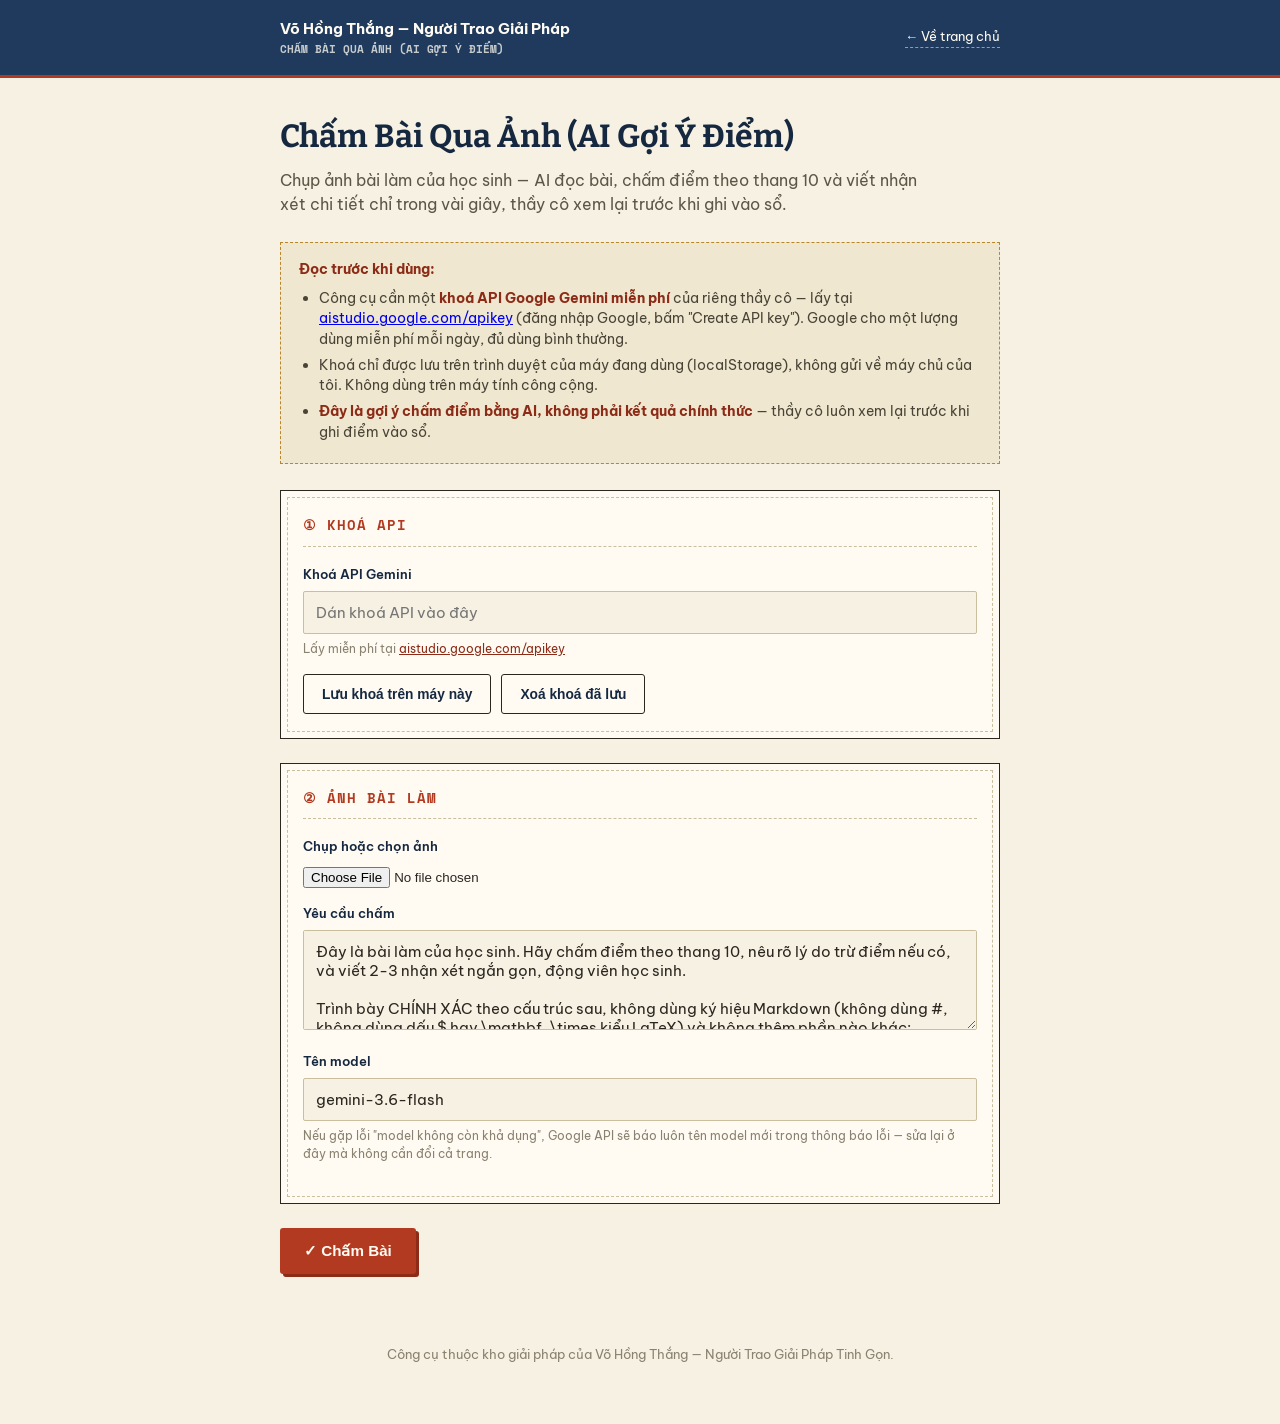
<file: cham-bai-qua-anh.html>
<!doctype html>
<html lang="vi">
<head>
<meta charset="UTF-8">
<meta name="viewport" content="width=device-width, initial-scale=1.0">
<title>Chấm Bài Qua Ảnh (AI) | Người Trao Giải Pháp</title>
<link rel="icon" type="image/png" href="favicon-32.png">
<link rel="preconnect" href="https://fonts.googleapis.com">
<link rel="preconnect" href="https://fonts.gstatic.com" crossorigin>
<link href="https://fonts.googleapis.com/css2?family=Bitter:ital,wght@0,700;0,900;1,600&family=Be+Vietnam+Pro:wght@400;500;600;700&family=Space+Mono:wght@400;700&display=swap" rel="stylesheet">
<style>
:root{
  --paper:#F6F1E2; --paper-2:#EFE7CF; --ink:#1F3A5C; --ink-dark:#152840;
  --stamp:#B23A20; --stamp-dark:#8C2B17; --gold:#B8862B; --charcoal:#2B2620;
  --line:#CBBE9C; --white:#FFFBF3; --good:#2F6B3E;
}
*{box-sizing:border-box; margin:0; padding:0;}
body{background:var(--paper); color:var(--charcoal); font-family:'Be Vietnam Pro',sans-serif; line-height:1.5; padding-bottom:60px;}
h1,h2,h3,h4{font-family:'Bitter',serif;}
.mono{font-family:'Space Mono',monospace;}
.wrap{max-width:760px; margin:0 auto; padding:0 20px;}
header{background:var(--ink); color:var(--white); padding:18px 0; border-bottom:3px solid var(--stamp); margin-bottom:34px;}
header .wrap{display:flex; align-items:center; justify-content:space-between; gap:12px; flex-wrap:wrap;}
.brand{font-weight:700; font-size:0.95rem;}
.brand small{display:block; font-size:0.68rem; opacity:0.75; font-family:'Space Mono',monospace;}
.back{color:var(--white); text-decoration:none; font-size:0.82rem; border-bottom:1px dashed rgba(255,255,255,0.5);}

h1.title{font-size:clamp(1.5rem,4vw,2rem); color:var(--ink-dark); margin-bottom:8px;}
.subtitle{color:#5c5647; margin-bottom:26px; max-width:60ch;}

.notice{
  background:var(--paper-2); border:1.5px dashed var(--gold); padding:16px 18px; margin-bottom:26px; font-size:0.86rem; color:#4a4437;
}
.notice b{color:var(--stamp-dark);}
.notice ul{margin:8px 0 0; padding-left:20px;}
.notice li{margin-bottom:5px;}

.panel{background:var(--white); border:1.5px solid var(--charcoal); padding:24px 22px; margin-bottom:24px; position:relative;}
.panel::after{content:""; position:absolute; inset:6px; border:1px dashed var(--line); pointer-events:none;}
.panel h3{font-size:0.85rem; text-transform:uppercase; letter-spacing:1px; font-family:'Space Mono',monospace; color:var(--stamp); margin-bottom:18px; border-bottom:1px dashed var(--line); padding-bottom:10px;}

.field{margin-bottom:16px;}
label{display:block; font-size:0.84rem; font-weight:600; margin-bottom:6px; color:var(--ink-dark);}
input[type=text],input[type=password],textarea{
  width:100%; padding:11px 12px; border:1.5px solid var(--line); background:var(--paper);
  font-family:inherit; font-size:0.95rem; color:var(--charcoal); border-radius:2px;
}
textarea{min-height:100px; resize:vertical; font-family:'Be Vietnam Pro',sans-serif;}
input:focus,textarea:focus{outline:none; border-color:var(--stamp);}
.hint{font-size:0.76rem; color:#8a8270; margin-top:6px;}
.hint a{color:var(--stamp-dark);}
.row{display:flex; gap:10px; flex-wrap:wrap;}

.btn{
  display:inline-flex; align-items:center; gap:8px; padding:11px 18px; border-radius:3px;
  font-weight:700; font-size:0.86rem; cursor:pointer; border:none; text-decoration:none;
}
.btn-stamp{background:var(--stamp); color:var(--white); box-shadow:3px 3px 0 var(--stamp-dark); transition:transform .12s ease;}
.btn-stamp:hover{transform:translate(-1px,-1px);}
.btn-stamp:disabled{opacity:.6; cursor:default; transform:none;}
.btn-outline{background:transparent; color:var(--ink-dark); border:1.5px solid var(--charcoal);}
.btn-lg{padding:14px 24px; font-size:0.95rem;}

.preview{max-width:220px; border-radius:2px; border:1.5px solid var(--line); margin-top:10px; display:none;}
.status{margin-top:14px; font-size:0.85rem; color:#6b6353; min-height:1.2em; white-space:pre-wrap;}
.status.error{color:var(--stamp-dark); font-weight:600;}

.result{background:var(--white); border:1.5px solid var(--charcoal); border-radius:2px; padding:20px 22px; margin-top:18px; font-size:0.95rem; display:none; position:relative;}
.result::after{content:""; position:absolute; inset:6px; border:1px dashed var(--line); pointer-events:none;}
.result-disclaimer{font-size:0.78rem; color:#8a8270; margin-top:10px; font-style:italic;}

.score-box{display:flex; align-items:baseline; gap:10px; background:var(--paper-2); border:1.5px solid var(--stamp); border-radius:2px; padding:14px 18px; margin-bottom:18px; position:relative; z-index:1;}
.score-label{font-family:'Space Mono',monospace; font-size:0.72rem; font-weight:700; color:var(--stamp-dark); text-transform:uppercase; letter-spacing:0.5px;}
.score-num{font-family:'Bitter',serif; font-weight:900; font-size:1.9rem; color:var(--stamp); line-height:1;}
.score-max{font-family:'Space Mono',monospace; font-size:1rem; font-weight:700; color:var(--stamp-dark);}

.grading-body{position:relative; z-index:1;}
.grading-body h4{font-family:'Space Mono',monospace; font-size:0.78rem; text-transform:uppercase; letter-spacing:0.8px; color:var(--stamp); margin:18px 0 10px; border-bottom:1px dashed var(--line); padding-bottom:8px;}
.grading-body h4:first-child{margin-top:0;}
.grading-body p{margin:0 0 10px;}
.grading-body ul{margin:0 0 14px; padding-left:22px;}
.grading-body li{margin-bottom:8px;}
.grading-body strong{color:var(--ink-dark);}
.grading-body hr{border:none; border-top:1px dashed var(--line); margin:16px 0;}
.grading-body code{background:var(--paper-2); border:1px solid var(--line); border-radius:2px; padding:1px 6px; font-family:'Space Mono',monospace; font-size:0.85em;}

footer{text-align:center; font-size:0.8rem; color:#8a8270; margin-top:40px;}
</style>
</head>
<body>

<header>
  <div class="wrap">
    <div class="brand">Võ Hồng Thắng — Người Trao Giải Pháp<small>CHẤM BÀI QUA ẢNH (AI GỢI Ý ĐIỂM)</small></div>
    <a class="back" href="index.html">← Về trang chủ</a>
  </div>
</header>

<div class="wrap">
  <h1 class="title">Chấm Bài Qua Ảnh (AI Gợi Ý Điểm)</h1>
  <p class="subtitle">Chụp ảnh bài làm của học sinh — AI đọc bài, chấm điểm theo thang 10 và viết nhận xét chi tiết chỉ trong vài giây, thầy cô xem lại trước khi ghi vào sổ.</p>

  <div class="notice">
    <b>Đọc trước khi dùng:</b>
    <ul>
      <li>Công cụ cần một <b>khoá API Google Gemini miễn phí</b> của riêng thầy cô — lấy tại <a href="https://aistudio.google.com/apikey" target="_blank" rel="noopener">aistudio.google.com/apikey</a> (đăng nhập Google, bấm "Create API key"). Google cho một lượng dùng miễn phí mỗi ngày, đủ dùng bình thường.</li>
      <li>Khoá chỉ được lưu trên trình duyệt của máy đang dùng (localStorage), không gửi về máy chủ của tôi. Không dùng trên máy tính công cộng.</li>
      <li><b>Đây là gợi ý chấm điểm bằng AI, không phải kết quả chính thức</b> — thầy cô luôn xem lại trước khi ghi điểm vào sổ.</li>
    </ul>
  </div>

  <div class="panel">
    <h3>① Khoá API</h3>
    <div class="field">
      <label>Khoá API Gemini</label>
      <input type="password" id="apiKey" placeholder="Dán khoá API vào đây">
      <div class="hint">Lấy miễn phí tại <a href="https://aistudio.google.com/apikey" target="_blank" rel="noopener">aistudio.google.com/apikey</a></div>
    </div>
    <div class="row">
      <button class="btn btn-outline" onclick="saveKey()">Lưu khoá trên máy này</button>
      <button class="btn btn-outline" onclick="clearKey()">Xoá khoá đã lưu</button>
    </div>
  </div>

  <div class="panel">
    <h3>② Ảnh bài làm</h3>
    <div class="field">
      <label>Chụp hoặc chọn ảnh</label>
      <input type="file" id="photoInput" accept="image/*" capture="environment">
      <img id="preview" class="preview">
    </div>
    <div class="field">
      <label>Yêu cầu chấm</label>
      <textarea id="prompt">Đây là bài làm của học sinh. Hãy chấm điểm theo thang 10, nêu rõ lý do trừ điểm nếu có, và viết 2-3 nhận xét ngắn gọn, động viên học sinh.

Trình bày CHÍNH XÁC theo cấu trúc sau, không dùng ký hiệu Markdown (không dùng #, không dùng dấu $ hay \mathbf, \times kiểu LaTeX) và không thêm phần nào khác:

ĐIỂM TỔNG: [số điểm]/10

NHẬN XÉT TỪNG CÂU:
- [Câu ...: đúng/sai, lý do nếu sai, đáp án đúng nếu có]

ƯU ĐIỂM:
- [...]

HẠN CHẾ:
- [...]

GỢI Ý CẢI THIỆN:
- [...]</textarea>
    </div>
    <div class="field">
      <label>Tên model</label>
      <input type="text" id="modelName" value="gemini-3.6-flash">
      <div class="hint">Nếu gặp lỗi "model không còn khả dụng", Google API sẽ báo luôn tên model mới trong thông báo lỗi — sửa lại ở đây mà không cần đổi cả trang.</div>
    </div>
  </div>

  <button class="btn btn-stamp btn-lg" id="gradeBtn" onclick="gradePhoto()">✓ Chấm Bài</button>
  <div class="status" id="status"></div>
  <div class="result" id="result"></div>
  <div class="result-disclaimer" id="resultDisclaimer" style="display:none;">Đây là gợi ý từ AI — thầy cô vui lòng xem lại trước khi ghi điểm chính thức.</div>

  <footer>Công cụ thuộc kho giải pháp của Võ Hồng Thắng — Người Trao Giải Pháp Tinh Gọn.</footer>
</div>

<script>
"use strict";
const KEY_STORAGE = "thangvo_gemini_api_key";

document.getElementById("apiKey").value = localStorage.getItem(KEY_STORAGE) || "";

function saveKey(){
  const v = document.getElementById("apiKey").value.trim();
  if (!v) { setStatus("Chưa nhập khoá API.", true); return; }
  try {
    localStorage.setItem(KEY_STORAGE, v);
    setStatus("Đã lưu khoá trên máy này.");
  } catch (e) {
    setStatus("Không lưu được (trình duyệt chặn lưu trữ). Vẫn có thể dùng trong phiên này.", true);
  }
}
function clearKey(){
  localStorage.removeItem(KEY_STORAGE);
  document.getElementById("apiKey").value = "";
  setStatus("Đã xoá khoá đã lưu.");
}

let photoBase64 = null, photoMime = null;
document.getElementById("photoInput").addEventListener("change", (e) => {
  const file = e.target.files[0];
  if (!file) return;
  photoMime = file.type || "image/jpeg";
  const reader = new FileReader();
  reader.onload = () => {
    photoBase64 = reader.result.split(",")[1];
    const img = document.getElementById("preview");
    img.src = reader.result;
    img.style.display = "block";
  };
  reader.readAsDataURL(file);
});

function setStatus(text, isError){
  const el = document.getElementById("status");
  el.textContent = text;
  el.className = "status" + (isError ? " error" : "");
}

async function gradePhoto(){
  const apiKey = document.getElementById("apiKey").value.trim();
  const prompt = document.getElementById("prompt").value.trim();
  const model = document.getElementById("modelName").value.trim() || "gemini-3.6-flash";
  const btn = document.getElementById("gradeBtn");
  const resultEl = document.getElementById("result");
  const disclaimerEl = document.getElementById("resultDisclaimer");

  if (!apiKey) { setStatus("Chưa nhập khoá API Gemini ở mục 1.", true); return; }
  if (!photoBase64) { setStatus("Chưa chọn ảnh bài làm ở mục 2.", true); return; }

  btn.disabled = true;
  resultEl.style.display = "none";
  disclaimerEl.style.display = "none";
  setStatus("Đang gửi ảnh cho AI chấm, vui lòng chờ...");

  const endpoint = `https://generativelanguage.googleapis.com/v1beta/models/${encodeURIComponent(model)}:generateContent?key=${encodeURIComponent(apiKey)}`;
  const body = {
    contents: [{
      parts: [
        { text: prompt },
        { inline_data: { mime_type: photoMime, data: photoBase64 } }
      ]
    }]
  };

  try {
    const resp = await fetch(endpoint, {
      method: "POST",
      headers: { "Content-Type": "application/json" },
      body: JSON.stringify(body),
    });
    const data = await resp.json();
    if (!resp.ok) {
      let msg = (data && data.error && data.error.message) ? data.error.message : ("Lỗi HTTP " + resp.status);
      if (/no longer available|not found/i.test(msg)) msg += "\n→ Sửa ô \"Tên model\" ở mục 2 theo tên model mà thông báo lỗi vừa gợi ý, rồi bấm Chấm bài lại.";
      setStatus("Lỗi từ Gemini API: " + msg, true);
      btn.disabled = false;
      return;
    }
    const text = data?.candidates?.[0]?.content?.parts?.map(p => p.text).filter(Boolean).join("\n");
    if (!text) {
      setStatus("AI không trả về nội dung. Thử lại hoặc đổi ảnh rõ hơn.", true);
      console.log("Raw response:", JSON.stringify(data));
      btn.disabled = false;
      return;
    }
    renderResult(text);
    setStatus("Xong.");
  } catch (err) {
    setStatus("Không gọi được API (kiểm tra mạng hoặc khoá API): " + err.message, true);
  }
  btn.disabled = false;
}

function renderResult(rawText){
  const resultEl = document.getElementById("result");
  const disclaimerEl = document.getElementById("resultDisclaimer");

  const scorePatterns = [
    /ĐIỂM TỔNG\s*[:\-]?\s*([\d,.]+)\s*\/\s*10/i,
    /Điểm đề xuất\s*[:\-]?\s*([\d,.]+)\s*\/\s*10/i,
    /Điểm\s*[:\-]?\s*([\d,.]+)\s*\/\s*10/i,
  ];
  let score = null;
  for (const re of scorePatterns) {
    const m = rawText.match(re);
    if (m) { score = m[1].trim(); break; }
  }

  const bodyText = score
    ? rawText.replace(/^.*(ĐIỂM TỔNG|Điểm đề xuất|Điểm)\s*[:\-]?\s*[\d,.]+\s*\/\s*10.*$/mi, "").trim()
    : rawText;

  let html = "";
  if (score) {
    html += `<div class="score-box"><span class="score-label">Điểm đề xuất</span><span class="score-num">${escapeHtml(score)}</span><span class="score-max">/10</span></div>`;
  }
  html += `<div class="grading-body">${mdLiteToHtml(bodyText)}</div>`;

  resultEl.innerHTML = html;
  resultEl.style.display = "block";
  disclaimerEl.style.display = "block";
}

function mdLiteToHtml(raw){
  const cleaned = raw
    .replace(/\\mathbf\{([^}]*)\}/g, "**$1**")
    .replace(/\\text\{([^}]*)\}/g, "$1")
    .replace(/\\times/g, "×")
    .replace(/\\div/g, "÷")
    .replace(/\\rightarrow/g, "→")
    .replace(/\$\$?/g, "");

  const lines = cleaned.split("\n");
  let html = "";
  let inList = false;
  const closeList = () => { if (inList) { html += "</ul>"; inList = false; } };

  lines.forEach(rawLine => {
    const line = rawLine.trim();
    if (!line) { closeList(); return; }

    if (/^-{3,}$/.test(line)) { closeList(); html += "<hr>"; return; }

    const headingMatch = line.match(/^#{1,4}\s*(.+)$/);
    if (headingMatch) { closeList(); html += `<h4>${inlineMd(headingMatch[1])}</h4>`; return; }

    const bulletMatch = rawLine.match(/^\s*[*\-•]\s+(.+)$/);
    if (bulletMatch) {
      if (!inList) { html += "<ul>"; inList = true; }
      html += `<li>${inlineMd(bulletMatch[1])}</li>`;
      return;
    }

    closeList();
    html += `<p>${inlineMd(line)}</p>`;
  });
  closeList();
  return html;
}

function inlineMd(s){
  let esc = escapeHtml(s);
  esc = esc.replace(/\*\*(.+?)\*\*/g, "<strong>$1</strong>");
  esc = esc.replace(/(^|[^*])\*([^*\n]+)\*([^*]|$)/g, "$1<em>$2</em>$3");
  esc = esc.replace(/`([^`]+)`/g, "<code>$1</code>");
  return esc;
}

function escapeHtml(v){
  return String(v ?? "").replace(/[&<>"']/g, c => ({"&":"&amp;","<":"&lt;",">":"&gt;",'"':"&quot;","'":"&#39;"}[c]));
}
</script>
</body>
</html>
</file>
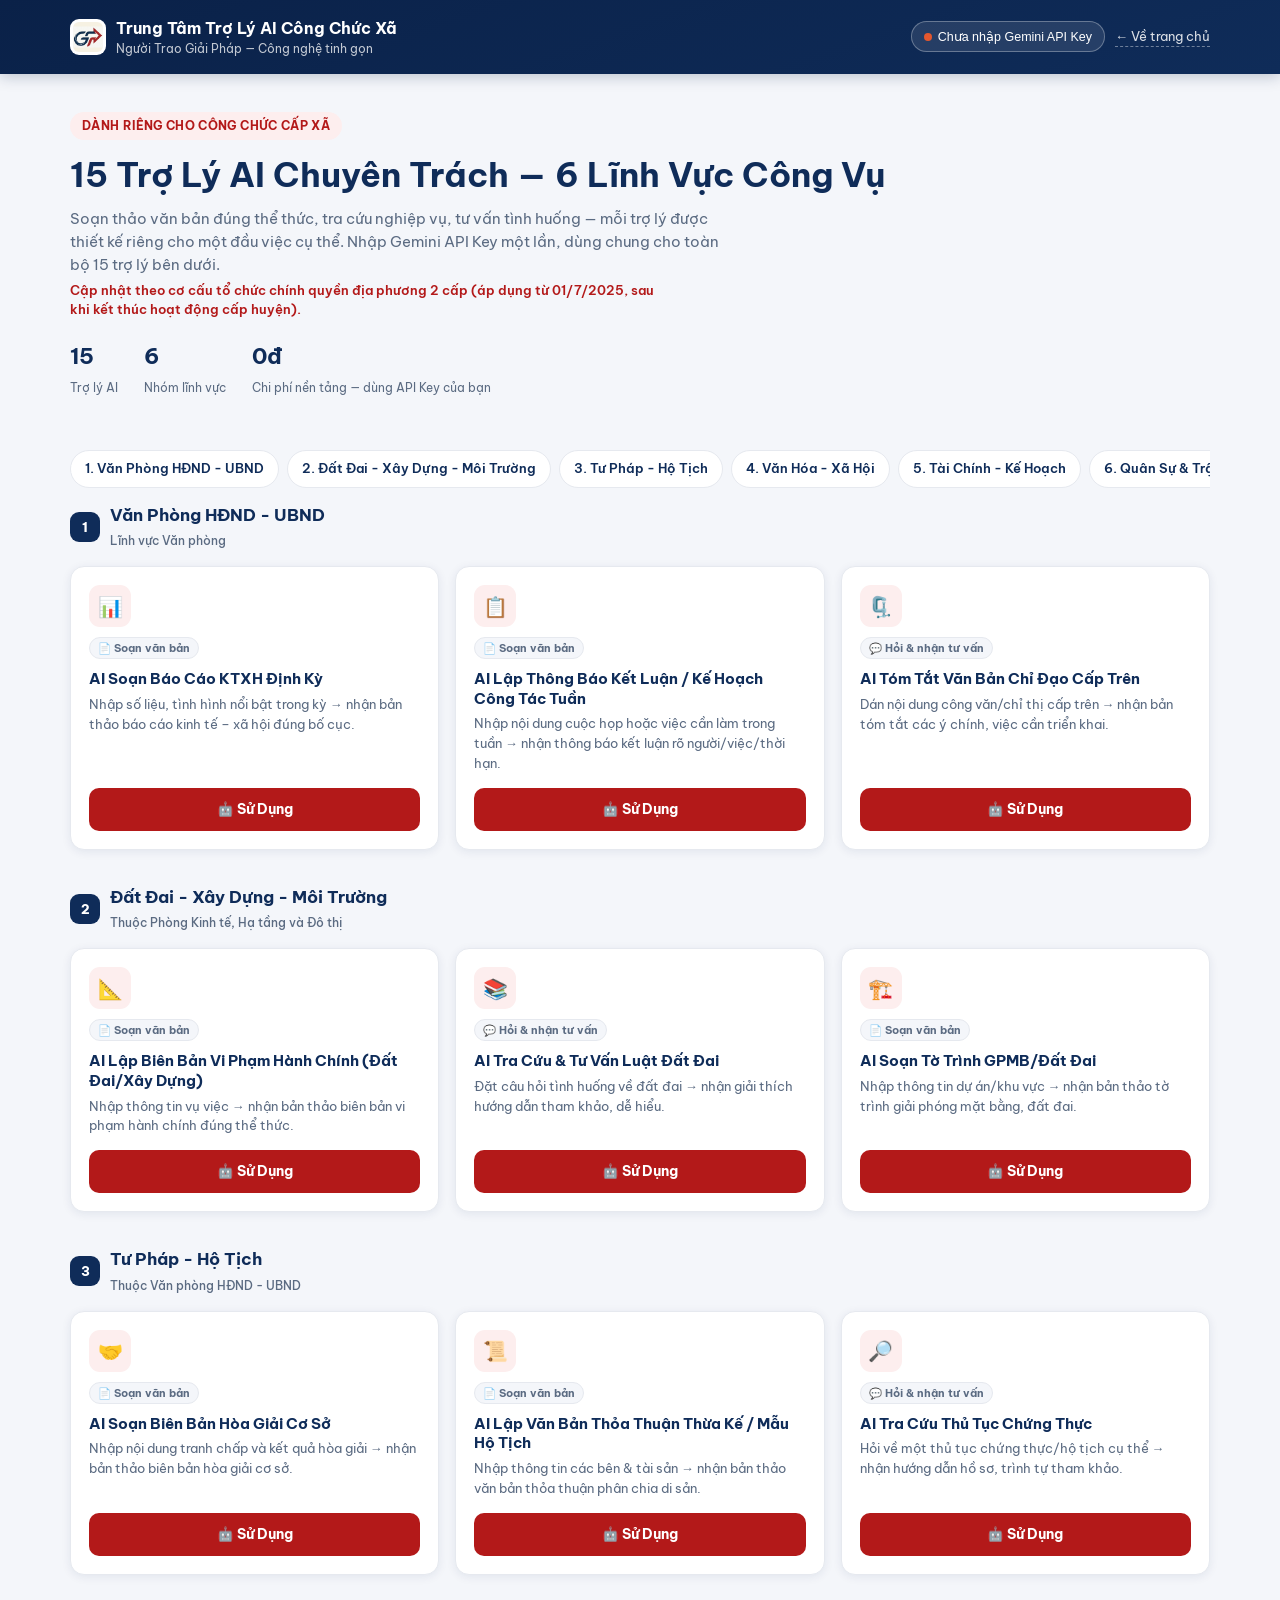
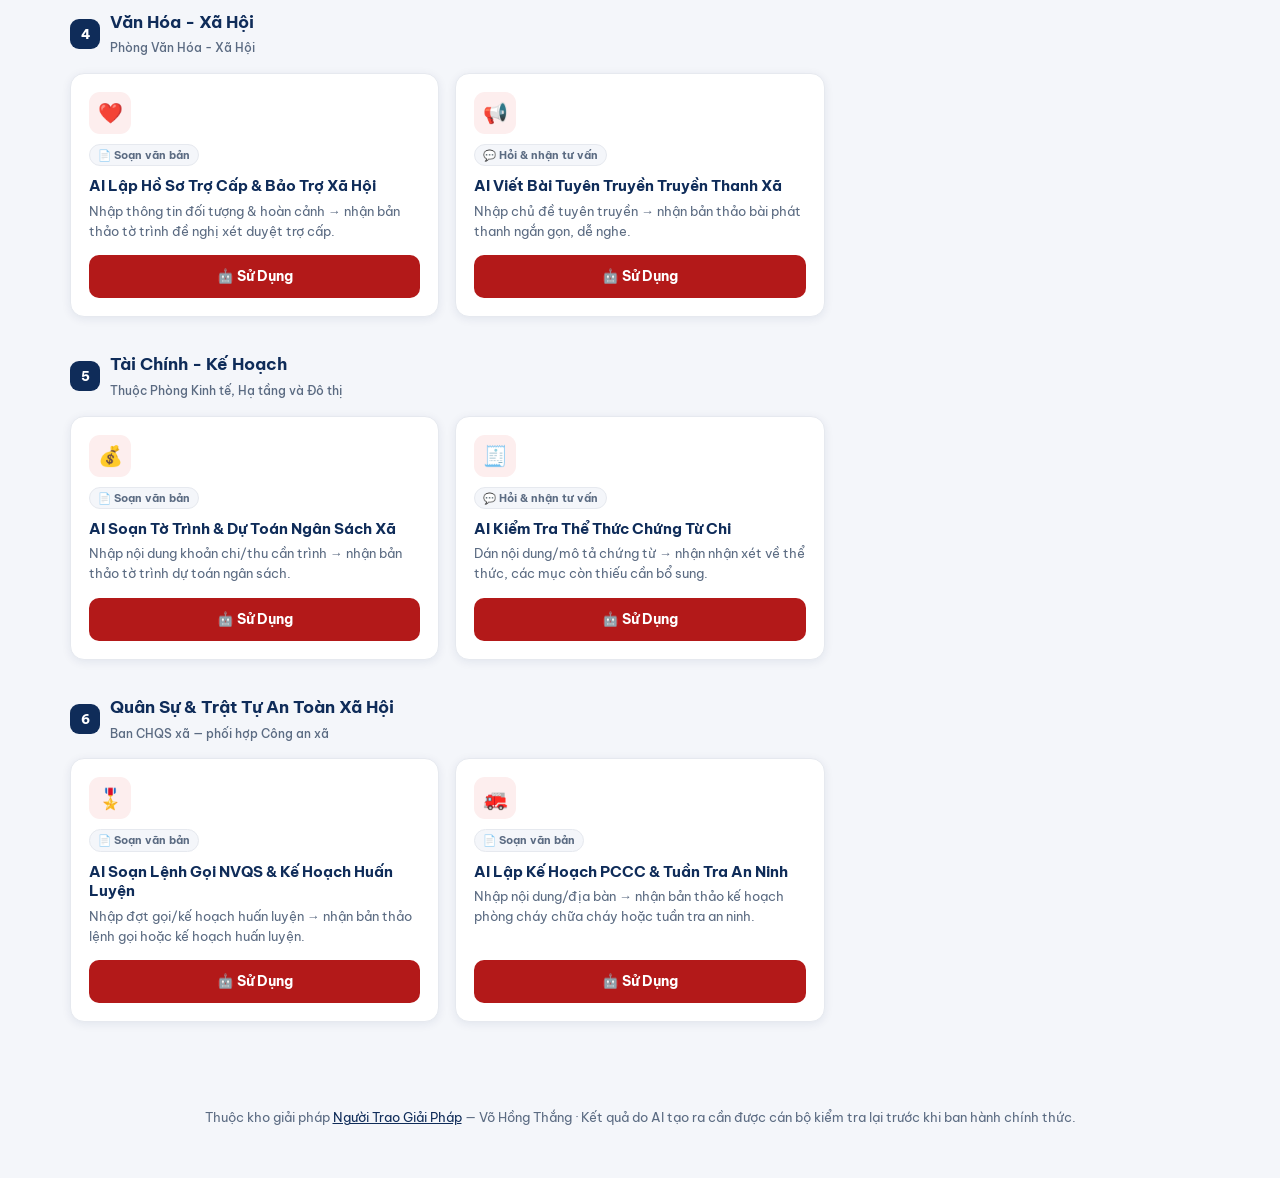
<file: cong-chuc-xa.html>
<!DOCTYPE html>
<html lang="vi">
<head>
<meta charset="UTF-8">
<meta name="viewport" content="width=device-width, initial-scale=1.0">
<title>Trung Tâm Trợ Lý AI & Văn Bản Chuyên Môn Công Chức Xã | Người Trao Giải Pháp</title>
<meta name="description" content="15 Trợ lý AI chuyên trách theo 6 lĩnh vực công vụ cấp xã — Văn phòng, Địa chính, Tư pháp, Văn hoá - Xã hội, Tài chính, Quân sự & An ninh. Soạn thảo văn bản, tra cứu, tư vấn nghiệp vụ ngay trên trình duyệt.">
<link rel="canonical" href="https://vohongthang.github.io/nguoi-trao-giai-phap/cong-chuc-xa.html">

<link rel="manifest" href="manifest.json">
<meta name="theme-color" content="#0f2c59">
<link rel="apple-touch-icon" href="favicon-180.png">
<meta name="apple-mobile-web-app-capable" content="yes">
<meta name="apple-mobile-web-app-status-bar-style" content="black-translucent">
<meta name="apple-mobile-web-app-title" content="Trợ Lý Công Chức Xã">

<link rel="icon" type="image/png" sizes="32x32" href="favicon-32.png">
<link rel="icon" type="image/png" sizes="192x192" href="favicon-192.png">

<link rel="preconnect" href="https://fonts.googleapis.com">
<link rel="preconnect" href="https://fonts.gstatic.com" crossorigin>
<link href="https://fonts.googleapis.com/css2?family=Be+Vietnam+Pro:wght@400;500;600;700;800&display=swap" rel="stylesheet">

<link rel="stylesheet" href="css/style.css">
</head>
<body>

<header class="cxa-header">
  <div class="wrap">
    <a class="cxa-brand" href="index.html">
      <img src="logo-mark.png" alt="Người Trao Giải Pháp">
      <span>
        <b>Trung Tâm Trợ Lý AI Công Chức Xã</b>
        <small>Người Trao Giải Pháp — Công nghệ tinh gọn</small>
      </span>
    </a>
    <div class="cxa-header-actions">
      <button class="key-pill" id="keyPill" type="button">
        <span class="dot"></span><span class="label">Chưa nhập Gemini API Key</span>
      </button>
      <a class="cxa-back" href="index.html">← Về trang chủ</a>
    </div>
  </div>
</header>

<main>
  <section class="cxa-hero">
    <div class="wrap">
      <span class="kicker">DÀNH RIÊNG CHO CÔNG CHỨC CẤP XÃ</span>
      <h1>15 Trợ Lý AI Chuyên Trách — 6 Lĩnh Vực Công Vụ</h1>
      <p>Soạn thảo văn bản đúng thể thức, tra cứu nghiệp vụ, tư vấn tình huống — mỗi trợ lý được thiết kế riêng cho một đầu việc cụ thể. Nhập Gemini API Key một lần, dùng chung cho toàn bộ <span id="roleCount">15</span> trợ lý bên dưới.</p>
      <p class="cxa-hero-note">Cập nhật theo cơ cấu tổ chức chính quyền địa phương 2 cấp (áp dụng từ 01/7/2025, sau khi kết thúc hoạt động cấp huyện).</p>
      <div class="cxa-hero-stats">
        <div><b id="roleCountStat">15</b><span>Trợ lý AI</span></div>
        <div><b>6</b><span>Nhóm lĩnh vực</span></div>
        <div><b>0đ</b><span>Chi phí nền tảng — dùng API Key của bạn</span></div>
      </div>
    </div>
  </section>

  <section class="cxa-section">
    <div class="wrap">
      <div class="group-nav" id="groupNav"></div>
      <div id="roleGroups"></div>
    </div>
  </section>
</main>

<div id="installBanner" hidden>
  <p><strong>Cài vào màn hình chính</strong>Mở nhanh như một ứng dụng, dùng cả khi không có mạng ổn định.</p>
  <button class="btn btn-primary btn-sm" id="installBtn" type="button">Cài đặt</button>
  <button class="btn btn-ghost-dark btn-sm" id="dismissInstallBtn" type="button">Để sau</button>
</div>

<div class="modal-backdrop" id="keyModal" hidden>
  <div class="modal-box">
    <h3>🔑 Gemini API Key</h3>
    <p>Nhập API Key Gemini của bạn — chỉ lưu trên trình duyệt máy này (LocalStorage), dùng chung cho toàn bộ 15 trợ lý AI. Người Trao Giải Pháp không thu thập hay nhìn thấy Key này.</p>
    <input type="password" id="keyInput" placeholder="Dán Gemini API Key vào đây...">
    <div class="modal-actions">
      <button class="btn btn-primary" id="saveKeyBtn" type="button">💾 Lưu Key</button>
      <button class="btn btn-outline" id="removeKeyBtn" type="button">Xoá Key</button>
      <button class="btn btn-outline" id="closeKeyModalBtn" type="button">Đóng</button>
    </div>
    <p class="modal-note">Chưa có API Key? Lấy miễn phí tại <a href="https://aistudio.google.com/apikey" target="_blank" rel="noopener">aistudio.google.com/apikey</a>.</p>
  </div>
</div>

<div id="toast"></div>

<footer class="cxa-footer">
  <div class="wrap">
    Thuộc kho giải pháp <a href="index.html">Người Trao Giải Pháp</a> — Võ Hồng Thắng · Kết quả do AI tạo ra cần được cán bộ kiểm tra lại trước khi ban hành chính thức.
  </div>
</footer>

<script src="js/ai-roles.js"></script>
<script src="js/app.js"></script>
</body>
</html>
</file>
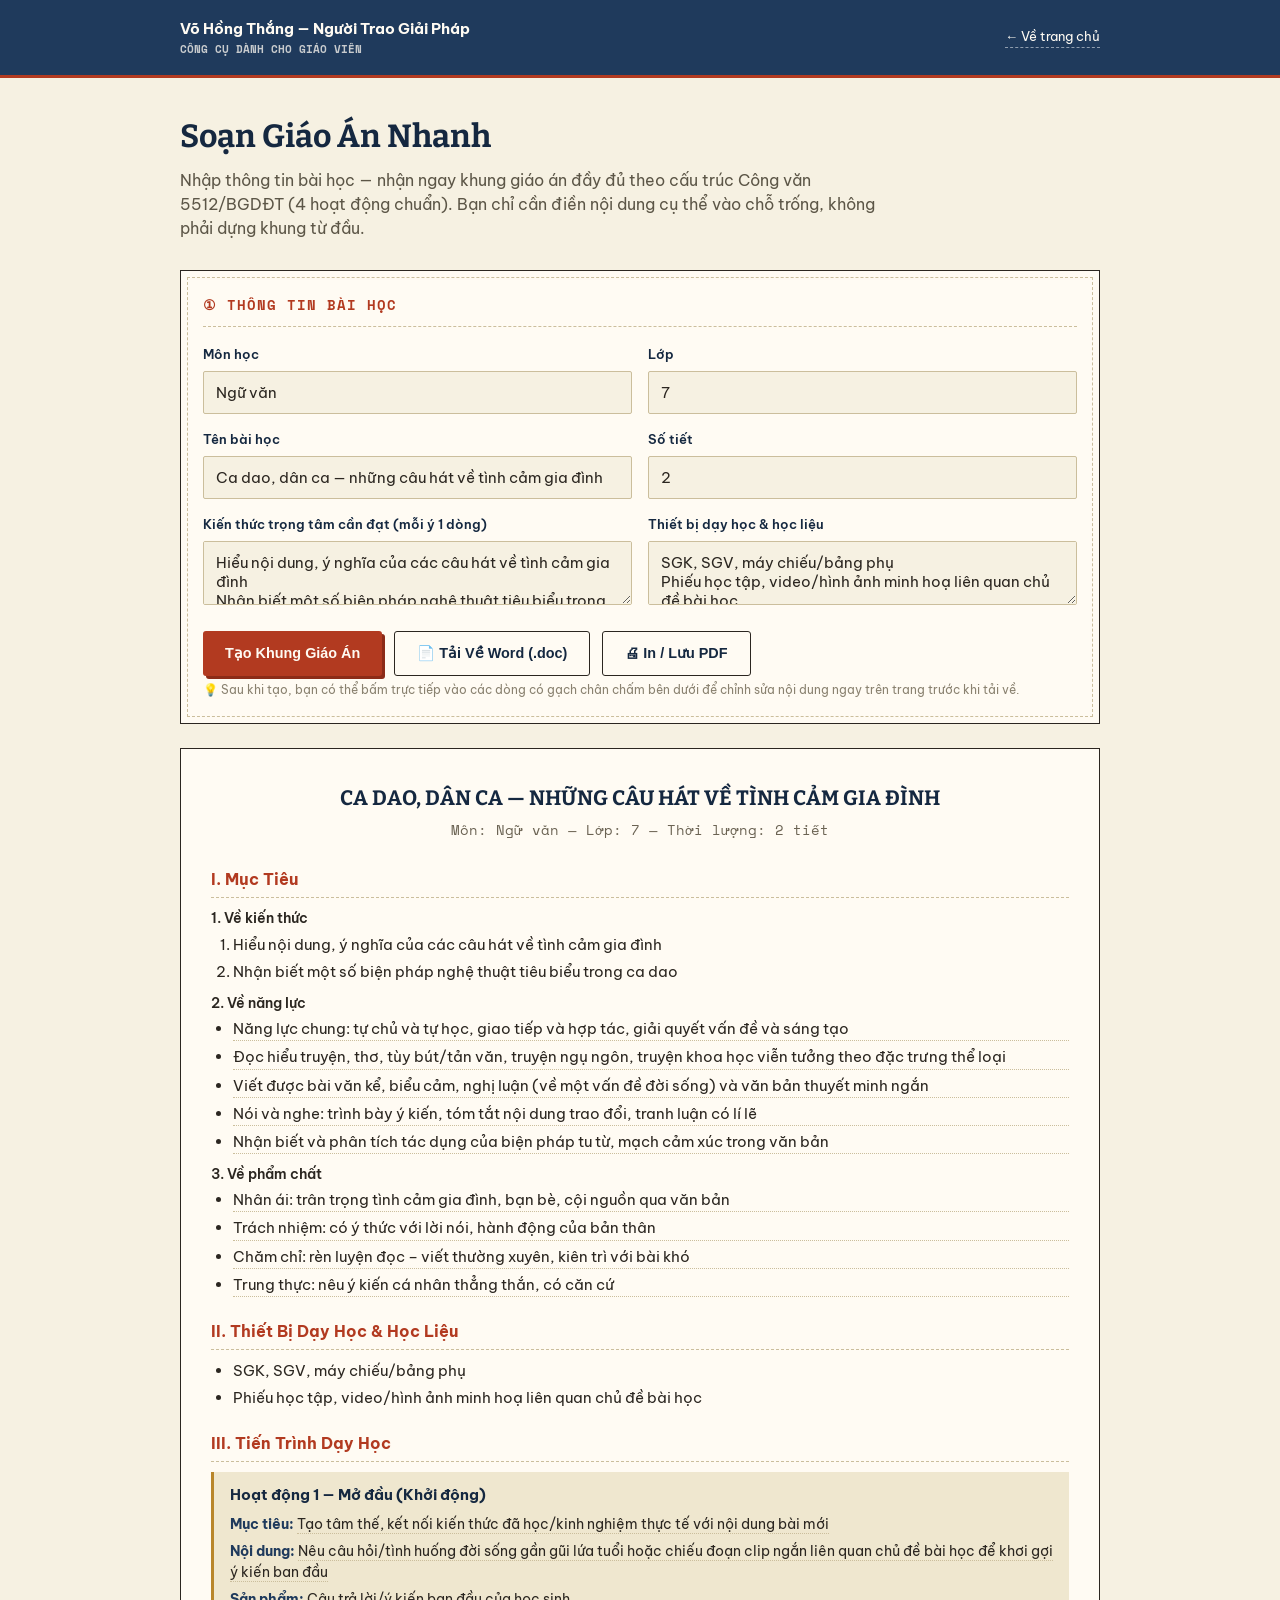
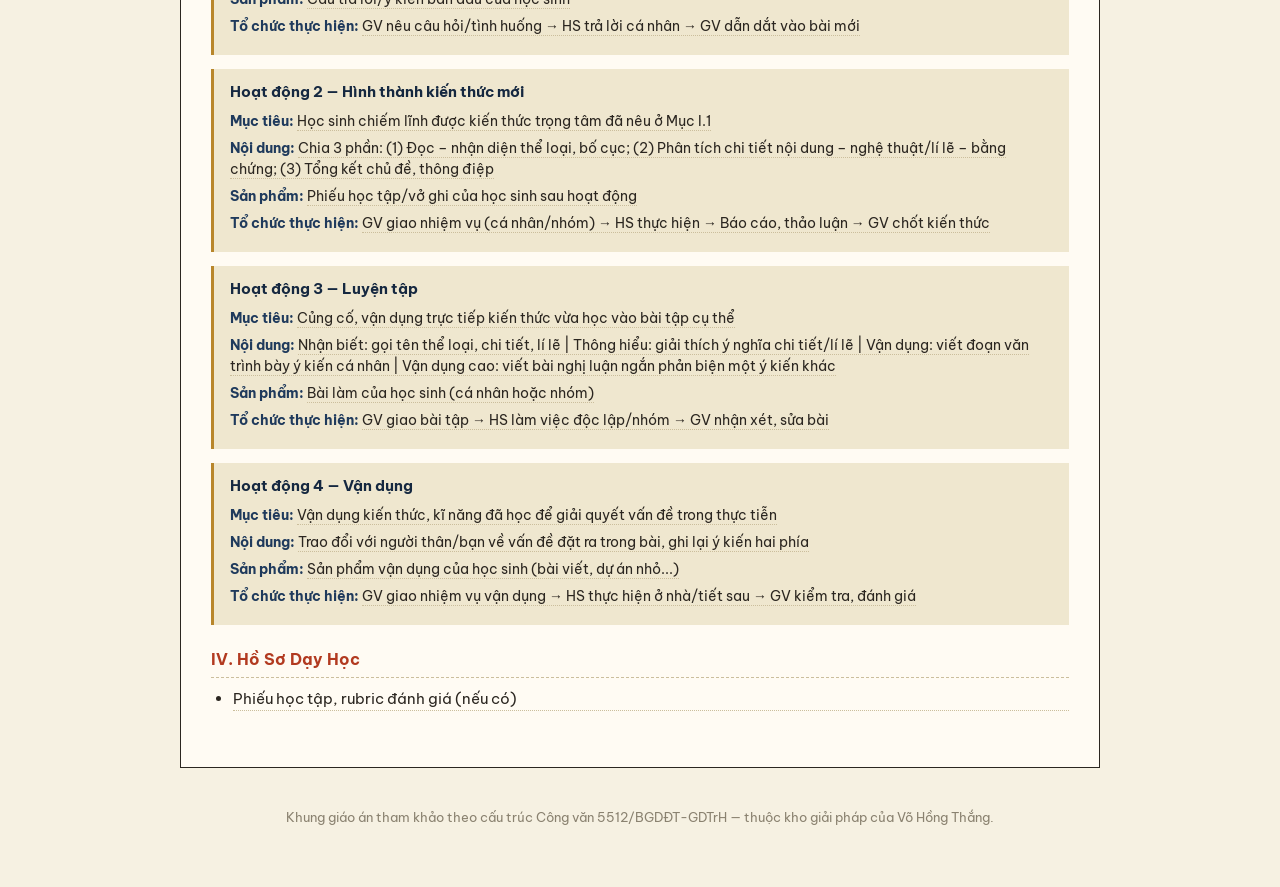
<file: index.html (2).html>
<!DOCTYPE html>
<html lang="vi">
<head>
<meta charset="UTF-8">
<meta name="viewport" content="width=device-width, initial-scale=1.0">
<title>Soạn Giáo Án Nhanh | Người Trao Giải Pháp</title>
<link rel="icon" type="image/png" href="favicon-32.png">
<link rel="preconnect" href="https://fonts.googleapis.com">
<link href="https://fonts.googleapis.com/css2?family=Bitter:ital,wght@0,700;0,900;1,600&family=Be+Vietnam+Pro:wght@400;500;600;700&family=Space+Mono:wght@400;700&display=swap" rel="stylesheet">
<style>
  :root{
    --paper:#F6F1E2; --paper-2:#EFE7CF; --ink:#1F3A5C; --ink-dark:#152840;
    --stamp:#B23A20; --stamp-dark:#8C2B17; --gold:#B8862B; --charcoal:#2B2620;
    --line:#CBBE9C; --white:#FFFBF3;
  }
  *{box-sizing:border-box; margin:0; padding:0;}
  body{background:var(--paper); color:var(--charcoal); font-family:'Be Vietnam Pro',sans-serif; line-height:1.5; padding-bottom:60px;}
  h1,h2,h3{font-family:'Bitter',serif;}
  .mono{font-family:'Space Mono',monospace;}
  .wrap{max-width:960px; margin:0 auto; padding:0 20px;}
  header{background:var(--ink); color:var(--white); padding:18px 0; border-bottom:3px solid var(--stamp); margin-bottom:34px;}
  header .wrap{display:flex; align-items:center; justify-content:space-between; gap:12px; flex-wrap:wrap;}
  .brand{font-weight:700; font-size:0.95rem;}
  .brand small{display:block; font-size:0.68rem; opacity:0.75; font-family:'Space Mono',monospace;}
  .back{color:var(--white); text-decoration:none; font-size:0.82rem; border-bottom:1px dashed rgba(255,255,255,0.5);}

  h1.title{font-size:clamp(1.5rem,4vw,2rem); color:var(--ink-dark); margin-bottom:8px;}
  .subtitle{color:#5c5647; margin-bottom:30px; max-width:64ch;}

  .panel{background:var(--white); border:1.5px solid var(--charcoal); padding:24px 22px; margin-bottom:24px; position:relative;}
  .panel::after{content:""; position:absolute; inset:6px; border:1px dashed var(--line); pointer-events:none;}
  .panel h3{font-size:0.85rem; text-transform:uppercase; letter-spacing:1px; font-family:'Space Mono',monospace; color:var(--stamp); margin-bottom:18px; border-bottom:1px dashed var(--line); padding-bottom:10px;}

  .grid{display:grid; gap:16px; grid-template-columns:1fr;}
  @media(min-width:700px){.grid.cols-2{grid-template-columns:1fr 1fr;}}
  @media(min-width:700px){.grid.cols-3{grid-template-columns:1fr 1fr 1fr;}}

  label{display:block; font-size:0.84rem; font-weight:600; margin-bottom:6px; color:var(--ink-dark);}
  input[type=text], input[type=number], select, textarea{
    width:100%; padding:11px 12px; border:1.5px solid var(--line); background:var(--paper);
    font-family:'Be Vietnam Pro',sans-serif; font-size:0.92rem; color:var(--charcoal); border-radius:2px;
  }
  textarea{resize:vertical; min-height:64px; font-family:'Be Vietnam Pro',sans-serif;}
  input:focus, select:focus, textarea:focus{outline:none; border-color:var(--stamp);}
  .hint{font-size:0.76rem; color:#8a8270; margin-top:5px;}

  .btn{
    display:inline-flex; align-items:center; gap:8px; padding:13px 22px; border-radius:3px;
    font-weight:700; font-size:0.9rem; cursor:pointer; border:none; text-decoration:none;
  }
  .btn-stamp{background:var(--stamp); color:var(--white); box-shadow:3px 3px 0 var(--stamp-dark);}
  .btn-outline{background:transparent; color:var(--ink-dark); border:1.5px solid var(--charcoal);}
  .btn-row{display:flex; gap:12px; flex-wrap:wrap; margin-top:20px;}

  #ketQua{display:none;}
  .giao-an{background:var(--white); border:1.5px solid var(--charcoal); padding:34px 30px;}
  .giao-an h2.ten-bai{text-align:center; font-size:1.3rem; color:var(--ink-dark); text-transform:uppercase; margin-bottom:6px;}
  .giao-an .meta-line{text-align:center; font-size:0.86rem; color:#6b6353; margin-bottom:26px; font-family:'Space Mono',monospace;}
  .muc{margin-bottom:22px;}
  .muc > h4{font-size:1rem; font-weight:700; color:var(--stamp); margin-bottom:10px; border-bottom:1px dashed var(--line); padding-bottom:6px;}
  .muc ol, .muc ul{margin-left:22px; margin-bottom:8px;}
  .muc li{margin-bottom:5px; font-size:0.92rem;}
  .hoat-dong{border-left:3px solid var(--gold); padding:12px 16px; margin-bottom:14px; background:var(--paper-2);}
  .hoat-dong h5{font-size:0.94rem; color:var(--ink-dark); margin-bottom:8px;}
  .hoat-dong .field{margin-bottom:6px; font-size:0.87rem;}
  .hoat-dong .field b{color:var(--ink);}
  .editable{outline:none; border-bottom:1px dotted var(--line); min-height:1.4em;}
  .editable:focus{background:#fffbe8;}

  @media print{
    header, .panel, .btn-row, footer{display:none !important;}
    body{padding:0; background:white;}
    .giao-an{border:none; padding:0;}
  }
  footer{text-align:center; font-size:0.8rem; color:#8a8270; margin-top:40px;}
</style>
</head>
<body>

<header>
  <div class="wrap">
    <div class="brand">Võ Hồng Thắng — Người Trao Giải Pháp<small>CÔNG CỤ DÀNH CHO GIÁO VIÊN</small></div>
    <a class="back" href="index.html">← Về trang chủ</a>
  </div>
</header>

<div class="wrap">
  <h1 class="title">Soạn Giáo Án Nhanh</h1>
  <p class="subtitle">Nhập thông tin bài học — nhận ngay khung giáo án đầy đủ theo cấu trúc Công văn 5512/BGDĐT (4 hoạt động chuẩn). Bạn chỉ cần điền nội dung cụ thể vào chỗ trống, không phải dựng khung từ đầu.</p>

  <div class="panel">
    <h3>① Thông Tin Bài Học</h3>
    <div class="grid cols-2">
      <div>
        <label>Môn học</label>
        <input type="text" id="monHoc" value="Ngữ văn" placeholder="VD: Toán, Ngữ văn, KHTN...">
      </div>
      <div>
        <label>Lớp</label>
        <input type="text" id="lop" value="7" placeholder="VD: 7">
      </div>
    </div>
    <div class="grid cols-2" style="margin-top:16px;">
      <div>
        <label>Tên bài học</label>
        <input type="text" id="tenBai" value="Ca dao, dân ca — những câu hát về tình cảm gia đình" placeholder="Nhập đúng tên bài trong SGK">
      </div>
      <div>
        <label>Số tiết</label>
        <input type="number" id="soTiet" value="2" min="1" max="10">
      </div>
    </div>
    <div class="grid cols-2" style="margin-top:16px;">
      <div>
        <label>Kiến thức trọng tâm cần đạt (mỗi ý 1 dòng)</label>
        <textarea id="kienThuc">Hiểu nội dung, ý nghĩa của các câu hát về tình cảm gia đình
Nhận biết một số biện pháp nghệ thuật tiêu biểu trong ca dao</textarea>
      </div>
      <div>
        <label>Thiết bị dạy học &amp; học liệu</label>
        <textarea id="thietBi">SGK, SGV, máy chiếu/bảng phụ
Phiếu học tập, video/hình ảnh minh hoạ liên quan chủ đề bài học</textarea>
      </div>
    </div>
    <div class="btn-row">
      <button class="btn btn-stamp" onclick="taoGiaoAn()">Tạo Khung Giáo Án</button>
      <button class="btn btn-outline" onclick="taiWord()">📄 Tải Về Word (.doc)</button>
      <button class="btn btn-outline" onclick="window.print()">🖨 In / Lưu PDF</button>
    </div>
    <p class="hint">💡 Sau khi tạo, bạn có thể bấm trực tiếp vào các dòng có gạch chân chấm bên dưới để chỉnh sửa nội dung ngay trên trang trước khi tải về.</p>
  </div>

  <div id="ketQua">
    <div class="giao-an" id="giaoAnContent">
      <!-- nội dung sinh ra bằng JS -->
    </div>
  </div>
</div>

<footer>Khung giáo án tham khảo theo cấu trúc Công văn 5512/BGDĐT-GDTrH — thuộc kho giải pháp của Võ Hồng Thắng.</footer>

<script>
// ============================================================
// GOI_Y_GIAO_AN — dữ liệu gợi ý theo LỚP (6-9) + MÔN học
// Áp dụng: THCS, sách Kết nối tri thức, năm học 2026–2027
// Dán đoạn này vào ĐẦU thẻ <script> trong soan-giao-an-nhanh.html
// (trước function esc(s){...})
// ============================================================
const GOI_Y_GIAO_AN = {
  "6": {
    "Ngữ văn": {
      "nangLuc": [
        "Đọc hiểu văn bản truyện dân gian, thơ, kí, văn bản thông tin theo đặc trưng thể loại",
        "Viết được đoạn văn, bài văn kể chuyện, tả cảnh/người, biểu cảm ngắn theo yêu cầu",
        "Nói và nghe: kể lại, trình bày ý kiến ngắn, mạch lạc trước lớp",
        "Cảm nhận vẻ đẹp ngôn từ, hình ảnh, biện pháp tu từ trong văn bản"
      ],
      "phamChat": [
        "Nhân ái: biết yêu thương, chia sẻ với bạn bè, người thân qua nhân vật, câu chuyện",
        "Yêu nước: trân trọng quê hương, cội nguồn qua các văn bản viết về đất nước",
        "Chăm chỉ: rèn thói quen đọc sách, luyện viết thường xuyên",
        "Trách nhiệm: giữ gìn sự trong sáng của tiếng Việt"
      ],
      "yeuCauCanDat": [
        "Nhận biết cốt truyện, nhân vật, chi tiết tiêu biểu trong truyện dân gian, truyện đồng thoại",
        "Nhận biết vần, nhịp, hình ảnh trong thơ (đặc biệt thể thơ lục bát)",
        "Nhận biết đặc điểm văn bản thông tin (nhan đề, sa pô, đề mục, hình ảnh minh họa)",
        "Viết được bài văn kể lại trải nghiệm, tả cảnh, tả người có bố cục rõ 3 phần",
        "Tóm tắt được nội dung chính của văn bản đã đọc bằng lời của mình"
      ],
      "hoatDong": {
        "moDau": "Cho xem tranh/nghe nhạc hoặc kể 1 tình huống gần gũi tuổi học trò → đặt câu hỏi gợi liên tưởng đến chủ đề bài đọc",
        "hinhThanh": "Chia 3 phần: (1) Đọc – tìm hiểu chung (tác giả, thể loại, bố cục); (2) Đọc hiểu chi tiết (nhân vật, hình ảnh, biện pháp nghệ thuật); (3) Tổng kết nội dung – nghệ thuật",
        "luyenTap": {
          "nhanBiet": "xác định thể loại, nhân vật, vần nhịp",
          "thongHieu": "giải thích ý nghĩa chi tiết, hình ảnh nghệ thuật",
          "vanDung": "viết đoạn văn cảm nhận ngắn (5-7 câu)",
          "vanDungCao": "viết đoạn văn/thơ sáng tạo theo mẫu, liên hệ tác phẩm cùng chủ đề"
        },
        "vanDung": "Viết đoạn nhật kí/thư ngắn chia sẻ cảm xúc cá nhân liên quan chủ đề bài học, hoặc kể lại cho người thân nghe"
      }
    },
    "Toán": {
      "nangLuc": [
        "Tư duy và lập luận toán học: nhận biết quy tắc, tính chất số học cơ bản",
        "Giải quyết vấn đề toán học: vận dụng vào bài toán thực tế gần gũi",
        "Mô hình hóa toán học: chuyển tình huống thực tế thành phép tính, sơ đồ đơn giản",
        "Sử dụng công cụ, phương tiện học toán: thước, compa, máy tính cầm tay cơ bản"
      ],
      "phamChat": [
        "Chăm chỉ: kiên trì luyện tính toán, làm bài tập đều đặn",
        "Trung thực: tự làm bài, trung thực khi kiểm tra kết quả",
        "Trách nhiệm: hoàn thành nhiệm vụ cá nhân và nhóm đúng hạn"
      ],
      "yeuCauCanDat": [
        "Thực hiện được các phép tính trong tập số tự nhiên, số nguyên",
        "Nhận biết và thực hiện phép tính với phân số, số thập phân",
        "Nhận biết hình học phẳng cơ bản: điểm, đường thẳng, đoạn thẳng, góc, tam giác, hình vuông/chữ nhật",
        "Thu thập, phân loại, biểu diễn dữ liệu thống kê đơn giản (biểu đồ tranh, biểu đồ cột)",
        "Nhận biết khái niệm xác suất thực nghiệm ở mức đơn giản"
      ],
      "hoatDong": {
        "moDau": "Đưa ra tình huống/bài toán vui gắn thực tế (mua sắm, đo đạc, chia nhóm) để HS dự đoán kết quả trước khi học",
        "hinhThanh": "Chia 3 phần: (1) Khái niệm – định nghĩa mới; (2) Quy tắc/tính chất và ví dụ minh họa; (3) Luyện áp dụng quy tắc qua ví dụ mẫu",
        "luyenTap": {
          "nhanBiet": "nhắc lại khái niệm, quy tắc",
          "thongHieu": "làm bài tập áp dụng trực tiếp công thức",
          "vanDung": "giải bài toán có lời văn liên quan thực tế",
          "vanDungCao": "bài toán tổng hợp nhiều kiến thức, có yếu tố tư duy logic"
        },
        "vanDung": "Yêu cầu HS đo đạc/tính toán một tình huống thật trong gia đình (chi tiêu, diện tích phòng...) rồi báo cáo kết quả"
      }
    },
    "KHTN": {
      "nangLuc": [
        "Nhận thức khoa học tự nhiên: trình bày kiến thức cơ bản về chất, năng lượng, sự sống",
        "Tìm hiểu tự nhiên: quan sát, đặt câu hỏi, thực hiện thí nghiệm đơn giản",
        "Vận dụng kiến thức, kĩ năng đã học vào giải thích hiện tượng gần gũi"
      ],
      "phamChat": [
        "Trung thực: ghi nhận đúng kết quả quan sát, thí nghiệm",
        "Chăm chỉ: tích cực thực hành, tìm hiểu tự nhiên",
        "Trách nhiệm: bảo vệ môi trường, an toàn khi làm thí nghiệm"
      ],
      "yeuCauCanDat": [
        "Nhận biết một số chất và tính chất vật lí, sự chuyển thể của chất",
        "Nêu được đặc điểm cơ bản của tế bào, sự đa dạng sinh vật",
        "Nhận biết các dạng năng lượng và sự chuyển hóa năng lượng đơn giản",
        "Trình bày kiến thức cơ bản về Trái Đất, bầu trời (chuyển động nhìn thấy của Mặt Trời, Mặt Trăng)"
      ],
      "hoatDong": {
        "moDau": "Đưa ra hiện tượng tự nhiên gần gũi (nước sôi, cây nảy mầm, ngày–đêm) và hỏi \"Vì sao lại như vậy?\"",
        "hinhThanh": "Chia 3 phần: (1) Quan sát – mô tả hiện tượng; (2) Thí nghiệm/tìm hiểu số liệu; (3) Rút ra kết luận khoa học",
        "luyenTap": {
          "nhanBiet": "gọi tên hiện tượng, khái niệm",
          "thongHieu": "giải thích nguyên nhân hiện tượng",
          "vanDung": "áp dụng giải thích tình huống mới tương tự",
          "vanDungCao": "thiết kế thí nghiệm nhỏ kiểm chứng giả thuyết"
        },
        "vanDung": "Giao nhiệm vụ quan sát/thí nghiệm nhỏ tại nhà, ghi chép và báo cáo kết quả"
      }
    },
    "Lịch sử": {
      "nangLuc": [
        "Tìm hiểu lịch sử: khai thác thông tin từ tư liệu, hình ảnh, lược đồ",
        "Nhận thức và tư duy lịch sử: trình bày diễn biến, nguyên nhân – kết quả sự kiện",
        "Vận dụng kiến thức, kĩ năng đã học: liên hệ quá khứ – hiện tại"
      ],
      "phamChat": [
        "Yêu nước: tự hào về lịch sử dựng nước, giữ nước của dân tộc",
        "Trách nhiệm: có ý thức giữ gìn di sản, di tích lịch sử",
        "Trung thực: tôn trọng sự thật lịch sử, tư liệu gốc"
      ],
      "yeuCauCanDat": [
        "Trình bày quá trình hình thành các quốc gia cổ đại (phương Đông, phương Tây)",
        "Nêu nét chính về nguồn gốc, đời sống người Việt cổ (Văn Lang, Âu Lạc)",
        "Trình bày chính sách đô hộ và các cuộc đấu tranh thời Bắc thuộc",
        "Sử dụng được lược đồ, trục thời gian để trình bày sự kiện lịch sử"
      ],
      "hoatDong": {
        "moDau": "Cho xem hình ảnh di tích/hiện vật cổ, đặt câu hỏi \"Em biết gì về...?\" để dẫn vào bài",
        "hinhThanh": "Chia 3 phần: (1) Bối cảnh – thời gian – không gian; (2) Diễn biến chính (dùng lược đồ, tư liệu); (3) Ý nghĩa – tác động lịch sử",
        "luyenTap": {
          "nhanBiet": "nêu thời gian, tên sự kiện, nhân vật",
          "thongHieu": "trình bày nguyên nhân, diễn biến",
          "vanDung": "giải thích ý nghĩa sự kiện với hiện tại",
          "vanDungCao": "so sánh, đánh giá sự kiện với giai đoạn khác"
        },
        "vanDung": "Tìm hiểu 1 di tích/lễ hội liên quan ở địa phương, viết đoạn giới thiệu ngắn"
      }
    },
    "Địa lí": {
      "nangLuc": [
        "Nhận thức khoa học địa lí: trình bày đặc điểm tự nhiên cơ bản",
        "Tìm hiểu địa lí: đọc bản đồ, biểu đồ, tranh ảnh địa lí",
        "Vận dụng kiến thức, kĩ năng đã học vào thực tiễn địa phương"
      ],
      "phamChat": [
        "Yêu thiên nhiên: có ý thức bảo vệ môi trường sống",
        "Trách nhiệm: tôn trọng quy luật tự nhiên, tiết kiệm tài nguyên",
        "Chăm chỉ: tích cực quan sát, thu thập thông tin địa lí"
      ],
      "yeuCauCanDat": [
        "Xác định vị trí, hình dạng Trái Đất trong hệ Mặt Trời; đọc được bản đồ đơn giản",
        "Trình bày đặc điểm các thành phần tự nhiên: khí quyển, thủy quyển, sinh quyển",
        "Nêu đặc điểm dân số, phân bố dân cư cơ bản trên thế giới",
        "Sử dụng kí hiệu, tỉ lệ bản đồ để xác định vị trí, khoảng cách"
      ],
      "hoatDong": {
        "moDau": "Cho quan sát bản đồ/ảnh vệ tinh, đặt câu hỏi nhận diện vị trí, hiện tượng tự nhiên",
        "hinhThanh": "Chia 3 phần: (1) Khái niệm – đặc điểm chung; (2) Phân tích qua bản đồ/biểu đồ/số liệu; (3) Nguyên nhân – hệ quả",
        "luyenTap": {
          "nhanBiet": "đọc kí hiệu, số liệu trên bản đồ",
          "thongHieu": "giải thích đặc điểm, nguyên nhân",
          "vanDung": "xác định vị trí, tính khoảng cách thực tế",
          "vanDungCao": "phân tích mối liên hệ giữa các yếu tố tự nhiên"
        },
        "vanDung": "Vẽ sơ đồ/mô tả đặc điểm tự nhiên nơi em sinh sống, đối chiếu kiến thức đã học"
      }
    },
    "Tiếng Anh": {
      "nangLuc": [
        "Nghe hiểu hội thoại, đoạn ngắn quen thuộc, tốc độ chậm, rõ",
        "Nói: giao tiếp đơn giản về bản thân, gia đình, trường lớp",
        "Đọc hiểu đoạn văn ngắn, quen thuộc, xác định thông tin chính",
        "Viết được câu, đoạn ngắn theo mẫu về chủ đề quen thuộc"
      ],
      "phamChat": [
        "Chăm chỉ: luyện tập từ vựng, phát âm thường xuyên",
        "Trách nhiệm: hoàn thành bài tập, hợp tác nhóm khi thực hành nói",
        "Tôn trọng sự khác biệt văn hóa qua các chủ đề quốc tế"
      ],
      "yeuCauCanDat": [
        "Sử dụng vốn từ, cấu trúc câu cơ bản (hiện tại đơn, hiện tại tiếp diễn) bậc A1–A2",
        "Nghe và nói được các mẫu câu giao tiếp thường ngày (chào hỏi, giới thiệu, hỏi đường...)",
        "Đọc hiểu văn bản ngắn, đơn giản về gia đình, trường học, sở thích",
        "Viết được đoạn văn ngắn 4–6 câu theo chủ đề quen thuộc"
      ],
      "hoatDong": {
        "moDau": "",
        "hinhThanh": "Chia 3 phần: (1) Presentation từ vựng/ngữ pháp mới; (2) Practice có kiểm soát; (3) Production – luyện nói/viết theo mẫu",
        "luyenTap": {
          "nhanBiet": "nhận diện từ/cấu trúc qua tranh, âm thanh",
          "thongHieu": "điền từ, chọn đáp án đúng",
          "vanDung": "đặt câu, hội thoại theo mẫu",
          "vanDungCao": "tạo đoạn hội thoại/đoạn viết tự do theo chủ đề"
        },
        "vanDung": "Thực hành hỏi–đáp với người thân bằng tiếng Anh theo chủ đề bài học, ghi âm/video lại"
      }
    },
    "GDCD": {
      "nangLuc": [
        "Điều chỉnh hành vi: nhận biết chuẩn mực đạo đức, pháp luật phù hợp lứa tuổi",
        "Phát triển bản thân: tự nhận thức điểm mạnh/yếu, lập kế hoạch tự lập",
        "Tìm hiểu và tham gia hoạt động kinh tế – xã hội: nhận biết tình huống nguy hiểm, cách ứng phó"
      ],
      "phamChat": [
        "Trách nhiệm: có ý thức tự chăm sóc bản thân, tiết kiệm",
        "Trung thực: thật thà trong lời nói, việc làm",
        "Nhân ái: tôn trọng quyền trẻ em, chia sẻ với người xung quanh"
      ],
      "yeuCauCanDat": [
        "Nêu biểu hiện của tự nhận thức bản thân, tự lập, tự chủ",
        "Nêu ý nghĩa và cách thực hiện tiết kiệm trong cuộc sống",
        "Nhận biết tình huống nguy hiểm và cách ứng phó, tự bảo vệ bản thân",
        "Nêu các quyền cơ bản của trẻ em và cách thực hiện quyền đó"
      ],
      "hoatDong": {
        "moDau": "Đưa ra tình huống/câu chuyện ngắn gần gũi để HS nhận xét, bày tỏ quan điểm ban đầu",
        "hinhThanh": "Chia 3 phần: (1) Khái niệm – biểu hiện; (2) Vì sao cần thực hiện (ý nghĩa); (3) Cách rèn luyện/thực hiện",
        "luyenTap": {
          "nhanBiet": "kể tên biểu hiện đúng/sai",
          "thongHieu": "giải thích vì sao nên/không nên",
          "vanDung": "xử lí tình huống giả định cụ thể",
          "vanDungCao": "xây dựng kế hoạch rèn luyện bản thân theo chủ đề"
        },
        "vanDung": "Thực hiện 1 việc làm cụ thể áp dụng bài học trong 1 tuần, ghi lại kết quả/cảm nhận"
      }
    }
  },
  "7": {
    "Ngữ văn": {
      "nangLuc": [
        "Đọc hiểu truyện, thơ, tùy bút/tản văn, truyện ngụ ngôn, truyện khoa học viễn tưởng theo đặc trưng thể loại",
        "Viết được bài văn kể, biểu cảm, nghị luận (về một vấn đề đời sống) và văn bản thuyết minh ngắn",
        "Nói và nghe: trình bày ý kiến, tóm tắt nội dung trao đổi, tranh luận có lí lẽ",
        "Nhận biết và phân tích tác dụng của biện pháp tu từ, mạch cảm xúc trong văn bản"
      ],
      "phamChat": [
        "Nhân ái: trân trọng tình cảm gia đình, bạn bè, cội nguồn qua văn bản",
        "Trách nhiệm: có ý thức với lời nói, hành động của bản thân",
        "Chăm chỉ: rèn luyện đọc – viết thường xuyên, kiên trì với bài khó",
        "Trung thực: nêu ý kiến cá nhân thẳng thắn, có căn cứ"
      ],
      "yeuCauCanDat": [
        "Nhận biết và phân tích được chủ đề, thông điệp, tình cảm trong truyện, thơ",
        "Nhận biết đặc điểm truyện ngụ ngôn, tục ngữ và bài học rút ra",
        "Nhận biết yếu tố tưởng tượng trong truyện khoa học viễn tưởng",
        "Viết được bài văn nghị luận trình bày ý kiến về một vấn đề đời sống, có lí lẽ – bằng chứng",
        "Tóm tắt được văn bản theo yêu cầu về độ dài khác nhau"
      ],
      "hoatDong": {
        "moDau": "Nêu câu hỏi/tình huống đời sống gần gũi lứa tuổi hoặc chiếu đoạn clip ngắn liên quan chủ đề bài học để khơi gợi ý kiến ban đầu",
        "hinhThanh": "Chia 3 phần: (1) Đọc – nhận diện thể loại, bố cục; (2) Phân tích chi tiết nội dung – nghệ thuật/lí lẽ – bằng chứng; (3) Tổng kết chủ đề, thông điệp",
        "luyenTap": {
          "nhanBiet": "gọi tên thể loại, chi tiết, lí lẽ",
          "thongHieu": "giải thích ý nghĩa chi tiết/lí lẽ",
          "vanDung": "viết đoạn văn trình bày ý kiến cá nhân",
          "vanDungCao": "viết bài nghị luận ngắn phản biện một ý kiến khác"
        },
        "vanDung": "Trao đổi với người thân/bạn về vấn đề đặt ra trong bài, ghi lại ý kiến hai phía"
      }
    },
    "Toán": {
      "nangLuc": [
        "Tư duy và lập luận toán học: suy luận với số hữu tỉ, biểu thức đại số",
        "Giải quyết vấn đề toán học: lập biểu thức, phương trình từ tình huống thực tế",
        "Mô hình hóa toán học: dùng hình vẽ, sơ đồ biểu diễn quan hệ hình học, đại lượng tỉ lệ",
        "Giao tiếp toán học: trình bày lời giải rõ ràng, có lập luận từng bước"
      ],
      "phamChat": [
        "Chăm chỉ: luyện tập đều, không nản với bài toán nhiều bước",
        "Trung thực: trình bày đúng quá trình làm bài, không sao chép",
        "Trách nhiệm: hoàn thành nhiệm vụ nhóm, chia sẻ công việc công bằng"
      ],
      "yeuCauCanDat": [
        "Thực hiện phép tính với số hữu tỉ, số vô tỉ (căn bậc hai) cơ bản",
        "Nhận biết và vận dụng đại lượng tỉ lệ thuận, tỉ lệ nghịch",
        "Thực hiện các phép tính cộng, trừ, nhân, chia đơn thức, đa thức một biến",
        "Nhận biết tính chất tam giác, hai tam giác bằng nhau, quan hệ giữa các yếu tố trong tam giác",
        "Thu thập, biểu diễn và phân tích dữ liệu thống kê ở mức cao hơn lớp 6"
      ],
      "hoatDong": {
        "moDau": "Đặt bài toán thực tế có yếu tố tỉ lệ (pha nước, tốc độ, tiền công) để HS ước lượng kết quả trước",
        "hinhThanh": "Chia 3 phần: (1) Khái niệm/tính chất mới; (2) Chứng minh hoặc ví dụ minh họa từng bước; (3) Luyện áp dụng qua bài mẫu có lời giải",
        "luyenTap": {
          "nhanBiet": "nhận diện dạng biểu thức/tam giác đặc biệt",
          "thongHieu": "áp dụng công thức, tính chất trực tiếp",
          "vanDung": "giải bài toán thực tế nhiều bước",
          "vanDungCao": "bài toán chứng minh hoặc kết hợp nhiều kiến thức"
        },
        "vanDung": "Đo đạc/tính tỉ lệ một vật thể thực tế (bản đồ, mô hình thu nhỏ) và giải thích cách tính"
      }
    },
    "KHTN": {
      "nangLuc": [
        "Nhận thức khoa học tự nhiên: trình bày kiến thức về chất, năng lượng, cơ thể sống ở mức sâu hơn lớp 6",
        "Tìm hiểu tự nhiên: thiết kế và thực hiện thí nghiệm đơn giản, thu thập – xử lí số liệu",
        "Vận dụng kiến thức, kĩ năng đã học để giải thích hiện tượng tự nhiên, kĩ thuật gần gũi"
      ],
      "phamChat": [
        "Trung thực: báo cáo đúng số liệu thí nghiệm dù kết quả không như dự đoán",
        "Chăm chỉ: kiên trì thực hành, tìm hiểu nguyên nhân hiện tượng",
        "Trách nhiệm: an toàn thí nghiệm, bảo vệ môi trường, tiết kiệm năng lượng"
      ],
      "yeuCauCanDat": [
        "Trình bày tính chất và biến đổi của một số chất, phản ứng hóa học đơn giản",
        "Nêu được các đại lượng lực, áp suất, ánh sáng, âm thanh và ứng dụng thực tế",
        "Trình bày quá trình trao đổi chất, sinh trưởng, sinh sản ở sinh vật",
        "Trình bày kiến thức cơ bản về thời tiết, khí hậu và Trái Đất – bầu trời"
      ],
      "hoatDong": {
        "moDau": "Đưa hiện tượng/kĩ thuật gần gũi (đèn pin, tiếng vang, cây lớn nhanh khi bón phân) và hỏi nguyên nhân",
        "hinhThanh": "Chia 3 phần: (1) Quan sát – dự đoán; (2) Thí nghiệm/thu thập số liệu theo nhóm; (3) Phân tích, rút ra quy luật/kết luận",
        "luyenTap": {
          "nhanBiet": "gọi tên đại lượng, hiện tượng",
          "thongHieu": "giải thích cơ chế, nguyên nhân",
          "vanDung": "tính toán/áp dụng vào tình huống mới",
          "vanDungCao": "đề xuất giải pháp kĩ thuật đơn giản dựa trên kiến thức đã học"
        },
        "vanDung": "Thực hiện 1 thí nghiệm/khảo sát nhỏ ở nhà liên quan chủ đề, chụp ảnh/ghi số liệu báo cáo"
      }
    },
    "Lịch sử": {
      "nangLuc": [
        "Tìm hiểu lịch sử: khai thác tư liệu, bản đồ, hiện vật thời trung đại",
        "Nhận thức và tư duy lịch sử: so sánh, đánh giá các triều đại, sự kiện",
        "Vận dụng kiến thức, kĩ năng đã học: liên hệ bài học lịch sử với hiện tại"
      ],
      "phamChat": [
        "Yêu nước: tự hào truyền thống đấu tranh giữ nước thời Lý – Trần",
        "Trách nhiệm: có ý thức bảo tồn di sản văn hóa dân tộc",
        "Trung thực: đánh giá công bằng vai trò các nhân vật, triều đại lịch sử"
      ],
      "yeuCauCanDat": [
        "Trình bày nét chính về các quốc gia phong kiến Đông Nam Á, Trung Quốc, Ấn Độ thời trung đại",
        "Trình bày sự hình thành, phát triển các triều đại Ngô – Đinh – Tiền Lê – Lý – Trần – Hồ",
        "Nêu được các cuộc kháng chiến chống ngoại xâm thời Lý – Trần và ý nghĩa lịch sử",
        "Sử dụng lược đồ, trục thời gian phân tích diễn biến các cuộc kháng chiến"
      ],
      "hoatDong": {
        "moDau": "Giới thiệu hình ảnh/câu nói nổi tiếng của nhân vật lịch sử liên quan, đặt câu hỏi khơi gợi",
        "hinhThanh": "Chia 3 phần: (1) Bối cảnh hình thành triều đại/sự kiện; (2) Diễn biến chính qua lược đồ, tư liệu; (3) Ý nghĩa, bài học lịch sử",
        "luyenTap": {
          "nhanBiet": "nêu tên triều đại, nhân vật, thời gian",
          "thongHieu": "trình bày nguyên nhân, kết quả",
          "vanDung": "giải thích ý nghĩa với công cuộc xây dựng – bảo vệ đất nước hiện nay",
          "vanDungCao": "so sánh chính sách giữa các triều đại"
        },
        "vanDung": "Tìm hiểu 1 nhân vật/di tích lịch sử thời kỳ đã học ở địa phương, thuyết trình ngắn"
      }
    },
    "Địa lí": {
      "nangLuc": [
        "Nhận thức khoa học địa lí: trình bày đặc điểm tự nhiên – dân cư – kinh tế các châu lục",
        "Tìm hiểu địa lí: đọc, phân tích bản đồ, biểu đồ, bảng số liệu châu lục",
        "Vận dụng kiến thức, kĩ năng đã học: so sánh đặc điểm giữa các khu vực, châu lục"
      ],
      "phamChat": [
        "Yêu thiên nhiên: tôn trọng sự đa dạng cảnh quan, khí hậu toàn cầu",
        "Trách nhiệm: ý thức về biến đổi khí hậu, bảo vệ tài nguyên",
        "Chăm chỉ: kiên trì phân tích số liệu, bản đồ nhiều chi tiết"
      ],
      "yeuCauCanDat": [
        "Trình bày đặc điểm tự nhiên, dân cư châu Á, châu Âu",
        "Trình bày đặc điểm tự nhiên, dân cư châu Phi, châu Mỹ, châu Đại Dương, châu Nam Cực",
        "Phân tích được đặc điểm kinh tế – xã hội tiêu biểu của mỗi châu lục qua số liệu",
        "Đọc, khai thác thông tin từ bản đồ, biểu đồ, Atlas địa lí"
      ],
      "hoatDong": {
        "moDau": "Cho xem hình ảnh đặc trưng (cảnh quan, con người) của châu lục sắp học, đoán tên châu lục",
        "hinhThanh": "Chia 3 phần: (1) Vị trí – phạm vi; (2) Đặc điểm tự nhiên qua bản đồ; (3) Dân cư – kinh tế qua số liệu, biểu đồ",
        "luyenTap": {
          "nhanBiet": "xác định vị trí, tên địa danh trên bản đồ",
          "thongHieu": "giải thích đặc điểm tự nhiên, dân cư",
          "vanDung": "so sánh 2 khu vực/châu lục",
          "vanDungCao": "phân tích nguyên nhân sự khác biệt phát triển kinh tế giữa các khu vực"
        },
        "vanDung": "Sưu tầm hình ảnh/tư liệu về 1 quốc gia thuộc châu lục đã học, giới thiệu ngắn trước lớp"
      }
    },
    "Tiếng Anh": {
      "nangLuc": [
        "Nghe hiểu hội thoại, đoạn văn dài hơn lớp 6, chủ đề mở rộng (sở thích, du lịch, sức khỏe)",
        "Nói: trao đổi, hỏi–đáp về trải nghiệm cá nhân, đưa ra lời khuyên đơn giản",
        "Đọc hiểu văn bản dài hơn, xác định ý chính và chi tiết hỗ trợ",
        "Viết được đoạn văn có liên kết ý theo chủ đề quen thuộc"
      ],
      "phamChat": [
        "Chăm chỉ: mở rộng vốn từ, luyện 4 kỹ năng đều đặn",
        "Trách nhiệm: chuẩn bị bài, hợp tác hiệu quả trong hoạt động nhóm/cặp",
        "Tôn trọng sự đa dạng văn hóa qua các chủ đề quốc tế"
      ],
      "yeuCauCanDat": [
        "Sử dụng cấu trúc ngữ pháp mở rộng (thì quá khứ đơn, so sánh, câu điều kiện loại 1) bậc A2",
        "Nghe, nói được các mẫu câu trao đổi thông tin, đưa ra ý kiến/lời khuyên",
        "Đọc hiểu đoạn văn 150–200 từ, trả lời câu hỏi thông tin chi tiết",
        "Viết đoạn văn 8–10 câu có câu chủ đề và câu triển khai mạch lạc"
      ],
      "hoatDong": {
        "moDau": "",
        "hinhThanh": "Chia 3 phần: (1) Presentation từ vựng/ngữ pháp; (2) Controlled practice; (3) Freer practice – nói/viết có hướng dẫn",
        "luyenTap": {
          "nhanBiet": "nhận diện từ/cấu trúc trong ngữ cảnh",
          "thongHieu": "hoàn thành bài tập điền từ, nối câu",
          "vanDung": "thực hành hội thoại theo tình huống cho sẵn",
          "vanDungCao": "viết/nói tự do mở rộng chủ đề, có quan điểm cá nhân"
        },
        "vanDung": "Ghi âm đoạn hội thoại/đoạn kể ngắn bằng tiếng Anh về chủ đề bài học, chia sẻ với nhóm"
      }
    },
    "GDCD": {
      "nangLuc": [
        "Điều chỉnh hành vi: nhận biết và thực hiện chuẩn mực trong học tập, ứng xử với tiền, mạng xã hội",
        "Phát triển bản thân: rèn tính tự giác, tích cực trong học tập",
        "Tìm hiểu và tham gia hoạt động kinh tế – xã hội: nhận biết quản lí tiền, phòng chống bạo lực học đường"
      ],
      "phamChat": [
        "Trách nhiệm: giữ chữ tín, có kế hoạch quản lí tiền hợp lí",
        "Nhân ái: tôn trọng sự khác biệt, phòng chống bạo lực học đường",
        "Trung thực: giữ đúng lời hứa, cam kết với bản thân và người khác"
      ],
      "yeuCauCanDat": [
        "Nêu biểu hiện của học tập tự giác, tích cực và cách rèn luyện",
        "Giải thích được ý nghĩa của giữ chữ tín và cách thực hiện",
        "Nêu nguyên tắc quản lí tiền hiệu quả, tránh chi tiêu lãng phí",
        "Nhận biết biểu hiện, nguyên nhân, cách phòng chống bạo lực học đường"
      ],
      "hoatDong": {
        "moDau": "Kể 1 tình huống thực tế (bạn hứa mà không giữ lời, chi tiêu quá tay...) để HS nhận xét",
        "hinhThanh": "Chia 3 phần: (1) Khái niệm – biểu hiện; (2) Nguyên nhân/hậu quả nếu không thực hiện; (3) Cách rèn luyện, ứng xử phù hợp",
        "luyenTap": {
          "nhanBiet": "liệt kê biểu hiện đúng/sai",
          "thongHieu": "giải thích hậu quả của hành vi sai",
          "vanDung": "xử lí tình huống giả định",
          "vanDungCao": "xây dựng kế hoạch cá nhân áp dụng bài học (VD: kế hoạch quản lí tiền 1 tháng)"
        },
        "vanDung": "Áp dụng bài học vào 1 tình huống thật trong tuần, viết lại trải nghiệm và bài học rút ra"
      }
    }
  },
  "8": {
    "Ngữ văn": {
      "nangLuc": [
        "Đọc hiểu truyện lịch sử, thơ Đường luật, văn nghị luận trung đại (hịch, cáo), thơ trào phúng, hài kịch",
        "Viết được bài văn nghị luận về vấn đề đời sống/tác phẩm văn học, đoạn văn phân tích thơ",
        "Nói và nghe: thuyết trình, tranh biện có lập luận, phản hồi ý kiến người khác",
        "Phân tích được giá trị nội dung – nghệ thuật, giọng điệu trào phúng, hình ảnh biểu tượng"
      ],
      "phamChat": [
        "Yêu nước: tự hào truyền thống văn học – lịch sử dân tộc qua văn bản trung đại",
        "Trách nhiệm: có chính kiến, biết bảo vệ quan điểm bằng lí lẽ",
        "Trung thực: đánh giá tác phẩm khách quan, không rập khuôn",
        "Nhân ái: cảm thông với thân phận con người qua tác phẩm hiện thực"
      ],
      "yeuCauCanDat": [
        "Nhận biết đặc điểm truyện lịch sử, thơ Đường luật (thất ngôn bát cú, tứ tuyệt)",
        "Nhận biết đặc điểm văn nghị luận trung đại: hịch, cáo, chiếu, biểu",
        "Nhận biết yếu tố trào phúng, hài hước trong thơ, truyện cười, hài kịch",
        "Viết được bài văn nghị luận có luận điểm, luận cứ, dẫn chứng rõ ràng",
        "Phân tích được tác dụng của biện pháp tu từ, giọng điệu trong văn bản"
      ],
      "hoatDong": {
        "moDau": "Đặt câu hỏi liên hệ giai đoạn lịch sử hoặc chiếu hình ảnh/video tư liệu gắn bối cảnh ra đời văn bản",
        "hinhThanh": "Chia 3 phần: (1) Đọc – xác định bối cảnh, thể loại; (2) Phân tích luận điểm/hình ảnh/giọng điệu; (3) Tổng kết giá trị nội dung – nghệ thuật",
        "luyenTap": {
          "nhanBiet": "xác định thể loại, luận điểm chính",
          "thongHieu": "giải thích lí lẽ, tác dụng nghệ thuật",
          "vanDung": "viết đoạn văn nghị luận ngắn theo luận điểm cho sẵn",
          "vanDungCao": "viết bài nghị luận hoàn chỉnh, có phản biện ý kiến trái chiều"
        },
        "vanDung": "Liên hệ bài học/thông điệp văn bản với một vấn đề thời sự hoặc tình huống thực tế hiện nay"
      }
    },
    "Toán": {
      "nangLuc": [
        "Tư duy và lập luận toán học: chứng minh hình học, biến đổi biểu thức đại số phức tạp hơn",
        "Giải quyết vấn đề toán học: giải phương trình, bất phương trình từ bài toán thực tế",
        "Mô hình hóa toán học: biểu diễn hàm số bậc nhất qua đồ thị, bảng giá trị",
        "Sử dụng công cụ, phương tiện học toán: vẽ đồ thị, tính xác suất bằng bảng/sơ đồ cây"
      ],
      "phamChat": [
        "Chăm chỉ: rèn luyện kỹ năng biến đổi, chứng minh nhiều bước",
        "Trung thực: trình bày đúng quá trình suy luận, không chép đáp số",
        "Trách nhiệm: hoàn thành bài tập đúng hạn, làm việc nhóm hiệu quả"
      ],
      "yeuCauCanDat": [
        "Thực hiện phép tính, phân tích đa thức thành nhân tử, rút gọn phân thức đại số",
        "Nhận biết và vẽ được đồ thị hàm số bậc nhất y = ax + b",
        "Nhận biết tứ giác, hình đặc biệt (thang, bình hành, chữ nhật, thoi, vuông) và tính chất",
        "Nhận biết tam giác đồng dạng và ứng dụng đo gián tiếp",
        "Tính được xác suất của một số biến cố đơn giản trong thực tế"
      ],
      "hoatDong": {
        "moDau": "Đưa bài toán thực tế cần lập phương trình/hàm số (tính tiền điện, quãng đường) để HS thử đoán cách giải",
        "hinhThanh": "Chia 3 phần: (1) Khái niệm/định lí mới; (2) Ví dụ minh họa có lời giải mẫu; (3) Luyện tập áp dụng theo bước",
        "luyenTap": {
          "nhanBiet": "nhận diện dạng toán, công thức",
          "thongHieu": "áp dụng công thức, định lí trực tiếp",
          "vanDung": "giải bài toán thực tế nhiều bước",
          "vanDungCao": "bài toán chứng minh hoặc tổng hợp kiến thức nhiều chương"
        },
        "vanDung": "Lập bảng/đồ thị theo dữ liệu thực tế của gia đình (tiền điện, chi tiêu theo tháng) rồi nhận xét"
      }
    },
    "KHTN": {
      "nangLuc": [
        "Nhận thức khoa học tự nhiên: trình bày phản ứng hóa học, tốc độ phản ứng, điện – nhiệt – cơ ở mức sâu hơn",
        "Tìm hiểu tự nhiên: thiết kế thí nghiệm kiểm chứng, thu thập – xử lí số liệu định lượng",
        "Vận dụng kiến thức, kĩ năng đã học vào giải thích hiện tượng, an toàn hóa chất, sức khỏe"
      ],
      "phamChat": [
        "Trung thực: báo cáo đúng số liệu, không làm tròn tùy ý",
        "Trách nhiệm: an toàn khi dùng hóa chất, thiết bị điện, giữ vệ sinh cơ thể",
        "Chăm chỉ: kiên trì với thí nghiệm định lượng nhiều bước"
      ],
      "yeuCauCanDat": [
        "Trình bày phản ứng hóa học, các yếu tố ảnh hưởng tốc độ phản ứng",
        "Trình bày kiến thức về điện (mạch điện, cường độ, hiệu điện thế), áp suất, đòn bẩy",
        "Trình bày cấu tạo, chức năng cơ bản của các hệ cơ quan trong cơ thể người",
        "Nêu được mối quan hệ giữa sinh vật và môi trường, cân bằng sinh thái đơn giản"
      ],
      "hoatDong": {
        "moDau": "Đưa hiện tượng liên quan sức khỏe/kĩ thuật (đèn sáng yếu, thức ăn để lâu bị chua) để HS đặt câu hỏi",
        "hinhThanh": "Chia 3 phần: (1) Quan sát – dự đoán; (2) Thí nghiệm định lượng, ghi số liệu; (3) Phân tích số liệu, rút ra quy luật",
        "luyenTap": {
          "nhanBiet": "gọi tên đại lượng, hiện tượng, cơ quan",
          "thongHieu": "giải thích cơ chế, mối liên hệ",
          "vanDung": "tính toán/áp dụng vào bài tập tình huống mới",
          "vanDungCao": "đề xuất giải pháp bảo vệ sức khỏe/môi trường dựa trên kiến thức"
        },
        "vanDung": "Khảo sát 1 vấn đề sức khỏe/môi trường tại gia đình hoặc lớp học, đề xuất cách cải thiện"
      }
    },
    "Lịch sử": {
      "nangLuc": [
        "Tìm hiểu lịch sử: khai thác tư liệu về giai đoạn cận đại (thế giới và Việt Nam thời Nguyễn)",
        "Nhận thức và tư duy lịch sử: phân tích nguyên nhân, tính chất các cuộc cách mạng, phong trào",
        "Vận dụng kiến thức, kĩ năng đã học: đánh giá bài học lịch sử cho hiện tại"
      ],
      "phamChat": [
        "Yêu nước: cảm thông, tự hào tinh thần đấu tranh chống thực dân của dân tộc",
        "Trách nhiệm: trân trọng độc lập, chủ quyền đất nước",
        "Trung thực: nhìn nhận khách quan hạn chế của triều Nguyễn, tính hai mặt của lịch sử"
      ],
      "yeuCauCanDat": [
        "Trình bày nét chính các cuộc cách mạng tư sản, sự phát triển của chủ nghĩa tư bản",
        "Trình bày phong trào công nhân và sự ra đời của chủ nghĩa xã hội khoa học (nét chính)",
        "Trình bày tình hình Việt Nam thời Nguyễn, quá trình thực dân Pháp xâm lược",
        "Nêu được các phong trào kháng chiến chống Pháp cuối thế kỉ XIX và ý nghĩa"
      ],
      "hoatDong": {
        "moDau": "Chiếu hình ảnh/tư liệu về một biến cố lớn (cách mạng, chiến tranh xâm lược) để HS dự đoán nguyên nhân",
        "hinhThanh": "Chia 3 phần: (1) Bối cảnh – nguyên nhân; (2) Diễn biến chính qua lược đồ, tư liệu; (3) Kết quả, ý nghĩa, bài học lịch sử",
        "luyenTap": {
          "nhanBiet": "nêu thời gian, sự kiện, nhân vật chính",
          "thongHieu": "trình bày nguyên nhân, tính chất sự kiện",
          "vanDung": "đánh giá vai trò một nhân vật/phong trào",
          "vanDungCao": "so sánh 2 phong trào/cuộc cách mạng, rút ra bài học"
        },
        "vanDung": "Viết đoạn ngắn liên hệ bài học đấu tranh giữ độc lập với ý thức bảo vệ chủ quyền hiện nay"
      }
    },
    "Địa lí": {
      "nangLuc": [
        "Nhận thức khoa học địa lí: trình bày đặc điểm tự nhiên Việt Nam (địa hình, khí hậu, thủy văn, đất, sinh vật)",
        "Tìm hiểu địa lí: đọc bản đồ tự nhiên Việt Nam, phân tích số liệu khí hậu, biển đảo",
        "Vận dụng kiến thức, kĩ năng đã học vào việc thích ứng thiên tai, bảo vệ tài nguyên"
      ],
      "phamChat": [
        "Yêu nước: tự hào về tài nguyên, biển đảo của Tổ quốc",
        "Trách nhiệm: ý thức bảo vệ chủ quyền biển đảo, phòng chống thiên tai",
        "Chăm chỉ: kiên trì phân tích bản đồ, số liệu khí hậu nhiều vùng"
      ],
      "yeuCauCanDat": [
        "Trình bày đặc điểm địa hình, khoáng sản Việt Nam",
        "Trình bày đặc điểm khí hậu, thủy văn Việt Nam và tác động đến sản xuất, đời sống",
        "Trình bày đặc điểm đất, sinh vật và vấn đề bảo vệ đa dạng sinh học Việt Nam",
        "Nêu đặc điểm vùng biển, đảo Việt Nam và vấn đề bảo vệ chủ quyền, tài nguyên biển"
      ],
      "hoatDong": {
        "moDau": "Cho xem bản đồ/hình ảnh cảnh quan Việt Nam (núi, biển, đồng bằng) yêu cầu HS nhận diện vùng miền",
        "hinhThanh": "Chia 3 phần: (1) Đặc điểm chung qua bản đồ; (2) Phân tích nguyên nhân hình thành qua số liệu; (3) Ảnh hưởng đến đời sống, sản xuất",
        "luyenTap": {
          "nhanBiet": "đọc tên địa hình, sông, vùng khí hậu trên bản đồ",
          "thongHieu": "giải thích nguyên nhân đặc điểm tự nhiên",
          "vanDung": "phân tích ảnh hưởng của tự nhiên đến 1 hoạt động sản xuất cụ thể",
          "vanDungCao": "đề xuất giải pháp thích ứng thiên tai/biến đổi khí hậu cho một vùng"
        },
        "vanDung": "Tìm hiểu đặc điểm tự nhiên nổi bật của Nghệ An (hoặc tỉnh nhà), liên hệ với kiến thức đã học"
      }
    },
    "Tiếng Anh": {
      "nangLuc": [
        "Nghe hiểu hội thoại, bài nói dài hơn, chủ đề đa dạng (môi trường, công nghệ, văn hóa)",
        "Nói: trình bày quan điểm, so sánh, tranh luận đơn giản có lập luận",
        "Đọc hiểu văn bản dài, nhiều đoạn, suy luận được ý ngầm định",
        "Viết được đoạn văn/bài viết ngắn có cấu trúc rõ (mở – thân – kết)"
      ],
      "phamChat": [
        "Chăm chỉ: tự học từ vựng, luyện nghe – nói ngoài giờ học",
        "Trách nhiệm: chuẩn bị bài thuyết trình, hợp tác nhóm hiệu quả",
        "Tôn trọng sự đa dạng văn hóa, quan điểm khác biệt khi tranh luận"
      ],
      "yeuCauCanDat": [
        "Sử dụng cấu trúc ngữ pháp mức B1 (thì hoàn thành, câu bị động, mệnh đề quan hệ)",
        "Nghe, nói trình bày được quan điểm cá nhân về vấn đề quen thuộc",
        "Đọc hiểu văn bản 200–250 từ, suy luận thông tin không nêu trực tiếp",
        "Viết được bài viết ngắn 10–12 câu có bố cục 3 phần rõ ràng"
      ],
      "hoatDong": {
        "moDau": "",
        "hinhThanh": "Chia 3 phần: (1) Presentation ngữ pháp/từ vựng mới; (2) Controlled practice; (3) Production – nói/viết có lập luận",
        "luyenTap": {
          "nhanBiet": "nhận diện cấu trúc câu, từ vựng trong bài đọc",
          "thongHieu": "trả lời câu hỏi thông tin chi tiết, suy luận",
          "vanDung": "viết đoạn có cấu trúc theo mẫu",
          "vanDungCao": "thuyết trình/viết bài quan điểm cá nhân có phản biện"
        },
        "vanDung": "Thực hiện 1 bài nói/viết ngắn về chủ đề bài học liên hệ đời sống cá nhân, quay video hoặc nộp bài viết"
      }
    },
    "GDCD": {
      "nangLuc": [
        "Điều chỉnh hành vi: nhận biết và tuân thủ pháp luật về quyền, nghĩa vụ công dân cơ bản",
        "Phát triển bản thân: rèn tính cần cù, sáng tạo trong lao động và học tập",
        "Tìm hiểu và tham gia hoạt động kinh tế – xã hội: nhận biết tệ nạn xã hội, bạo lực gia đình để phòng tránh"
      ],
      "phamChat": [
        "Yêu nước: tự hào truyền thống dân tộc, tôn trọng sự đa dạng văn hóa các dân tộc",
        "Trách nhiệm: tuân thủ pháp luật, phòng chống tệ nạn xã hội",
        "Chăm chỉ: cần cù, sáng tạo trong lao động, học tập"
      ],
      "yeuCauCanDat": [
        "Nêu biểu hiện của tự hào truyền thống dân tộc, tôn trọng sự đa dạng văn hóa",
        "Giải thích ý nghĩa của lao động cần cù, sáng tạo",
        "Nêu quyền và nghĩa vụ cơ bản của công dân theo quy định pháp luật phù hợp lứa tuổi",
        "Nhận biết biểu hiện, tác hại của tệ nạn xã hội và bạo lực gia đình, cách phòng tránh"
      ],
      "hoatDong": {
        "moDau": "Đưa tình huống/câu chuyện thời sự gần gũi để HS nêu quan điểm ban đầu",
        "hinhThanh": "Chia 3 phần: (1) Khái niệm – biểu hiện; (2) Nguyên nhân, hậu quả; (3) Quy định pháp luật liên quan/cách rèn luyện",
        "luyenTap": {
          "nhanBiet": "liệt kê biểu hiện, quy định liên quan",
          "thongHieu": "giải thích vì sao cần tuân thủ/thực hiện",
          "vanDung": "xử lí tình huống giả định có yếu tố pháp luật",
          "vanDungCao": "xây dựng thông điệp/kế hoạch tuyên truyền phòng chống tệ nạn cho lớp"
        },
        "vanDung": "Tìm hiểu 1 quy định pháp luật liên quan chủ đề bài học đang áp dụng ở địa phương, chia sẻ với lớp"
      }
    }
  },
  "9": {
    "Ngữ văn": {
      "nangLuc": [
        "Đọc hiểu truyện truyền kì, thơ hiện đại, bi kịch/kịch, nghị luận văn học – xã hội, văn bản nhật dụng",
        "Viết được bài văn nghị luận xã hội, nghị luận văn học có chiều sâu, bài văn thuyết minh tổng hợp",
        "Nói và nghe: thuyết trình, phản biện, tranh luận vấn đề xã hội có lập luận chặt chẽ",
        "Phân tích, đánh giá được giá trị nội dung – nghệ thuật tác phẩm ở mức khái quát, so sánh"
      ],
      "phamChat": [
        "Trách nhiệm: có chính kiến độc lập, biết bảo vệ quan điểm bằng lập luận thuyết phục",
        "Nhân ái: đồng cảm với thân phận con người, trân trọng giá trị nhân văn tác phẩm",
        "Trung thực: đánh giá khách quan, không a dua theo số đông",
        "Yêu nước: tự hào về nền văn học dân tộc qua các giai đoạn"
      ],
      "yeuCauCanDat": [
        "Phân tích được chủ đề, cảm hứng, giá trị nhân văn trong truyện, thơ hiện đại",
        "Nhận biết đặc điểm bi kịch/kịch và xung đột kịch tiêu biểu",
        "Viết được bài văn nghị luận xã hội trình bày quan điểm cá nhân về vấn đề đời sống, có phản biện",
        "Viết được bài nghị luận văn học phân tích tác phẩm ở mức khái quát, có so sánh liên hệ",
        "Chuẩn bị kỹ năng đọc hiểu – viết đáp ứng yêu cầu thi tuyển sinh lớp 10"
      ],
      "hoatDong": {
        "moDau": "Đặt câu hỏi/tình huống xã hội thời sự hoặc trích dẫn gây tranh luận liên quan chủ đề tác phẩm",
        "hinhThanh": "Chia 3 phần: (1) Đọc – xác định bối cảnh, xung đột/chủ đề; (2) Phân tích sâu nhân vật/lí lẽ – dẫn chứng; (3) Tổng kết giá trị, thông điệp tác phẩm",
        "luyenTap": {
          "nhanBiet": "xác định chủ đề, luận điểm, xung đột chính",
          "thongHieu": "giải thích ý nghĩa chi tiết, lí lẽ",
          "vanDung": "viết đoạn nghị luận theo luận điểm cho sẵn",
          "vanDungCao": "viết bài nghị luận hoàn chỉnh có phản biện, liên hệ tác phẩm khác (dạng đề thi vào 10)"
        },
        "vanDung": "Viết bài nghị luận ngắn liên hệ thông điệp tác phẩm với một vấn đề xã hội đang được quan tâm hiện nay"
      }
    },
    "Toán": {
      "nangLuc": [
        "Tư duy và lập luận toán học: giải hệ phương trình, phương trình bậc hai, chứng minh hình học đường tròn",
        "Giải quyết vấn đề toán học: mô hình hóa bài toán thực tế bằng hàm số, phương trình",
        "Giao tiếp toán học: trình bày lời giải logic, chặt chẽ đáp ứng yêu cầu thi vào 10",
        "Sử dụng công cụ, phương tiện học toán: vẽ hình chính xác, tính xác suất – thống kê bằng bảng số liệu"
      ],
      "phamChat": [
        "Chăm chỉ: luyện đề thường xuyên, kiên trì với dạng toán khó",
        "Trung thực: tự giải, tự kiểm tra lại kết quả trước khi nộp",
        "Trách nhiệm: có kế hoạch ôn tập rõ ràng hướng tới kỳ thi tuyển sinh lớp 10"
      ],
      "yeuCauCanDat": [
        "Giải được phương trình bậc hai, hệ hai phương trình bậc nhất hai ẩn",
        "Nhận biết và vận dụng hàm số y = ax² (a≠0), đồ thị và ứng dụng",
        "Trình bày được tính chất đường tròn, góc nội tiếp, tứ giác nội tiếp, hệ thức lượng trong tam giác vuông",
        "Vận dụng tam giác đồng dạng vào bài toán đo đạc, chứng minh hình học tổng hợp",
        "Tính được xác suất, số đặc trưng thống kê (số trung bình, trung vị, mốt) của mẫu dữ liệu"
      ],
      "hoatDong": {
        "moDau": "Đưa bài toán thực tế cần lập phương trình/hệ phương trình (chuyển động, năng suất) để HS thử hướng giải",
        "hinhThanh": "Chia 3 phần: (1) Định lí/công thức mới; (2) Chứng minh hoặc ví dụ mẫu có lời giải chi tiết; (3) Luyện áp dụng theo từng bước",
        "luyenTap": {
          "nhanBiet": "nhận diện dạng phương trình/hình cần giải",
          "thongHieu": "áp dụng công thức, định lí trực tiếp",
          "vanDung": "giải bài toán thực tế/hình học nhiều bước",
          "vanDungCao": "bài toán tổng hợp nhiều kiến thức (dạng đề thi vào 10)"
        },
        "vanDung": "Giải 1 bài toán thực tế tự chọn liên quan chủ đề (vay lãi, tăng trưởng, đo đạc), trình bày cách lập luận"
      }
    },
    "KHTN": {
      "nangLuc": [
        "Nhận thức khoa học tự nhiên: trình bày kiến thức hóa học vô cơ – hữu cơ cơ bản, điện – từ, di truyền – tiến hóa",
        "Tìm hiểu tự nhiên: thiết kế thí nghiệm kiểm chứng quy luật, phân tích số liệu định lượng phức tạp hơn",
        "Vận dụng kiến thức, kĩ năng đã học vào giải thích công nghệ, hiện tượng sinh thái, sức khỏe"
      ],
      "phamChat": [
        "Trung thực: tôn trọng số liệu thực nghiệm, không suy diễn thiếu căn cứ",
        "Trách nhiệm: ý thức bảo vệ môi trường, sử dụng an toàn hóa chất – điện",
        "Chăm chỉ: kiên trì với nội dung trừu tượng (di truyền, phản ứng hữu cơ)"
      ],
      "yeuCauCanDat": [
        "Trình bày tính chất một số hợp chất vô cơ, hữu cơ cơ bản và ứng dụng thực tế",
        "Trình bày kiến thức về điện, từ (nam châm, cảm ứng điện từ) và ứng dụng kĩ thuật",
        "Trình bày quy luật di truyền cơ bản, cơ chế tiến hóa ở mức đơn giản",
        "Nêu được mối quan hệ sinh vật – môi trường, các biện pháp bảo vệ hệ sinh thái"
      ],
      "hoatDong": {
        "moDau": "Đưa hiện tượng/công nghệ liên quan đời sống (máy phát điện, đặc điểm di truyền gia đình) để HS đặt câu hỏi",
        "hinhThanh": "Chia 3 phần: (1) Quan sát – dự đoán quy luật; (2) Thí nghiệm/phân tích số liệu, sơ đồ; (3) Rút ra quy luật, kết luận khoa học",
        "luyenTap": {
          "nhanBiet": "gọi tên chất, hiện tượng, quy luật",
          "thongHieu": "giải thích cơ chế, viết phương trình/sơ đồ đơn giản",
          "vanDung": "áp dụng tính toán, giải thích tình huống mới",
          "vanDungCao": "đề xuất giải pháp kĩ thuật/bảo vệ môi trường dựa trên kiến thức tổng hợp"
        },
        "vanDung": "Tìm hiểu 1 ứng dụng công nghệ hoặc vấn đề sinh thái tại địa phương liên quan chủ đề, viết báo cáo ngắn"
      }
    },
    "Lịch sử": {
      "nangLuc": [
        "Tìm hiểu lịch sử: khai thác tư liệu về giai đoạn hiện đại thế giới và Việt Nam (1918 đến nay)",
        "Nhận thức và tư duy lịch sử: phân tích nguyên nhân, tính chất, ý nghĩa các sự kiện lớn thế kỉ XX",
        "Vận dụng kiến thức, kĩ năng đã học: liên hệ bài học lịch sử với công cuộc đổi mới, hội nhập hiện nay"
      ],
      "phamChat": [
        "Yêu nước: tự hào về thắng lợi hai cuộc kháng chiến, công cuộc đổi mới của dân tộc",
        "Trách nhiệm: có ý thức xây dựng, bảo vệ đất nước trong thời kỳ hội nhập",
        "Trung thực: đánh giá khách quan các giai đoạn lịch sử, không cực đoan một chiều"
      ],
      "yeuCauCanDat": [
        "Trình bày nét chính về Chiến tranh thế giới I, II và trật tự thế giới sau chiến tranh",
        "Trình bày phong trào giải phóng dân tộc và sự ra đời nước Việt Nam Dân chủ Cộng hòa",
        "Trình bày diễn biến chính, ý nghĩa hai cuộc kháng chiến chống Pháp và chống Mỹ",
        "Nêu được thành tựu công cuộc đổi mới đất nước từ 1986 đến nay"
      ],
      "hoatDong": {
        "moDau": "Chiếu tư liệu/hình ảnh biến cố lịch sử thế kỉ XX, đặt câu hỏi liên hệ tác động toàn cầu",
        "hinhThanh": "Chia 3 phần: (1) Bối cảnh – nguyên nhân; (2) Diễn biến chính qua lược đồ, tư liệu; (3) Kết quả, ý nghĩa lịch sử – bài học hiện tại",
        "luyenTap": {
          "nhanBiet": "nêu thời gian, sự kiện, nhân vật chính",
          "thongHieu": "trình bày nguyên nhân, ý nghĩa sự kiện",
          "vanDung": "liên hệ bài học lịch sử với vấn đề thời sự",
          "vanDungCao": "so sánh, đánh giá vai trò các giai đoạn lịch sử (dạng câu hỏi thi vào 10)"
        },
        "vanDung": "Viết đoạn ngắn hoặc thuyết trình về đóng góp của một nhân vật/giai đoạn lịch sử với đất nước hôm nay"
      }
    },
    "Địa lí": {
      "nangLuc": [
        "Nhận thức khoa học địa lí: trình bày đặc điểm dân cư, kinh tế các vùng của Việt Nam",
        "Tìm hiểu địa lí: phân tích bản đồ kinh tế, biểu đồ, số liệu thống kê theo vùng",
        "Vận dụng kiến thức, kĩ năng đã học: liên hệ định hướng phát triển kinh tế địa phương"
      ],
      "phamChat": [
        "Yêu nước: tự hào về sự phát triển kinh tế – xã hội các vùng miền đất nước",
        "Trách nhiệm: ý thức phát triển kinh tế bền vững, bảo vệ tài nguyên vùng",
        "Chăm chỉ: kiên trì phân tích số liệu kinh tế nhiều vùng, nhiều ngành"
      ],
      "yeuCauCanDat": [
        "Trình bày đặc điểm dân cư, lao động và vấn đề việc làm ở Việt Nam",
        "Trình bày đặc điểm các ngành kinh tế (nông nghiệp, công nghiệp, dịch vụ) Việt Nam",
        "Trình bày đặc điểm phát triển kinh tế – xã hội của các vùng kinh tế trọng điểm",
        "Phân tích được đặc điểm địa lí địa phương (tỉnh/thành phố nơi học sinh sinh sống)"
      ],
      "hoatDong": {
        "moDau": "Đưa số liệu/hình ảnh về một ngành kinh tế hoặc vùng miền để HS nhận xét trình độ phát triển",
        "hinhThanh": "Chia 3 phần: (1) Đặc điểm chung qua bản đồ, số liệu; (2) Phân tích thế mạnh – hạn chế từng vùng/ngành; (3) Định hướng phát triển",
        "luyenTap": {
          "nhanBiet": "đọc số liệu, tên vùng/ngành kinh tế trên bản đồ",
          "thongHieu": "giải thích thế mạnh, hạn chế",
          "vanDung": "phân tích số liệu thực tế 1 vùng cụ thể",
          "vanDungCao": "đề xuất định hướng phát triển kinh tế cho 1 vùng/địa phương"
        },
        "vanDung": "Tìm hiểu đặc điểm kinh tế nổi bật của Nghệ An (hoặc tỉnh nhà), đề xuất 1 giải pháp phát triển phù hợp"
      }
    },
    "Tiếng Anh": {
      "nangLuc": [
        "Nghe hiểu bài nói, hội thoại dài, chủ đề học thuật – xã hội (giáo dục, nghề nghiệp, môi trường)",
        "Nói: thuyết trình, tranh luận có lập luận, phản hồi ý kiến người khác mạch lạc",
        "Đọc hiểu văn bản dài, nhiều thể loại, suy luận ý nghĩa hàm ẩn, từ vựng học thuật",
        "Viết được bài viết có lập luận, đúng cấu trúc, đáp ứng yêu cầu thi tuyển sinh lớp 10"
      ],
      "phamChat": [
        "Chăm chỉ: luyện đề, mở rộng vốn từ học thuật thường xuyên",
        "Trách nhiệm: có kế hoạch ôn luyện 4 kỹ năng hướng tới kỳ thi vào 10",
        "Tôn trọng sự đa dạng văn hóa, quan điểm khi tranh luận bằng tiếng Anh"
      ],
      "yeuCauCanDat": [
        "Sử dụng cấu trúc ngữ pháp mức B1–B1+ (câu bị động phức, câu điều kiện, mệnh đề danh từ)",
        "Nghe, nói trình bày, phản biện quan điểm cá nhân về vấn đề xã hội quen thuộc",
        "Đọc hiểu văn bản 250–300 từ, suy luận thông tin hàm ẩn, đoán nghĩa từ trong ngữ cảnh",
        "Viết được bài viết 12–15 câu có lập luận rõ, đúng ngữ pháp (dạng đề thi vào 10)"
      ],
      "hoatDong": {
        "moDau": "",
        "hinhThanh": "Chia 3 phần: (1) Presentation ngữ pháp/từ vựng học thuật; (2) Controlled practice; (3) Production – nói/viết có lập luận",
        "luyenTap": {
          "nhanBiet": "nhận diện từ vựng, cấu trúc trong bài đọc dài",
          "thongHieu": "trả lời câu hỏi suy luận, đoán nghĩa từ",
          "vanDung": "viết đoạn có lập luận theo mẫu",
          "vanDungCao": "viết bài/thuyết trình quan điểm cá nhân có phản biện (dạng đề thi vào 10)"
        },
        "vanDung": "Luyện 1 đề đọc hiểu – viết ngắn theo cấu trúc đề thi tuyển sinh lớp 10, tự chấm theo đáp án gợi ý"
      }
    },
    "GDCD": {
      "nangLuc": [
        "Điều chỉnh hành vi: nhận biết, đánh giá hành vi vi phạm pháp luật và trách nhiệm pháp lí cơ bản",
        "Phát triển bản thân: xây dựng lí tưởng sống, định hướng nghề nghiệp phù hợp năng lực",
        "Tìm hiểu và tham gia hoạt động kinh tế – xã hội: nhận biết quyền tự do kinh doanh, quyền – nghĩa vụ lao động"
      ],
      "phamChat": [
        "Trách nhiệm: sống có lí tưởng, tuân thủ pháp luật, chuẩn bị định hướng nghề nghiệp",
        "Trung thực: khách quan, công bằng trong nhận xét, đánh giá sự việc",
        "Yêu nước: có trách nhiệm với cộng đồng, đất nước khi trưởng thành"
      ],
      "yeuCauCanDat": [
        "Nêu biểu hiện của sống có lí tưởng và cách xây dựng lí tưởng sống phù hợp",
        "Giải thích được thế nào là khách quan, công bằng và ý nghĩa trong cuộc sống",
        "Nêu quyền tự do kinh doanh, quyền và nghĩa vụ lao động cơ bản của công dân",
        "Nhận biết vi phạm pháp luật, trách nhiệm pháp lí phù hợp lứa tuổi để phòng tránh"
      ],
      "hoatDong": {
        "moDau": "Đưa tình huống/câu chuyện thời sự về lựa chọn nghề nghiệp hoặc vi phạm pháp luật để HS nêu quan điểm",
        "hinhThanh": "Chia 3 phần: (1) Khái niệm – biểu hiện; (2) Quy định pháp luật/ý nghĩa liên quan; (3) Cách rèn luyện, định hướng bản thân",
        "luyenTap": {
          "nhanBiet": "liệt kê biểu hiện, quy định liên quan",
          "thongHieu": "giải thích ý nghĩa, hậu quả pháp lí",
          "vanDung": "xử lí tình huống giả định có yếu tố pháp luật/nghề nghiệp",
          "vanDungCao": "xây dựng kế hoạch định hướng nghề nghiệp hoặc kế hoạch sống có lí tưởng của bản thân"
        },
        "vanDung": "Tìm hiểu 1 nghề nghiệp/quy định pháp luật liên quan chủ đề, chia sẻ định hướng cá nhân với lớp"
      }
    }
  }
};

function layGoiY(lop, mon){
  if(!GOI_Y_GIAO_AN[lop]) return null;
  const monTrim = (mon||'').trim().toLowerCase();
  const monKey = Object.keys(GOI_Y_GIAO_AN[lop]).find(k => k.toLowerCase() === monTrim);
  return monKey ? GOI_Y_GIAO_AN[lop][monKey] : null;
}

function esc(s){ return (s||'').replace(/&/g,'&amp;').replace(/</g,'&lt;'); }

function taoGiaoAn(){
  const mon = document.getElementById('monHoc').value || '...';
  const lop = document.getElementById('lop').value || '...';
  const ten = document.getElementById('tenBai').value || 'Tên bài học';
  const soTiet = document.getElementById('soTiet').value || 1;
  const kienThucLines = (document.getElementById('kienThuc').value || '').split('\n').filter(x=>x.trim());
  const thietBiLines = (document.getElementById('thietBi').value || '').split('\n').filter(x=>x.trim());

  const goiY = layGoiY(lop, mon);
  const nangLucLi = goiY
    ? goiY.nangLuc.map(l=>`<li class="editable" contenteditable="true">${esc(l)}</li>`).join('')
    : `<li class="editable" contenteditable="true">Năng lực đặc thù môn ${esc(mon)}: [điền năng lực đặc thù phù hợp bài học]</li>`;
  const phamChatLi = goiY
    ? goiY.phamChat.map(l=>`<li class="editable" contenteditable="true">${esc(l)}</li>`).join('')
    : '<li class="editable" contenteditable="true">[Điền phẩm chất: chăm chỉ, trách nhiệm, nhân ái... phù hợp nội dung bài]</li>';
  const moDauStr = goiY ? goiY.hoatDong.moDau : '[Câu hỏi gợi mở / tình huống / trò chơi ngắn dẫn vào bài]';
  const hinhThanhStr = goiY ? goiY.hoatDong.hinhThanh : '[Nội dung kiến thức chính, chia theo từng đơn vị kiến thức nhỏ]';
  const luyenTapStr = goiY
    ? `Nhận biết: ${goiY.hoatDong.luyenTap.nhanBiet} | Thông hiểu: ${goiY.hoatDong.luyenTap.thongHieu} | Vận dụng: ${goiY.hoatDong.luyenTap.vanDung} | Vận dụng cao: ${goiY.hoatDong.luyenTap.vanDungCao}`
    : '[Hệ thống câu hỏi/bài tập luyện tập bám sát kiến thức trọng tâm]';
  const vanDungActStr = goiY ? goiY.hoatDong.vanDung : '[Bài tập/nhiệm vụ vận dụng thực tế, có thể giao về nhà]';

  const kienThucLi = kienThucLines.length
    ? kienThucLines.map(l=>`<li>${esc(l)}</li>`).join('')
    : (goiY ? goiY.yeuCauCanDat.map(l=>`<li class="editable" contenteditable="true">${esc(l)}</li>`).join('')
            : '<li class="editable" contenteditable="true">[Điền kiến thức trọng tâm]</li>');
  const thietBiLi = thietBiLines.length ? thietBiLines.map(l=>`<li>${esc(l)}</li>`).join('') : '<li class="editable" contenteditable="true">[Điền thiết bị dạy học]</li>';

  const html = `
    <h2 class="ten-bai">${esc(ten)}</h2>
    <div class="meta-line">Môn: ${esc(mon)} — Lớp: ${esc(lop)} — Thời lượng: ${esc(soTiet)} tiết</div>

    <div class="muc">
      <h4>I. Mục Tiêu</h4>
      <p style="font-size:0.9rem; font-weight:600; margin-bottom:4px;">1. Về kiến thức</p>
      <ol>${kienThucLi}</ol>
      <p style="font-size:0.9rem; font-weight:600; margin:10px 0 4px;">2. Về năng lực</p>
      <ul>
        <li class="editable" contenteditable="true">Năng lực chung: tự chủ và tự học, giao tiếp và hợp tác, giải quyết vấn đề và sáng tạo</li>
        ${nangLucLi}
      </ul>
      <p style="font-size:0.9rem; font-weight:600; margin:10px 0 4px;">3. Về phẩm chất</p>
      <ul>
        ${phamChatLi}
      </ul>
    </div>

    <div class="muc">
      <h4>II. Thiết Bị Dạy Học &amp; Học Liệu</h4>
      <ul>${thietBiLi}</ul>
    </div>

    <div class="muc">
      <h4>III. Tiến Trình Dạy Học</h4>

      <div class="hoat-dong">
        <h5>Hoạt động 1 — Mở đầu (Khởi động)</h5>
        <div class="field"><b>Mục tiêu:</b> <span class="editable" contenteditable="true">Tạo tâm thế, kết nối kiến thức đã học/kinh nghiệm thực tế với nội dung bài mới</span></div>
        <div class="field"><b>Nội dung:</b> <span class="editable" contenteditable="true">${esc(moDauStr)}</span></div>
        <div class="field"><b>Sản phẩm:</b> <span class="editable" contenteditable="true">Câu trả lời/ý kiến ban đầu của học sinh</span></div>
        <div class="field"><b>Tổ chức thực hiện:</b> <span class="editable" contenteditable="true">GV nêu câu hỏi/tình huống → HS trả lời cá nhân → GV dẫn dắt vào bài mới</span></div>
      </div>

      <div class="hoat-dong">
        <h5>Hoạt động 2 — Hình thành kiến thức mới</h5>
        <div class="field"><b>Mục tiêu:</b> <span class="editable" contenteditable="true">Học sinh chiếm lĩnh được kiến thức trọng tâm đã nêu ở Mục I.1</span></div>
        <div class="field"><b>Nội dung:</b> <span class="editable" contenteditable="true">${esc(hinhThanhStr)}</span></div>
        <div class="field"><b>Sản phẩm:</b> <span class="editable" contenteditable="true">Phiếu học tập/vở ghi của học sinh sau hoạt động</span></div>
        <div class="field"><b>Tổ chức thực hiện:</b> <span class="editable" contenteditable="true">GV giao nhiệm vụ (cá nhân/nhóm) → HS thực hiện → Báo cáo, thảo luận → GV chốt kiến thức</span></div>
      </div>

      <div class="hoat-dong">
        <h5>Hoạt động 3 — Luyện tập</h5>
        <div class="field"><b>Mục tiêu:</b> <span class="editable" contenteditable="true">Củng cố, vận dụng trực tiếp kiến thức vừa học vào bài tập cụ thể</span></div>
        <div class="field"><b>Nội dung:</b> <span class="editable" contenteditable="true">${esc(luyenTapStr)}</span></div>
        <div class="field"><b>Sản phẩm:</b> <span class="editable" contenteditable="true">Bài làm của học sinh (cá nhân hoặc nhóm)</span></div>
        <div class="field"><b>Tổ chức thực hiện:</b> <span class="editable" contenteditable="true">GV giao bài tập → HS làm việc độc lập/nhóm → GV nhận xét, sửa bài</span></div>
      </div>

      <div class="hoat-dong">
        <h5>Hoạt động 4 — Vận dụng</h5>
        <div class="field"><b>Mục tiêu:</b> <span class="editable" contenteditable="true">Vận dụng kiến thức, kĩ năng đã học để giải quyết vấn đề trong thực tiễn</span></div>
        <div class="field"><b>Nội dung:</b> <span class="editable" contenteditable="true">${esc(vanDungActStr)}</span></div>
        <div class="field"><b>Sản phẩm:</b> <span class="editable" contenteditable="true">Sản phẩm vận dụng của học sinh (bài viết, dự án nhỏ...)</span></div>
        <div class="field"><b>Tổ chức thực hiện:</b> <span class="editable" contenteditable="true">GV giao nhiệm vụ vận dụng → HS thực hiện ở nhà/tiết sau → GV kiểm tra, đánh giá</span></div>
      </div>
    </div>

    <div class="muc">
      <h4>IV. Hồ Sơ Dạy Học</h4>
      <ul>
        <li class="editable" contenteditable="true">Phiếu học tập, rubric đánh giá (nếu có)</li>
      </ul>
    </div>
  `;
  document.getElementById('giaoAnContent').innerHTML = html;
  document.getElementById('ketQua').style.display = 'block';
  document.getElementById('ketQua').scrollIntoView({behavior:'smooth', block:'start'});
}

function taiWord(){
  if(document.getElementById('ketQua').style.display === 'none'){ taoGiaoAn(); }
  const content = document.getElementById('giaoAnContent').innerHTML;
  const ten = document.getElementById('tenBai').value || 'giao-an';
  const htmlDoc = `
    <html xmlns:o='urn:schemas-microsoft-com:office:office' xmlns:w='urn:schemas-microsoft-com:office:word' xmlns='http://www.w3.org/TR/REC-html40'>
    <head><meta charset="utf-8"><title>${esc(ten)}</title>
    <style>
      body{font-family:'Times New Roman',serif; font-size:13pt;}
      h2{text-align:center; text-transform:uppercase;}
      h4{color:#B23A20;}
      .hoat-dong{border-left:3px solid #B8862B; padding:8px 12px; margin-bottom:10px;}
    </style></head>
    <body>${content}</body></html>`;
  const blob = new Blob(['\ufeff', htmlDoc], {type:'application/msword'});
  const link = document.createElement('a');
  link.href = URL.createObjectURL(blob);
  link.download = 'giao-an-' + ten.toLowerCase().replace(/[^a-z0-9]+/g,'-').substring(0,40) + '.doc';
  link.click();
}

taoGiaoAn();
</script>
</body>
</html>
</file>
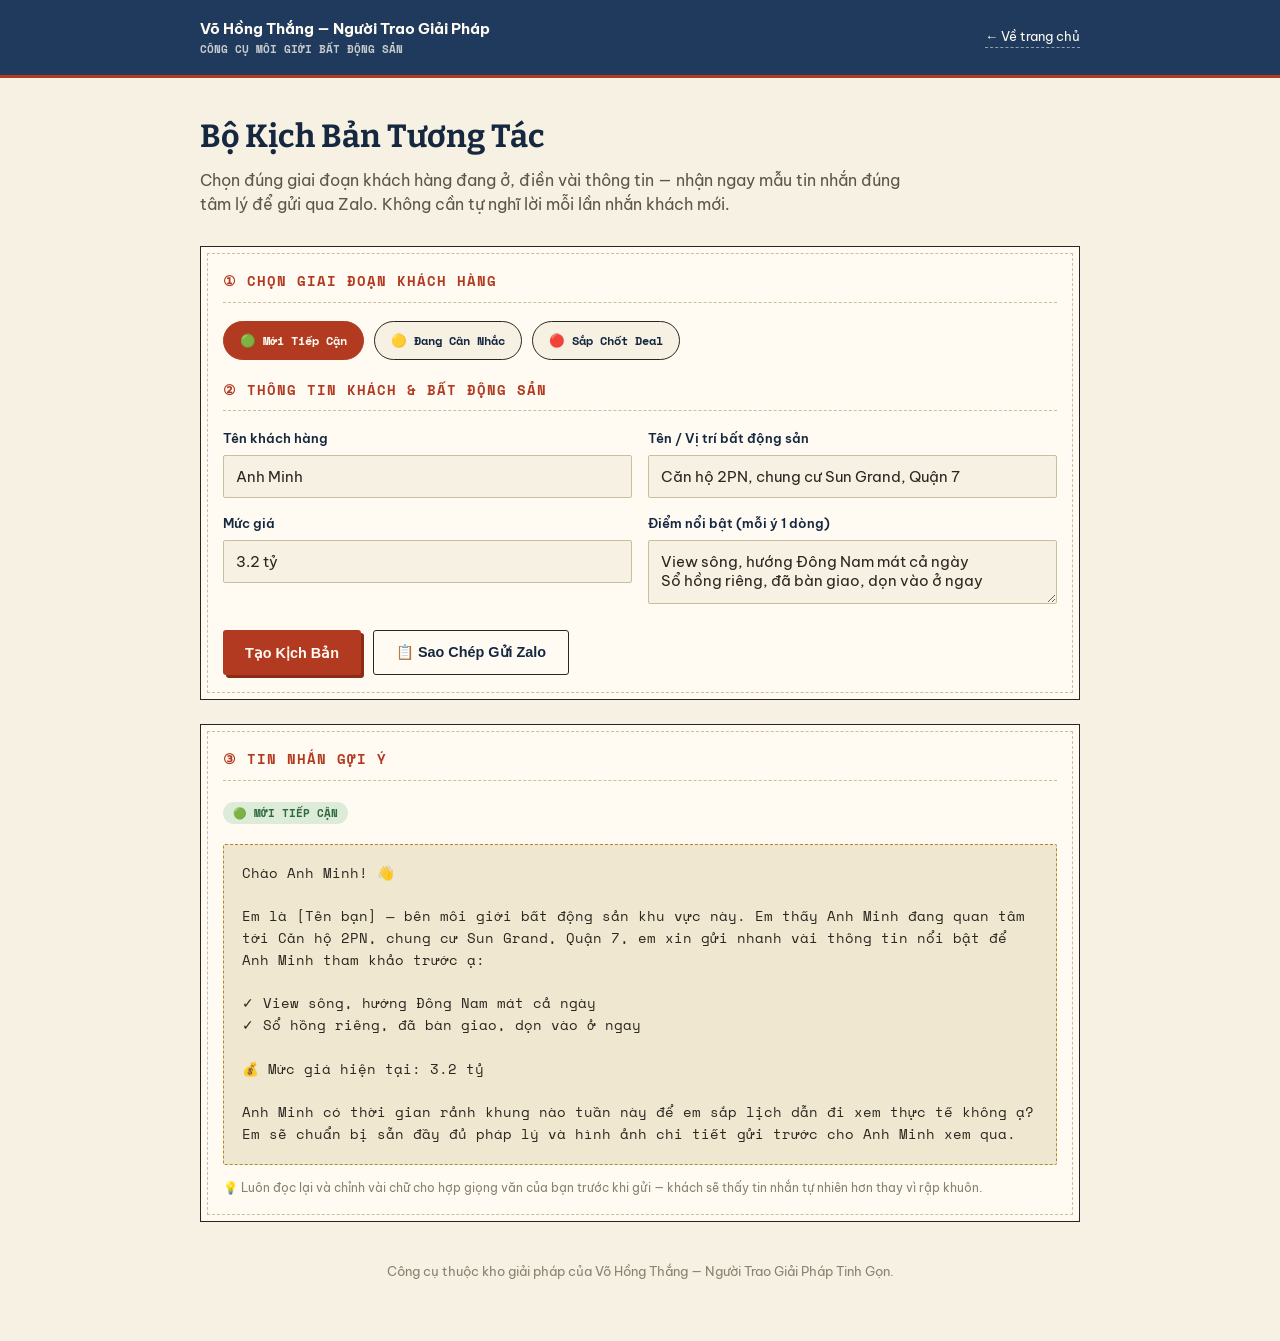
<file: kich-ban-tuong-tac.html>
<!DOCTYPE html>
<html lang="vi">
<head>
<meta charset="UTF-8">
<meta name="viewport" content="width=device-width, initial-scale=1.0">
<title>Bộ Kịch Bản Tương Tác | Người Trao Giải Pháp</title>
<link rel="icon" type="image/png" href="favicon-32.png">
<link rel="preconnect" href="https://fonts.googleapis.com">
<link href="https://fonts.googleapis.com/css2?family=Bitter:ital,wght@0,700;0,900;1,600&family=Be+Vietnam+Pro:wght@400;500;600;700&family=Space+Mono:wght@400;700&display=swap" rel="stylesheet">
<style>
  :root{
    --paper:#F6F1E2; --paper-2:#EFE7CF; --ink:#1F3A5C; --ink-dark:#152840;
    --stamp:#B23A20; --stamp-dark:#8C2B17; --gold:#B8862B; --charcoal:#2B2620;
    --line:#CBBE9C; --white:#FFFBF3; --good:#2F6B3E;
  }
  *{box-sizing:border-box; margin:0; padding:0;}
  body{background:var(--paper); color:var(--charcoal); font-family:'Be Vietnam Pro',sans-serif; line-height:1.5; padding-bottom:60px;}
  h1,h2,h3{font-family:'Bitter',serif;}
  .mono{font-family:'Space Mono',monospace;}
  .wrap{max-width:920px; margin:0 auto; padding:0 20px;}
  header{background:var(--ink); color:var(--white); padding:18px 0; border-bottom:3px solid var(--stamp); margin-bottom:34px;}
  header .wrap{display:flex; align-items:center; justify-content:space-between; gap:12px; flex-wrap:wrap;}
  .brand{font-weight:700; font-size:0.95rem;}
  .brand small{display:block; font-size:0.68rem; opacity:0.75; font-family:'Space Mono',monospace;}
  .back{color:var(--white); text-decoration:none; font-size:0.82rem; border-bottom:1px dashed rgba(255,255,255,0.5);}

  h1.title{font-size:clamp(1.5rem,4vw,2rem); color:var(--ink-dark); margin-bottom:8px;}
  .subtitle{color:#5c5647; margin-bottom:30px; max-width:64ch;}

  .panel{background:var(--white); border:1.5px solid var(--charcoal); padding:24px 22px; margin-bottom:24px; position:relative;}
  .panel::after{content:""; position:absolute; inset:6px; border:1px dashed var(--line); pointer-events:none;}
  .panel h3{font-size:0.85rem; text-transform:uppercase; letter-spacing:1px; font-family:'Space Mono',monospace; color:var(--stamp); margin-bottom:18px; border-bottom:1px dashed var(--line); padding-bottom:10px;}

  .grid{display:grid; gap:16px; grid-template-columns:1fr;}
  @media(min-width:700px){.grid.cols-2{grid-template-columns:1fr 1fr;}}
  @media(min-width:700px){.grid.cols-3{grid-template-columns:1fr 1fr 1fr;}}

  label{display:block; font-size:0.84rem; font-weight:600; margin-bottom:6px; color:var(--ink-dark);}
  input[type=text], textarea{
    width:100%; padding:11px 12px; border:1.5px solid var(--line); background:var(--paper);
    font-family:'Be Vietnam Pro',sans-serif; font-size:0.92rem; color:var(--charcoal); border-radius:2px;
  }
  textarea{resize:vertical; min-height:64px; font-family:'Be Vietnam Pro',sans-serif;}
  input:focus, textarea:focus{outline:none; border-color:var(--stamp);}
  .hint{font-size:0.76rem; color:#8a8270; margin-top:5px;}

  .stage-tabs{display:flex; gap:10px; flex-wrap:wrap; margin-bottom:20px;}
  .stage-tab{
    font-family:'Space Mono',monospace; font-size:0.78rem; padding:9px 16px; border:1.5px solid var(--charcoal);
    background:var(--paper); color:var(--ink-dark); cursor:pointer; border-radius:20px; font-weight:700;
  }
  .stage-tab.active{background:var(--stamp); color:var(--white); border-color:var(--stamp);}

  .btn{
    display:inline-flex; align-items:center; gap:8px; padding:13px 22px; border-radius:3px;
    font-weight:700; font-size:0.9rem; cursor:pointer; border:none; text-decoration:none;
  }
  .btn-stamp{background:var(--stamp); color:var(--white); box-shadow:3px 3px 0 var(--stamp-dark);}
  .btn-stamp:hover{transform:translate(-1px,-1px);}
  .btn-outline{background:transparent; color:var(--ink-dark); border:1.5px solid var(--charcoal);}
  .btn-row{display:flex; gap:12px; flex-wrap:wrap; margin-top:20px;}

  #ketQua{display:none; white-space:pre-wrap; background:var(--paper-2); border:1.5px dashed var(--gold);
    padding:18px; font-family:'Space Mono',monospace; font-size:0.85rem; margin-top:6px; border-radius:2px; line-height:1.6;}
  .stage-badge{display:inline-block; font-size:0.68rem; padding:3px 10px; border-radius:12px; font-family:'Space Mono',monospace; font-weight:700; margin-bottom:14px;}
  .stage-badge.tiep-can{background:#DDEBD9; color:var(--good);}
  .stage-badge.can-nhac{background:#F3E6C9; color:var(--gold);}
  .stage-badge.chot-deal{background:#F5DCD3; color:var(--stamp);}

  footer{text-align:center; font-size:0.8rem; color:#8a8270; margin-top:40px;}
</style>
</head>
<body>

<header>
  <div class="wrap">
    <div class="brand">Võ Hồng Thắng — Người Trao Giải Pháp<small>CÔNG CỤ MÔI GIỚI BẤT ĐỘNG SẢN</small></div>
    <a class="back" href="index.html">← Về trang chủ</a>
  </div>
</header>

<div class="wrap">
  <h1 class="title">Bộ Kịch Bản Tương Tác</h1>
  <p class="subtitle">Chọn đúng giai đoạn khách hàng đang ở, điền vài thông tin — nhận ngay mẫu tin nhắn đúng tâm lý để gửi qua Zalo. Không cần tự nghĩ lời mỗi lần nhắn khách mới.</p>

  <div class="panel">
    <h3>① Chọn Giai Đoạn Khách Hàng</h3>
    <div class="stage-tabs">
      <button type="button" class="stage-tab active" data-stage="tiep-can" onclick="chonGiaiDoan('tiep-can', this)">🟢 Mới Tiếp Cận</button>
      <button type="button" class="stage-tab" data-stage="can-nhac" onclick="chonGiaiDoan('can-nhac', this)">🟡 Đang Cân Nhắc</button>
      <button type="button" class="stage-tab" data-stage="chot-deal" onclick="chonGiaiDoan('chot-deal', this)">🔴 Sắp Chốt Deal</button>
    </div>

    <h3>② Thông Tin Khách &amp; Bất Động Sản</h3>
    <div class="grid cols-2">
      <div>
        <label>Tên khách hàng</label>
        <input type="text" id="tenKhach" value="Anh Minh" placeholder="VD: Anh Minh">
      </div>
      <div>
        <label>Tên / Vị trí bất động sản</label>
        <input type="text" id="tenBDS" value="Căn hộ 2PN, chung cư Sun Grand, Quận 7" placeholder="VD: Nhà phố 4x18m, Quận 7">
      </div>
    </div>
    <div class="grid cols-2" style="margin-top:16px;">
      <div>
        <label>Mức giá</label>
        <input type="text" id="mucGia" value="3.2 tỷ" placeholder="VD: 3.2 tỷ, thương lượng">
      </div>
      <div>
        <label>Điểm nổi bật (mỗi ý 1 dòng)</label>
        <textarea id="diemNoiBat">View sông, hướng Đông Nam mát cả ngày
Sổ hồng riêng, đã bàn giao, dọn vào ở ngay</textarea>
      </div>
    </div>

    <div id="fieldCanNhac" style="display:none; margin-top:16px;">
      <label>Băn khoăn / lo ngại của khách (nếu biết)</label>
      <textarea id="banKhoan">Còn phân vân về giá, muốn so sánh thêm vài căn khác</textarea>
    </div>
    <div id="fieldChotDeal" style="display:none; margin-top:16px;">
      <label>Ưu đãi / lý do nên chốt sớm</label>
      <textarea id="uuDai">Chủ nhà giảm thêm 50 triệu nếu đặt cọc trong tuần này, hỗ trợ vay ngân hàng lãi suất ưu đãi 6.5%/năm</textarea>
    </div>

    <div class="btn-row">
      <button class="btn btn-stamp" onclick="taoKichBan()">Tạo Kịch Bản</button>
      <button class="btn btn-outline" onclick="saoChep()">📋 Sao Chép Gửi Zalo</button>
    </div>
  </div>

  <div class="panel">
    <h3>③ Tin Nhắn Gợi Ý</h3>
    <span class="stage-badge tiep-can" id="stageBadge">🟢 MỚI TIẾP CẬN</span>
    <div id="ketQua"></div>
    <p class="hint" style="margin-top:14px;">💡 Luôn đọc lại và chỉnh vài chữ cho hợp giọng văn của bạn trước khi gửi — khách sẽ thấy tin nhắn tự nhiên hơn thay vì rập khuôn.</p>
  </div>
</div>

<footer>Công cụ thuộc kho giải pháp của Võ Hồng Thắng — Người Trao Giải Pháp Tinh Gọn.</footer>

<script>
let giaiDoanHienTai = 'tiep-can';

function chonGiaiDoan(stage, btn){
  giaiDoanHienTai = stage;
  document.querySelectorAll('.stage-tab').forEach(b=>b.classList.remove('active'));
  btn.classList.add('active');
  document.getElementById('fieldCanNhac').style.display = stage === 'can-nhac' ? 'block' : 'none';
  document.getElementById('fieldChotDeal').style.display = stage === 'chot-deal' ? 'block' : 'none';
  taoKichBan();
}

function taoKichBan(){
  const ten = document.getElementById('tenKhach').value || 'Anh/Chị';
  const bds = document.getElementById('tenBDS').value || '[tên bất động sản]';
  const gia = document.getElementById('mucGia').value || '[mức giá]';
  const diemNoiBat = (document.getElementById('diemNoiBat').value || '').split('\n').filter(x=>x.trim());
  const diemNoiBatText = diemNoiBat.map(l => '✓ ' + l).join('\n');

  let text = '';
  let badgeClass = 'tiep-can', badgeText = '🟢 MỚI TIẾP CẬN';

  if(giaiDoanHienTai === 'tiep-can'){
    text =
`Chào ${ten}! 👋

Em là [Tên bạn] — bên môi giới bất động sản khu vực này. Em thấy ${ten} đang quan tâm tới ${bds}, em xin gửi nhanh vài thông tin nổi bật để ${ten} tham khảo trước ạ:

${diemNoiBatText}

💰 Mức giá hiện tại: ${gia}

${ten} có thời gian rảnh khung nào tuần này để em sắp lịch dẫn đi xem thực tế không ạ? Em sẽ chuẩn bị sẵn đầy đủ pháp lý và hình ảnh chi tiết gửi trước cho ${ten} xem qua.`;
    badgeClass = 'tiep-can'; badgeText = '🟢 MỚI TIẾP CẬN';

  } else if(giaiDoanHienTai === 'can-nhac'){
    const banKhoan = document.getElementById('banKhoan').value || 'còn đang cân nhắc thêm';
    text =
`Chào ${ten}, em đây ạ! 😊

Em hiểu ${ten} ${banKhoan.charAt(0).toLowerCase() + banKhoan.slice(1)} — đây là quyết định lớn nên cân nhắc kỹ là đúng rồi ạ. Em xin chia sẻ thêm để ${ten} có đầy đủ thông tin so sánh:

${diemNoiBatText}

Về mức giá ${gia}, em đã tham khảo các căn tương tự trong khu vực thì đây thuộc nhóm cạnh tranh nhất hiện tại. Nếu ${ten} cần em gửi thêm bảng so sánh 2-3 căn cùng phân khúc, hoặc hỗ trợ tính toán phương án vay ngân hàng cụ thể, em làm ngay ạ.

${ten} có thể xem lại thêm 1-2 ngày, nhưng em xin phép nhắc là căn này đang có 2 khách khác cũng đang xem, để ${ten} chủ động sắp xếp ạ.`;
    badgeClass = 'can-nhac'; badgeText = '🟡 ĐANG CÂN NHẮC';

  } else {
    const uuDai = document.getElementById('uuDai').value || 'ưu đãi đặc biệt nếu chốt sớm';
    text =
`Chào ${ten} ạ! 🎉

Em có tin vui muốn báo ${ten} sớm: ${uuDai}

Đây là thời điểm khá tốt để ${ten} chốt ${bds} với mức giá ${gia} — vừa được ưu đãi, vừa chắc suất vì căn này đang được nhiều người quan tâm.

Nếu ${ten} đồng ý, em xin phép chuẩn bị sẵn hợp đồng đặt cọc để mình tiến hành trong 1-2 ngày tới, tránh trường hợp hết ưu đãi hoặc có khách khác đặt cọc trước ạ. ${ten} cho em xin lịch thuận tiện để gặp trực tiếp nhé!`;
    badgeClass = 'chot-deal'; badgeText = '🔴 SẮP CHỐT DEAL';
  }

  document.getElementById('ketQua').textContent = text;
  document.getElementById('ketQua').style.display = 'block';
  const badge = document.getElementById('stageBadge');
  badge.className = 'stage-badge ' + badgeClass;
  badge.textContent = badgeText;
}

function saoChep(){
  if(document.getElementById('ketQua').style.display === 'none'){ taoKichBan(); }
  const text = document.getElementById('ketQua').textContent;
  navigator.clipboard.writeText(text).then(()=>{
    alert('Đã sao chép! Dán trực tiếp vào Zalo để gửi khách.');
  }).catch(()=>{
    document.getElementById('ketQua').scrollIntoView({behavior:'smooth'});
  });
}

taoKichBan();
</script>
</body>
</html>
</file>
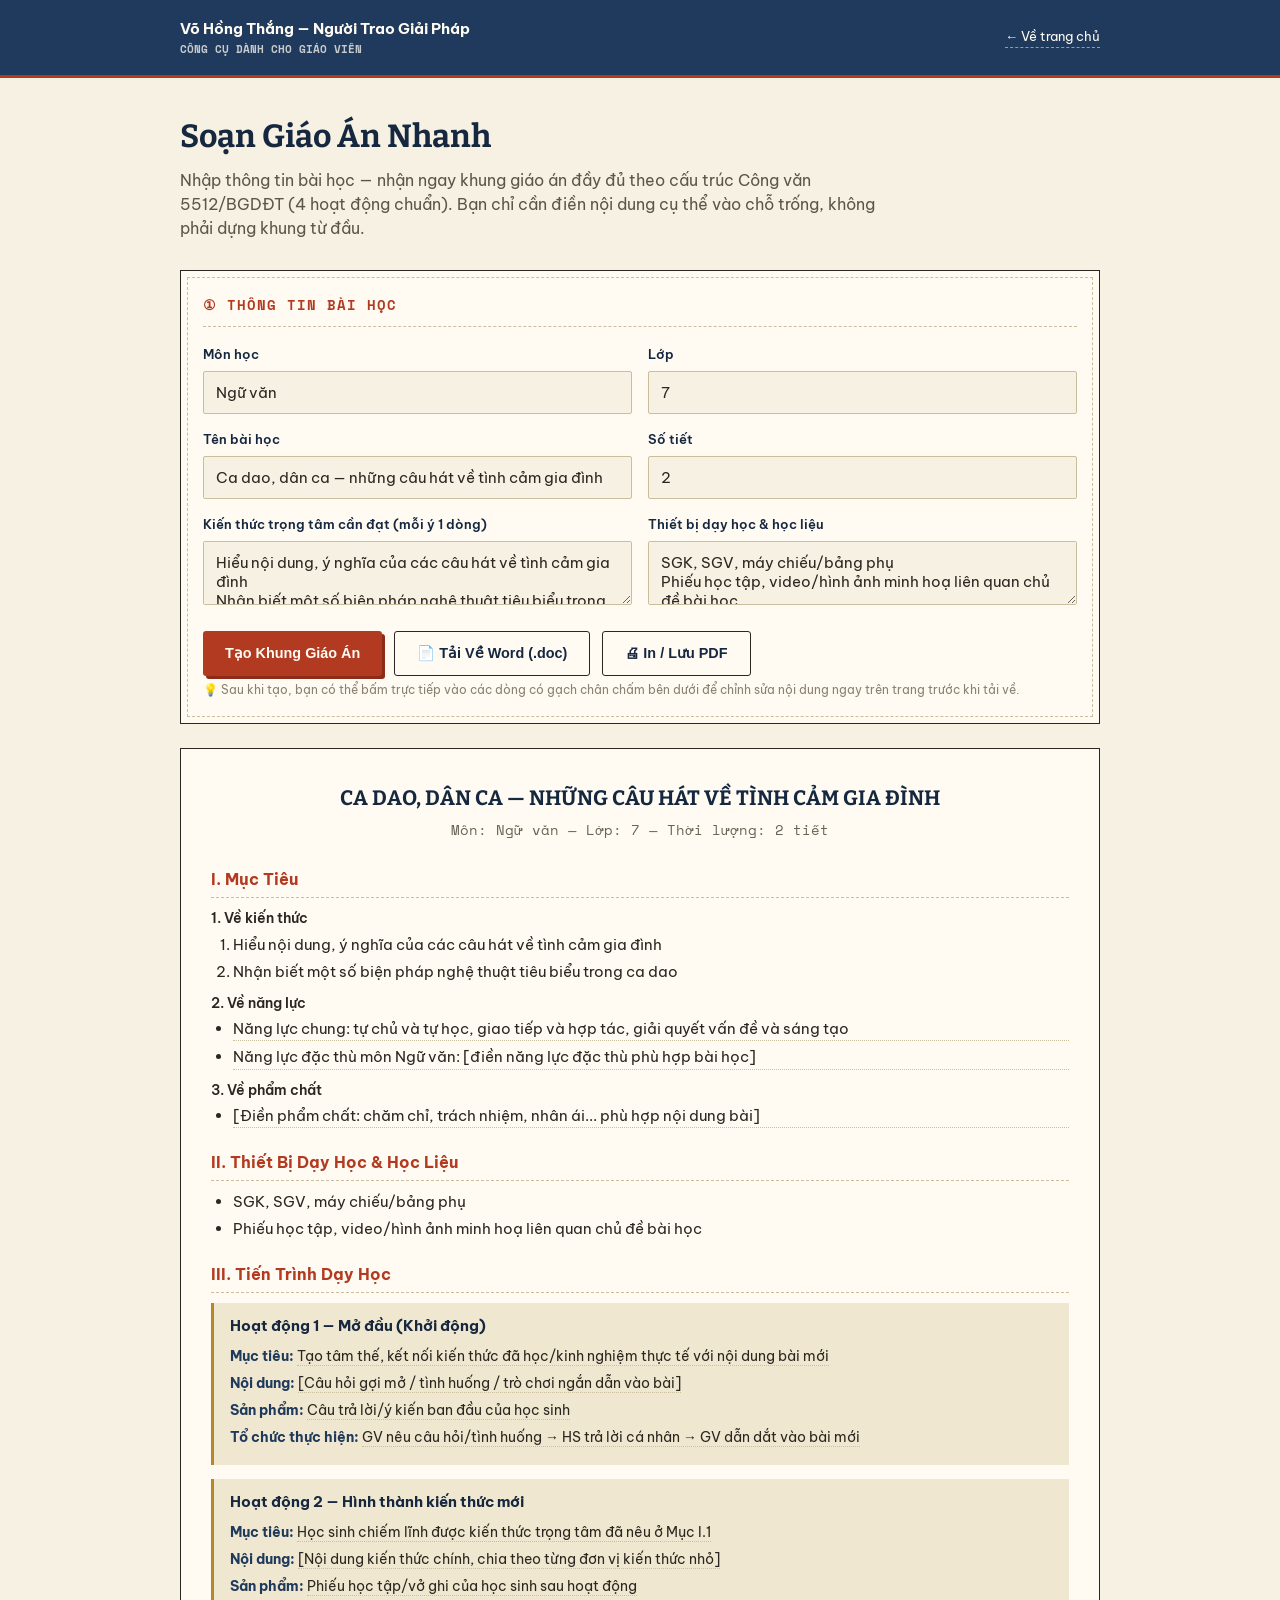
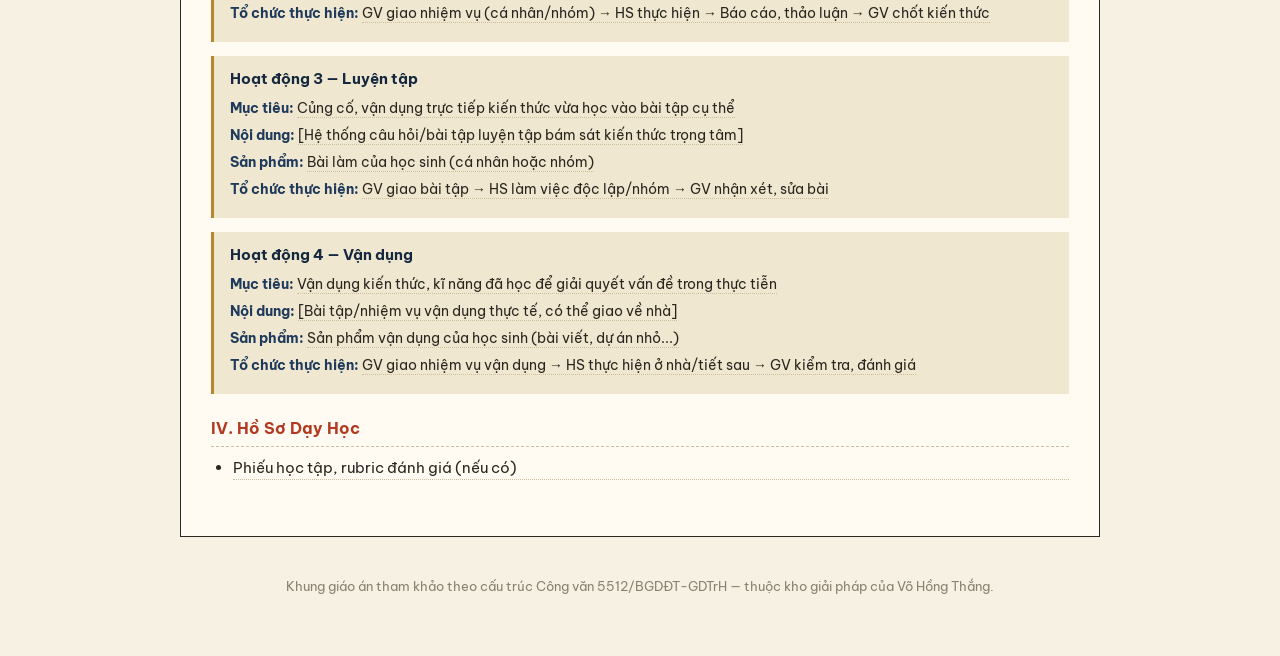
<file: soan-giao-an-nhanh.html>
<!DOCTYPE html>
<html lang="vi">
<head>
<meta charset="UTF-8">
<meta name="viewport" content="width=device-width, initial-scale=1.0">
<title>Soạn Giáo Án Nhanh | Người Trao Giải Pháp</title>
<link rel="icon" type="image/png" href="favicon-32.png">
<link rel="preconnect" href="https://fonts.googleapis.com">
<link href="https://fonts.googleapis.com/css2?family=Bitter:ital,wght@0,700;0,900;1,600&family=Be+Vietnam+Pro:wght@400;500;600;700&family=Space+Mono:wght@400;700&display=swap" rel="stylesheet">
<style>
  :root{
    --paper:#F6F1E2; --paper-2:#EFE7CF; --ink:#1F3A5C; --ink-dark:#152840;
    --stamp:#B23A20; --stamp-dark:#8C2B17; --gold:#B8862B; --charcoal:#2B2620;
    --line:#CBBE9C; --white:#FFFBF3;
  }
  *{box-sizing:border-box; margin:0; padding:0;}
  body{background:var(--paper); color:var(--charcoal); font-family:'Be Vietnam Pro',sans-serif; line-height:1.5; padding-bottom:60px;}
  h1,h2,h3{font-family:'Bitter',serif;}
  .mono{font-family:'Space Mono',monospace;}
  .wrap{max-width:960px; margin:0 auto; padding:0 20px;}
  header{background:var(--ink); color:var(--white); padding:18px 0; border-bottom:3px solid var(--stamp); margin-bottom:34px;}
  header .wrap{display:flex; align-items:center; justify-content:space-between; gap:12px; flex-wrap:wrap;}
  .brand{font-weight:700; font-size:0.95rem;}
  .brand small{display:block; font-size:0.68rem; opacity:0.75; font-family:'Space Mono',monospace;}
  .back{color:var(--white); text-decoration:none; font-size:0.82rem; border-bottom:1px dashed rgba(255,255,255,0.5);}

  h1.title{font-size:clamp(1.5rem,4vw,2rem); color:var(--ink-dark); margin-bottom:8px;}
  .subtitle{color:#5c5647; margin-bottom:30px; max-width:64ch;}

  .panel{background:var(--white); border:1.5px solid var(--charcoal); padding:24px 22px; margin-bottom:24px; position:relative;}
  .panel::after{content:""; position:absolute; inset:6px; border:1px dashed var(--line); pointer-events:none;}
  .panel h3{font-size:0.85rem; text-transform:uppercase; letter-spacing:1px; font-family:'Space Mono',monospace; color:var(--stamp); margin-bottom:18px; border-bottom:1px dashed var(--line); padding-bottom:10px;}

  .grid{display:grid; gap:16px; grid-template-columns:1fr;}
  @media(min-width:700px){.grid.cols-2{grid-template-columns:1fr 1fr;}}
  @media(min-width:700px){.grid.cols-3{grid-template-columns:1fr 1fr 1fr;}}

  label{display:block; font-size:0.84rem; font-weight:600; margin-bottom:6px; color:var(--ink-dark);}
  input[type=text], input[type=number], select, textarea{
    width:100%; padding:11px 12px; border:1.5px solid var(--line); background:var(--paper);
    font-family:'Be Vietnam Pro',sans-serif; font-size:0.92rem; color:var(--charcoal); border-radius:2px;
  }
  textarea{resize:vertical; min-height:64px; font-family:'Be Vietnam Pro',sans-serif;}
  input:focus, select:focus, textarea:focus{outline:none; border-color:var(--stamp);}
  .hint{font-size:0.76rem; color:#8a8270; margin-top:5px;}

  .btn{
    display:inline-flex; align-items:center; gap:8px; padding:13px 22px; border-radius:3px;
    font-weight:700; font-size:0.9rem; cursor:pointer; border:none; text-decoration:none;
  }
  .btn-stamp{background:var(--stamp); color:var(--white); box-shadow:3px 3px 0 var(--stamp-dark);}
  .btn-outline{background:transparent; color:var(--ink-dark); border:1.5px solid var(--charcoal);}
  .btn-row{display:flex; gap:12px; flex-wrap:wrap; margin-top:20px;}

  #ketQua{display:none;}
  .giao-an{background:var(--white); border:1.5px solid var(--charcoal); padding:34px 30px;}
  .giao-an h2.ten-bai{text-align:center; font-size:1.3rem; color:var(--ink-dark); text-transform:uppercase; margin-bottom:6px;}
  .giao-an .meta-line{text-align:center; font-size:0.86rem; color:#6b6353; margin-bottom:26px; font-family:'Space Mono',monospace;}
  .muc{margin-bottom:22px;}
  .muc > h4{font-size:1rem; font-weight:700; color:var(--stamp); margin-bottom:10px; border-bottom:1px dashed var(--line); padding-bottom:6px;}
  .muc ol, .muc ul{margin-left:22px; margin-bottom:8px;}
  .muc li{margin-bottom:5px; font-size:0.92rem;}
  .hoat-dong{border-left:3px solid var(--gold); padding:12px 16px; margin-bottom:14px; background:var(--paper-2);}
  .hoat-dong h5{font-size:0.94rem; color:var(--ink-dark); margin-bottom:8px;}
  .hoat-dong .field{margin-bottom:6px; font-size:0.87rem;}
  .hoat-dong .field b{color:var(--ink);}
  .editable{outline:none; border-bottom:1px dotted var(--line); min-height:1.4em;}
  .editable:focus{background:#fffbe8;}

  @media print{
    header, .panel, .btn-row, footer{display:none !important;}
    body{padding:0; background:white;}
    .giao-an{border:none; padding:0;}
  }
  footer{text-align:center; font-size:0.8rem; color:#8a8270; margin-top:40px;}
</style>
</head>
<body>

<header>
  <div class="wrap">
    <div class="brand">Võ Hồng Thắng — Người Trao Giải Pháp<small>CÔNG CỤ DÀNH CHO GIÁO VIÊN</small></div>
    <a class="back" href="index.html">← Về trang chủ</a>
  </div>
</header>

<div class="wrap">
  <h1 class="title">Soạn Giáo Án Nhanh</h1>
  <p class="subtitle">Nhập thông tin bài học — nhận ngay khung giáo án đầy đủ theo cấu trúc Công văn 5512/BGDĐT (4 hoạt động chuẩn). Bạn chỉ cần điền nội dung cụ thể vào chỗ trống, không phải dựng khung từ đầu.</p>

  <div class="panel">
    <h3>① Thông Tin Bài Học</h3>
    <div class="grid cols-2">
      <div>
        <label>Môn học</label>
        <input type="text" id="monHoc" value="Ngữ văn" placeholder="VD: Toán, Ngữ văn, KHTN...">
      </div>
      <div>
        <label>Lớp</label>
        <input type="text" id="lop" value="7" placeholder="VD: 7">
      </div>
    </div>
    <div class="grid cols-2" style="margin-top:16px;">
      <div>
        <label>Tên bài học</label>
        <input type="text" id="tenBai" value="Ca dao, dân ca — những câu hát về tình cảm gia đình" placeholder="Nhập đúng tên bài trong SGK">
      </div>
      <div>
        <label>Số tiết</label>
        <input type="number" id="soTiet" value="2" min="1" max="10">
      </div>
    </div>
    <div class="grid cols-2" style="margin-top:16px;">
      <div>
        <label>Kiến thức trọng tâm cần đạt (mỗi ý 1 dòng)</label>
        <textarea id="kienThuc">Hiểu nội dung, ý nghĩa của các câu hát về tình cảm gia đình
Nhận biết một số biện pháp nghệ thuật tiêu biểu trong ca dao</textarea>
      </div>
      <div>
        <label>Thiết bị dạy học &amp; học liệu</label>
        <textarea id="thietBi">SGK, SGV, máy chiếu/bảng phụ
Phiếu học tập, video/hình ảnh minh hoạ liên quan chủ đề bài học</textarea>
      </div>
    </div>
    <div class="btn-row">
      <button class="btn btn-stamp" onclick="taoGiaoAn()">Tạo Khung Giáo Án</button>
      <button class="btn btn-outline" onclick="taiWord()">📄 Tải Về Word (.doc)</button>
      <button class="btn btn-outline" onclick="window.print()">🖨 In / Lưu PDF</button>
    </div>
    <p class="hint">💡 Sau khi tạo, bạn có thể bấm trực tiếp vào các dòng có gạch chân chấm bên dưới để chỉnh sửa nội dung ngay trên trang trước khi tải về.</p>
  </div>

  <div id="ketQua">
    <div class="giao-an" id="giaoAnContent">
      <!-- nội dung sinh ra bằng JS -->
    </div>
  </div>
</div>

<footer>Khung giáo án tham khảo theo cấu trúc Công văn 5512/BGDĐT-GDTrH — thuộc kho giải pháp của Võ Hồng Thắng.</footer>

<script>
function esc(s){ return (s||'').replace(/&/g,'&amp;').replace(/</g,'&lt;'); }

function taoGiaoAn(){
  const mon = document.getElementById('monHoc').value || '...';
  const lop = document.getElementById('lop').value || '...';
  const ten = document.getElementById('tenBai').value || 'Tên bài học';
  const soTiet = document.getElementById('soTiet').value || 1;
  const kienThucLines = (document.getElementById('kienThuc').value || '').split('\n').filter(x=>x.trim());
  const thietBiLines = (document.getElementById('thietBi').value || '').split('\n').filter(x=>x.trim());

  const kienThucLi = kienThucLines.length ? kienThucLines.map(l=>`<li>${esc(l)}</li>`).join('') : '<li class="editable" contenteditable="true">[Điền kiến thức trọng tâm]</li>';
  const thietBiLi = thietBiLines.length ? thietBiLines.map(l=>`<li>${esc(l)}</li>`).join('') : '<li class="editable" contenteditable="true">[Điền thiết bị dạy học]</li>';

  const html = `
    <h2 class="ten-bai">${esc(ten)}</h2>
    <div class="meta-line">Môn: ${esc(mon)} — Lớp: ${esc(lop)} — Thời lượng: ${esc(soTiet)} tiết</div>

    <div class="muc">
      <h4>I. Mục Tiêu</h4>
      <p style="font-size:0.9rem; font-weight:600; margin-bottom:4px;">1. Về kiến thức</p>
      <ol>${kienThucLi}</ol>
      <p style="font-size:0.9rem; font-weight:600; margin:10px 0 4px;">2. Về năng lực</p>
      <ul>
        <li class="editable" contenteditable="true">Năng lực chung: tự chủ và tự học, giao tiếp và hợp tác, giải quyết vấn đề và sáng tạo</li>
        <li class="editable" contenteditable="true">Năng lực đặc thù môn ${esc(mon)}: [điền năng lực đặc thù phù hợp bài học]</li>
      </ul>
      <p style="font-size:0.9rem; font-weight:600; margin:10px 0 4px;">3. Về phẩm chất</p>
      <ul>
        <li class="editable" contenteditable="true">[Điền phẩm chất: chăm chỉ, trách nhiệm, nhân ái... phù hợp nội dung bài]</li>
      </ul>
    </div>

    <div class="muc">
      <h4>II. Thiết Bị Dạy Học &amp; Học Liệu</h4>
      <ul>${thietBiLi}</ul>
    </div>

    <div class="muc">
      <h4>III. Tiến Trình Dạy Học</h4>

      <div class="hoat-dong">
        <h5>Hoạt động 1 — Mở đầu (Khởi động)</h5>
        <div class="field"><b>Mục tiêu:</b> <span class="editable" contenteditable="true">Tạo tâm thế, kết nối kiến thức đã học/kinh nghiệm thực tế với nội dung bài mới</span></div>
        <div class="field"><b>Nội dung:</b> <span class="editable" contenteditable="true">[Câu hỏi gợi mở / tình huống / trò chơi ngắn dẫn vào bài]</span></div>
        <div class="field"><b>Sản phẩm:</b> <span class="editable" contenteditable="true">Câu trả lời/ý kiến ban đầu của học sinh</span></div>
        <div class="field"><b>Tổ chức thực hiện:</b> <span class="editable" contenteditable="true">GV nêu câu hỏi/tình huống → HS trả lời cá nhân → GV dẫn dắt vào bài mới</span></div>
      </div>

      <div class="hoat-dong">
        <h5>Hoạt động 2 — Hình thành kiến thức mới</h5>
        <div class="field"><b>Mục tiêu:</b> <span class="editable" contenteditable="true">Học sinh chiếm lĩnh được kiến thức trọng tâm đã nêu ở Mục I.1</span></div>
        <div class="field"><b>Nội dung:</b> <span class="editable" contenteditable="true">[Nội dung kiến thức chính, chia theo từng đơn vị kiến thức nhỏ]</span></div>
        <div class="field"><b>Sản phẩm:</b> <span class="editable" contenteditable="true">Phiếu học tập/vở ghi của học sinh sau hoạt động</span></div>
        <div class="field"><b>Tổ chức thực hiện:</b> <span class="editable" contenteditable="true">GV giao nhiệm vụ (cá nhân/nhóm) → HS thực hiện → Báo cáo, thảo luận → GV chốt kiến thức</span></div>
      </div>

      <div class="hoat-dong">
        <h5>Hoạt động 3 — Luyện tập</h5>
        <div class="field"><b>Mục tiêu:</b> <span class="editable" contenteditable="true">Củng cố, vận dụng trực tiếp kiến thức vừa học vào bài tập cụ thể</span></div>
        <div class="field"><b>Nội dung:</b> <span class="editable" contenteditable="true">[Hệ thống câu hỏi/bài tập luyện tập bám sát kiến thức trọng tâm]</span></div>
        <div class="field"><b>Sản phẩm:</b> <span class="editable" contenteditable="true">Bài làm của học sinh (cá nhân hoặc nhóm)</span></div>
        <div class="field"><b>Tổ chức thực hiện:</b> <span class="editable" contenteditable="true">GV giao bài tập → HS làm việc độc lập/nhóm → GV nhận xét, sửa bài</span></div>
      </div>

      <div class="hoat-dong">
        <h5>Hoạt động 4 — Vận dụng</h5>
        <div class="field"><b>Mục tiêu:</b> <span class="editable" contenteditable="true">Vận dụng kiến thức, kĩ năng đã học để giải quyết vấn đề trong thực tiễn</span></div>
        <div class="field"><b>Nội dung:</b> <span class="editable" contenteditable="true">[Bài tập/nhiệm vụ vận dụng thực tế, có thể giao về nhà]</span></div>
        <div class="field"><b>Sản phẩm:</b> <span class="editable" contenteditable="true">Sản phẩm vận dụng của học sinh (bài viết, dự án nhỏ...)</span></div>
        <div class="field"><b>Tổ chức thực hiện:</b> <span class="editable" contenteditable="true">GV giao nhiệm vụ vận dụng → HS thực hiện ở nhà/tiết sau → GV kiểm tra, đánh giá</span></div>
      </div>
    </div>

    <div class="muc">
      <h4>IV. Hồ Sơ Dạy Học</h4>
      <ul>
        <li class="editable" contenteditable="true">Phiếu học tập, rubric đánh giá (nếu có)</li>
      </ul>
    </div>
  `;
  document.getElementById('giaoAnContent').innerHTML = html;
  document.getElementById('ketQua').style.display = 'block';
  document.getElementById('ketQua').scrollIntoView({behavior:'smooth', block:'start'});
}

function taiWord(){
  if(document.getElementById('ketQua').style.display === 'none'){ taoGiaoAn(); }
  const content = document.getElementById('giaoAnContent').innerHTML;
  const ten = document.getElementById('tenBai').value || 'giao-an';
  const htmlDoc = `
    <html xmlns:o='urn:schemas-microsoft-com:office:office' xmlns:w='urn:schemas-microsoft-com:office:word' xmlns='http://www.w3.org/TR/REC-html40'>
    <head><meta charset="utf-8"><title>${esc(ten)}</title>
    <style>
      body{font-family:'Times New Roman',serif; font-size:13pt;}
      h2{text-align:center; text-transform:uppercase;}
      h4{color:#B23A20;}
      .hoat-dong{border-left:3px solid #B8862B; padding:8px 12px; margin-bottom:10px;}
    </style></head>
    <body>${content}</body></html>`;
  const blob = new Blob(['\ufeff', htmlDoc], {type:'application/msword'});
  const link = document.createElement('a');
  link.href = URL.createObjectURL(blob);
  link.download = 'giao-an-' + ten.toLowerCase().replace(/[^a-z0-9]+/g,'-').substring(0,40) + '.doc';
  link.click();
}

taoGiaoAn();
</script>
</body>
</html>
</file>
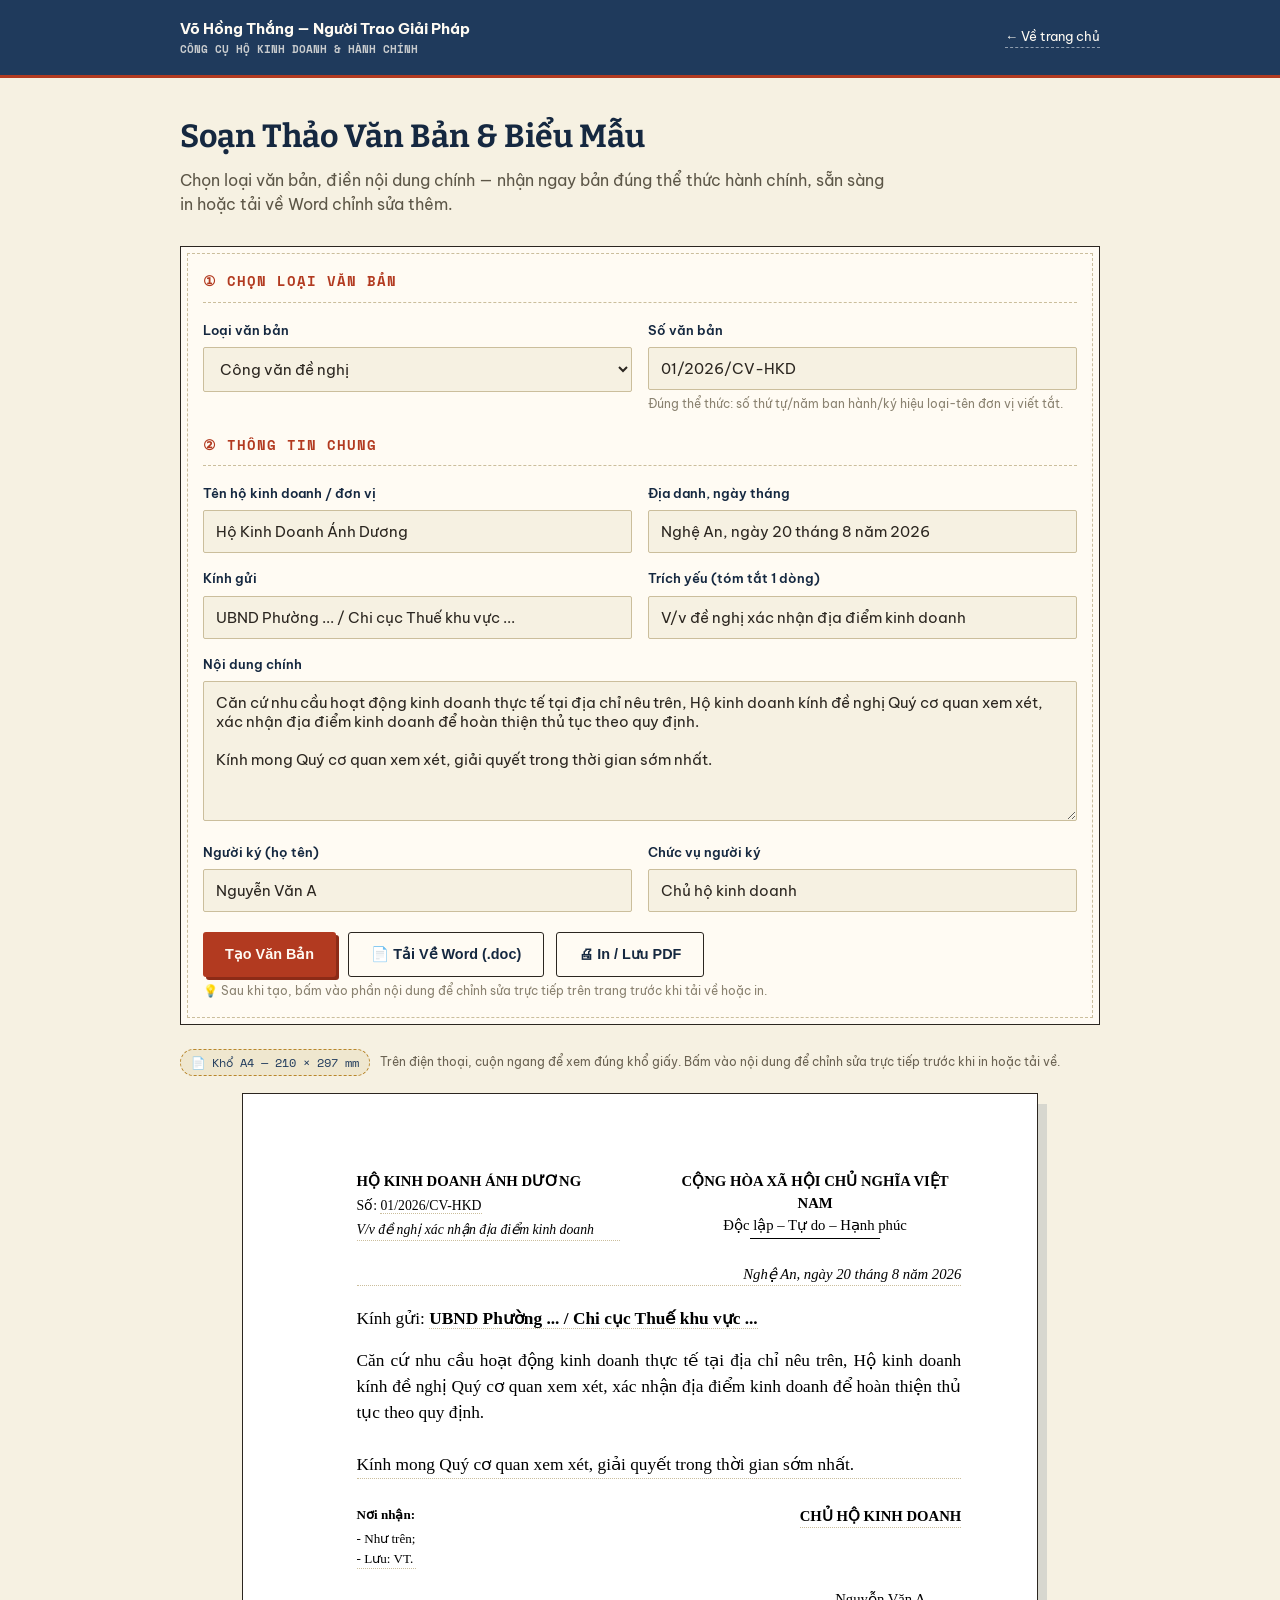
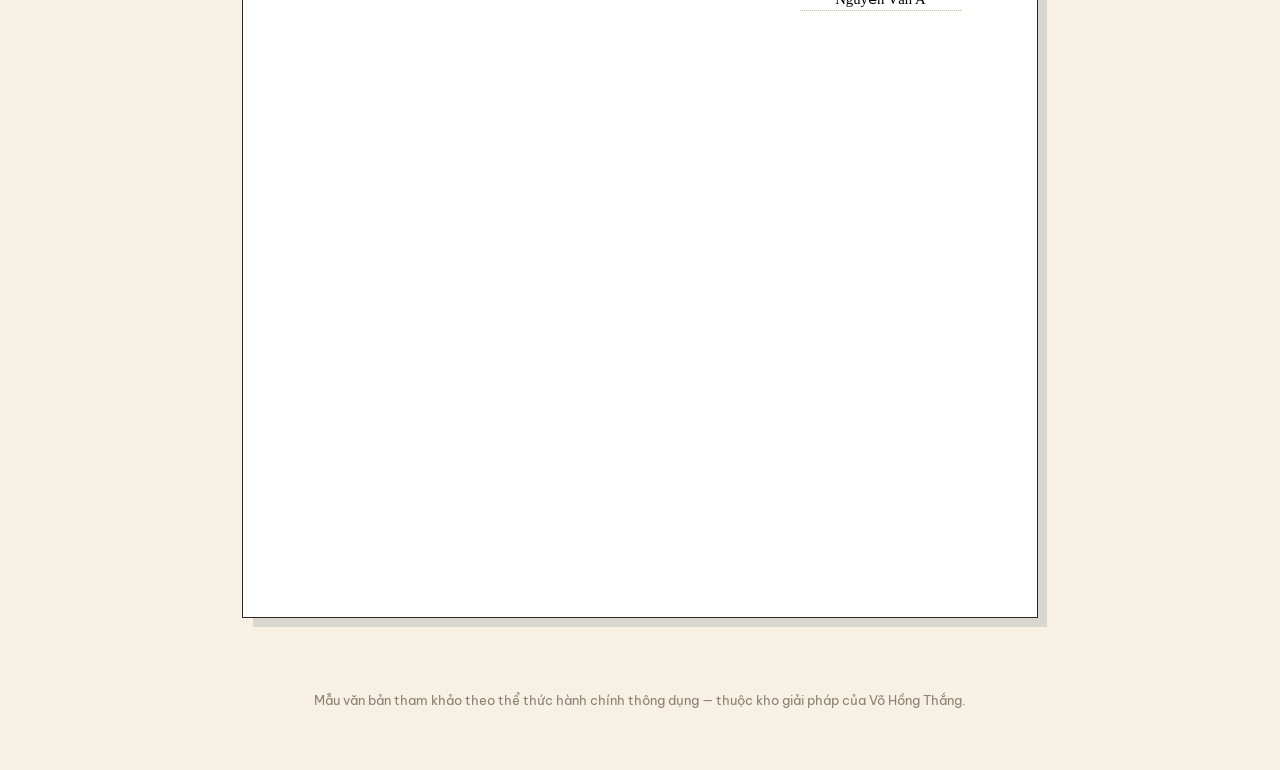
<file: soan-thao-van-ban.html>
<!DOCTYPE html>
<html lang="vi">
<head>
<meta charset="UTF-8">
<meta name="viewport" content="width=device-width, initial-scale=1.0">
<title>Soạn Thảo Văn Bản & Biểu Mẫu | Người Trao Giải Pháp</title>
<link rel="icon" type="image/png" href="favicon-32.png">
<link rel="preconnect" href="https://fonts.googleapis.com">
<link href="https://fonts.googleapis.com/css2?family=Bitter:ital,wght@0,700;0,900;1,600&family=Be+Vietnam+Pro:wght@400;500;600;700&family=Space+Mono:wght@400;700&display=swap" rel="stylesheet">
<style>
  :root{
    --paper:#F6F1E2; --paper-2:#EFE7CF; --ink:#1F3A5C; --ink-dark:#152840;
    --stamp:#B23A20; --stamp-dark:#8C2B17; --gold:#B8862B; --charcoal:#2B2620;
    --line:#CBBE9C; --white:#FFFBF3;
  }
  *{box-sizing:border-box; margin:0; padding:0;}
  body{background:var(--paper); color:var(--charcoal); font-family:'Be Vietnam Pro',sans-serif; line-height:1.5; padding-bottom:60px;}
  h1,h2,h3{font-family:'Bitter',serif;}
  .mono{font-family:'Space Mono',monospace;}
  .wrap{max-width:960px; margin:0 auto; padding:0 20px;}
  header{background:var(--ink); color:var(--white); padding:18px 0; border-bottom:3px solid var(--stamp); margin-bottom:34px;}
  header .wrap{display:flex; align-items:center; justify-content:space-between; gap:12px; flex-wrap:wrap;}
  .brand{font-weight:700; font-size:0.95rem;}
  .brand small{display:block; font-size:0.68rem; opacity:0.75; font-family:'Space Mono',monospace;}
  .back{color:var(--white); text-decoration:none; font-size:0.82rem; border-bottom:1px dashed rgba(255,255,255,0.5);}

  h1.title{font-size:clamp(1.5rem,4vw,2rem); color:var(--ink-dark); margin-bottom:8px;}
  .subtitle{color:#5c5647; margin-bottom:30px; max-width:64ch;}

  .panel{background:var(--white); border:1.5px solid var(--charcoal); padding:24px 22px; margin-bottom:24px; position:relative;}
  .panel::after{content:""; position:absolute; inset:6px; border:1px dashed var(--line); pointer-events:none;}
  .panel h3{font-size:0.85rem; text-transform:uppercase; letter-spacing:1px; font-family:'Space Mono',monospace; color:var(--stamp); margin-bottom:18px; border-bottom:1px dashed var(--line); padding-bottom:10px;}

  .grid{display:grid; gap:16px; grid-template-columns:1fr;}
  @media(min-width:700px){.grid.cols-2{grid-template-columns:1fr 1fr;}}
  @media(min-width:700px){.grid.cols-3{grid-template-columns:1fr 1fr 1fr;}}

  label{display:block; font-size:0.84rem; font-weight:600; margin-bottom:6px; color:var(--ink-dark);}
  input[type=text], select, textarea{
    width:100%; padding:11px 12px; border:1.5px solid var(--line); background:var(--paper);
    font-family:'Be Vietnam Pro',sans-serif; font-size:0.92rem; color:var(--charcoal); border-radius:2px;
  }
  textarea{resize:vertical; min-height:64px; font-family:'Be Vietnam Pro',sans-serif;}
  input:focus, select:focus, textarea:focus{outline:none; border-color:var(--stamp);}
  .hint{font-size:0.76rem; color:#8a8270; margin-top:5px;}

  .btn{
    display:inline-flex; align-items:center; gap:8px; padding:13px 22px; border-radius:3px;
    font-weight:700; font-size:0.9rem; cursor:pointer; border:none; text-decoration:none;
  }
  .btn-stamp{background:var(--stamp); color:var(--white); box-shadow:3px 3px 0 var(--stamp-dark);}
  .btn-outline{background:transparent; color:var(--ink-dark); border:1.5px solid var(--charcoal);}
  .btn-row{display:flex; gap:12px; flex-wrap:wrap; margin-top:20px;}

  #ketQua{display:none;}
  .a4-note{font-size:0.78rem; color:#6b6353; margin-bottom:14px; display:flex; align-items:center; gap:10px; flex-wrap:wrap;}
  .a4-note .tag{font-family:'Space Mono',monospace; background:var(--paper-2); border:1px dashed var(--gold); padding:4px 10px; border-radius:20px; color:var(--ink); font-size:0.72rem; white-space:nowrap;}
  .a4-stage{overflow-x:auto; padding:4px 2px 34px;}
  .van-ban{
    background:#fff; width:210mm; min-height:297mm; margin:0 auto;
    padding:20mm 20mm 20mm 30mm;
    box-shadow:0 0 0 1px var(--charcoal), 10px 10px 0 rgba(31,58,92,0.14);
    font-family:'Times New Roman',serif; font-size:13pt; color:#000;
  }
  .vb-header{display:flex; justify-content:space-between; gap:20px; margin-bottom:22px; font-size:0.92rem;}
  .vb-header .donvi{flex:1;}
  .vb-header .donvi b{display:block; text-transform:uppercase;}
  .vb-header .donvi .so-line{margin-top:4px; font-size:0.86rem;}
  .vb-header .donvi .trichyeu-inline{font-style:italic; font-size:0.86rem; margin-top:3px; max-width:90%;}
  .vb-header .quochieu{text-align:center; flex:1;}
  .vb-header .quochieu b{display:block; text-transform:uppercase;}
  .vb-header .quochieu .gach{width:130px; border-top:1px solid #000; margin:2px auto 0;}
  .vb-diadanh{text-align:right; font-style:italic; font-size:0.92rem; margin-bottom:20px;}
  .vb-diadanh-bottom{text-align:center; font-style:italic; font-size:0.92rem; margin-bottom:6px;}
  .vb-tieude{text-align:center; font-size:1.2rem; font-weight:700; text-transform:uppercase; margin-bottom:6px;}
  .vb-trichyeu{text-align:center; font-style:italic; margin-bottom:24px;}
  .vb-kinhgui{margin-bottom:16px;}
  .vb-noidung{white-space:pre-wrap; margin-bottom:26px; text-align:justify;}
  .vb-ky{display:flex; justify-content:space-between; margin-top:10px; gap:20px;}
  .vb-ky.only-signature{justify-content:flex-end;}
  .vb-ky .noinhan{font-size:0.82rem; max-width:45%;}
  .vb-ky .noinhan b{display:block; margin-bottom:4px;}
  .vb-ky .chuky{text-align:center; font-size:0.92rem;}
  .vb-ky .chuky .chucvu{font-weight:700; text-transform:uppercase; margin-bottom:60px;}
  .vb-ky .chuky .ky-hint{font-size:0.76rem; color:#6b6353; margin-bottom:6px; font-style:italic;}
  .editable{outline:none; border-bottom:1px dotted var(--line);}
  .editable:focus{background:#fffbe8;}

  @page{ size:A4; margin:0; }
  @media print{
    header, .panel, .a4-note, footer{display:none !important;}
    body{padding:0; background:white;}
    body *{visibility:hidden;}
    .van-ban, .van-ban *{visibility:visible;}
    .van-ban{position:absolute; top:0; left:0; box-shadow:none; margin:0;}
    #ketQua, .a4-stage{overflow:visible !important;}
  }
  footer{text-align:center; font-size:0.8rem; color:#8a8270; margin-top:40px;}

  /* ===== AI Role Panel (được JS chèn khi có ?role=... trên URL) — màu cứng, tách biệt
     hoàn toàn với biến :root của trang để không ảnh hưởng giao diện "giấy tờ" hiện có. ===== */
  .ai-role-panel{background:#0a2148; color:#fff; border-radius:10px; padding:22px; margin-bottom:26px; box-shadow:0 14px 34px -14px rgba(10,33,72,.5); font-family:'Be Vietnam Pro',sans-serif;}
  .ai-role-panel .arp-eyebrow{display:inline-block; background:#b31919; color:#fff; font-size:0.72rem; font-weight:700; letter-spacing:.03em; padding:4px 10px; border-radius:999px; margin-bottom:10px;}
  .ai-role-panel .arp-head{display:flex; align-items:center; gap:10px; margin-bottom:6px;}
  .ai-role-panel .arp-head .ric{width:36px; height:36px; border-radius:9px; background:rgba(255,255,255,.12); display:flex; align-items:center; justify-content:center; font-size:18px; flex:none;}
  .ai-role-panel h2{font-size:1.05rem; margin:0; font-family:'Be Vietnam Pro',sans-serif;}
  .ai-role-panel .arp-desc{font-size:0.86rem; color:#c7d3e6; margin:2px 0 16px;}
  .ai-role-panel label{display:block; font-size:0.8rem; font-weight:600; margin-bottom:6px; color:#dbe4f2;}
  .ai-role-panel textarea{width:100%; min-height:110px; padding:12px; border-radius:8px; border:1px solid rgba(255,255,255,.22); background:rgba(255,255,255,.07); color:#fff; font-family:'Be Vietnam Pro',sans-serif; font-size:0.9rem; resize:vertical;}
  .ai-role-panel textarea::placeholder{color:rgba(255,255,255,.45);}
  .ai-role-panel textarea:focus{outline:none; border-color:#fff;}
  .ai-role-panel input[type=password]{width:100%; padding:11px 12px; border-radius:8px; border:1px solid rgba(255,255,255,.22); background:rgba(255,255,255,.07); color:#fff; font-family:'Be Vietnam Pro',sans-serif; font-size:0.88rem; margin-bottom:10px;}
  .ai-role-panel input[type=password]::placeholder{color:rgba(255,255,255,.45);}
  .arp-actions{display:flex; gap:10px; margin-top:14px; flex-wrap:wrap; align-items:center;}
  .arp-btn{display:inline-flex; align-items:center; gap:7px; padding:11px 18px; border-radius:8px; font-weight:700; font-size:0.86rem; cursor:pointer; border:none; font-family:'Be Vietnam Pro',sans-serif;}
  .arp-btn-primary{background:#b31919; color:#fff;}
  .arp-btn-primary:hover{background:#8f1414;}
  .arp-btn-ghost{background:rgba(255,255,255,.1); color:#fff; border:1px solid rgba(255,255,255,.3) !important;}
  .arp-btn-ghost:hover{background:rgba(255,255,255,.18);}
  .arp-btn[disabled]{opacity:.55; cursor:not-allowed;}
  .arp-status{font-size:0.8rem; color:#c7d3e6;}
  .arp-output{margin-top:16px; background:rgba(255,255,255,.07); border:1px solid rgba(255,255,255,.2); border-radius:8px; padding:14px; font-size:0.88rem; white-space:pre-wrap; line-height:1.6; max-height:360px; overflow:auto; font-family:'Be Vietnam Pro',sans-serif;}
  .arp-output[hidden]{display:none;}
  .arp-key-row[hidden]{display:none;}
  .arp-key-hint{font-size:0.76rem; color:#c7d3e6; margin-top:4px;}
  .arp-key-hint a{color:#fff;}
  .arp-key-hint button{background:none; border:none; color:#fff; text-decoration:underline; cursor:pointer; font-size:0.76rem; padding:0; font-family:inherit;}
</style>
</head>
<body>

<header>
  <div class="wrap">
    <div class="brand">Võ Hồng Thắng — Người Trao Giải Pháp<small>CÔNG CỤ HỘ KINH DOANH &amp; HÀNH CHÍNH</small></div>
    <a class="back" href="index.html">← Về trang chủ</a>
  </div>
</header>

<div class="wrap">
  <h1 class="title">Soạn Thảo Văn Bản &amp; Biểu Mẫu</h1>
  <p class="subtitle">Chọn loại văn bản, điền nội dung chính — nhận ngay bản đúng thể thức hành chính, sẵn sàng in hoặc tải về Word chỉnh sửa thêm.</p>

  <div id="aiRolePanel"></div>

  <div class="panel">
    <h3>① Chọn Loại Văn Bản</h3>
    <div class="grid cols-2">
      <div>
        <label>Loại văn bản</label>
        <select id="loaiVanBan">
          <option value="cong-van">Công văn đề nghị</option>
          <option value="bao-cao">Báo cáo công việc</option>
          <option value="don-xin">Đơn xin phép / Đề nghị</option>
          <option value="thong-bao">Thông báo nội bộ</option>
          <option value="to-trinh">Tờ trình</option>
          <option value="bien-ban">Biên bản</option>
          <option value="ke-hoach">Kế hoạch</option>
        </select>
      </div>
      <div>
        <label>Số văn bản</label>
        <input type="text" id="soVanBan" value="01/2026/CV-HKD" placeholder="VD: 01/2026/CV-HKD">
        <p class="hint">Đúng thể thức: số thứ tự/năm ban hành/ký hiệu loại-tên đơn vị viết tắt.</p>
      </div>
    </div>

    <h3 style="margin-top:22px;">② Thông Tin Chung</h3>
    <div class="grid cols-2">
      <div>
        <label>Tên hộ kinh doanh / đơn vị</label>
        <input type="text" id="tenDonVi" value="Hộ Kinh Doanh Ánh Dương" placeholder="VD: Hộ Kinh Doanh...">
      </div>
      <div>
        <label>Địa danh, ngày tháng</label>
        <input type="text" id="diaDanh" value="Nghệ An, ngày 20 tháng 8 năm 2026" placeholder="VD: Nghệ An, ngày ... tháng ... năm ...">
      </div>
    </div>
    <div class="grid cols-2" style="margin-top:16px;">
      <div>
        <label>Kính gửi</label>
        <input type="text" id="kinhGui" value="UBND Phường ... / Chi cục Thuế khu vực ..." placeholder="Nơi nhận chính">
      </div>
      <div>
        <label>Trích yếu (tóm tắt 1 dòng)</label>
        <input type="text" id="trichYeu" value="V/v đề nghị xác nhận địa điểm kinh doanh" placeholder="VD: V/v đề nghị...">
      </div>
    </div>
    <div style="margin-top:16px;">
      <label>Nội dung chính</label>
      <textarea id="noiDungChinh" style="min-height:140px;">Căn cứ nhu cầu hoạt động kinh doanh thực tế tại địa chỉ nêu trên, Hộ kinh doanh kính đề nghị Quý cơ quan xem xét, xác nhận địa điểm kinh doanh để hoàn thiện thủ tục theo quy định.

Kính mong Quý cơ quan xem xét, giải quyết trong thời gian sớm nhất.</textarea>
    </div>
    <div class="grid cols-2" style="margin-top:16px;">
      <div>
        <label>Người ký (họ tên)</label>
        <input type="text" id="nguoiKy" value="Nguyễn Văn A" placeholder="Họ và tên">
      </div>
      <div>
        <label>Chức vụ người ký</label>
        <input type="text" id="chucVu" value="Chủ hộ kinh doanh" placeholder="VD: Chủ hộ kinh doanh">
      </div>
    </div>

    <div class="btn-row">
      <button class="btn btn-stamp" onclick="taoVanBan()">Tạo Văn Bản</button>
      <button class="btn btn-outline" onclick="taiWord()">📄 Tải Về Word (.doc)</button>
      <button class="btn btn-outline" onclick="window.print()">🖨 In / Lưu PDF</button>
    </div>
    <p class="hint">💡 Sau khi tạo, bấm vào phần nội dung để chỉnh sửa trực tiếp trên trang trước khi tải về hoặc in.</p>
  </div>

  <div id="ketQua">
    <div class="a4-note"><span class="tag">📄 Khổ A4 — 210 × 297 mm</span> Trên điện thoại, cuộn ngang để xem đúng khổ giấy. Bấm vào nội dung để chỉnh sửa trực tiếp trước khi in hoặc tải về.</div>
    <div class="a4-stage">
      <div class="van-ban" id="vanBanContent"></div>
    </div>
  </div>
</div>

<footer>Mẫu văn bản tham khảo theo thể thức hành chính thông dụng — thuộc kho giải pháp của Võ Hồng Thắng.</footer>

<script src="js/ai-roles.js"></script>
<script>
function esc(s){ return (s||'').replace(/&/g,'&amp;').replace(/</g,'&lt;'); }

// Thể thức theo Nghị định 30/2020/NĐ-CP: riêng CÔNG VĂN không có tên loại văn bản in hoa
// giữa trang — trích yếu đặt ngay dưới số ký hiệu, bên trái. ĐƠN thì không có mục "Nơi nhận",
// địa danh/ngày tháng đặt cuối văn bản ngay trên chữ ký thay vì đầu trang.
const TYPE_CONFIG = {
  'cong-van':  { tieuDe:'',              trichYeuInline:true,  showNoiNhan:true,  dateAtBottom:false, chucVuDefault:'Chủ hộ kinh doanh' },
  'bao-cao':   { tieuDe:'BÁO CÁO',       trichYeuInline:false, showNoiNhan:true,  dateAtBottom:false, chucVuDefault:'Chủ hộ kinh doanh' },
  'thong-bao': { tieuDe:'THÔNG BÁO',     trichYeuInline:false, showNoiNhan:true,  dateAtBottom:false, chucVuDefault:'Chủ hộ kinh doanh' },
  'don-xin':   { tieuDe:'ĐƠN ĐỀ NGHỊ',   trichYeuInline:false, showNoiNhan:false, dateAtBottom:true,  chucVuDefault:'Người làm đơn' }
};
// Bổ sung 3 loại văn bản mới (Tờ trình / Biên bản / Kế hoạch) từ cấu hình dùng chung ai-roles.js,
// phục vụ các Trợ lý AI Công Chức Xã — không đổi 4 loại gốc phía trên.
if (window.CTX_AI && window.CTX_AI.EXTRA_VANBAN_TYPES) {
  Object.assign(TYPE_CONFIG, window.CTX_AI.EXTRA_VANBAN_TYPES);
}

// Gợi ý lại "Chức vụ người ký" theo loại văn bản khi người dùng đổi lựa chọn —
// nhưng không ghi đè nếu người dùng đã tự tay sửa trường này.
let chucVuTouched = false;
document.getElementById('chucVu').addEventListener('input', function(){ chucVuTouched = true; });
document.getElementById('loaiVanBan').addEventListener('change', function(){
  if(!chucVuTouched){
    document.getElementById('chucVu').value = (TYPE_CONFIG[this.value] || {}).chucVuDefault || 'Chủ hộ kinh doanh';
  }
});

function taoVanBan(){
  const loai = document.getElementById('loaiVanBan').value;
  const cfg = TYPE_CONFIG[loai] || TYPE_CONFIG['cong-van'];
  const donVi = document.getElementById('tenDonVi').value || '[Tên đơn vị]';
  const so = document.getElementById('soVanBan').value || '...';
  const diaDanh = document.getElementById('diaDanh').value || '..., ngày ... tháng ... năm ...';
  const kinhGui = document.getElementById('kinhGui').value || '[Nơi nhận]';
  const trichYeu = document.getElementById('trichYeu').value || '';
  const noiDung = document.getElementById('noiDungChinh').value || '[Nội dung văn bản]';
  const nguoiKy = document.getElementById('nguoiKy').value || '[Họ tên người ký]';
  const chucVu = document.getElementById('chucVu').value || cfg.chucVuDefault;

  const headerHtml = `
    <div class="vb-header">
      <div class="donvi">
        <b>${esc(donVi.toUpperCase())}</b>
        <div class="so-line">Số: <span class="editable" contenteditable="true">${esc(so)}</span></div>
        ${cfg.trichYeuInline && trichYeu ? `<div class="trichyeu-inline editable" contenteditable="true">${esc(trichYeu)}</div>` : ''}
      </div>
      <div class="quochieu">
        <b>CỘNG HÒA XÃ HỘI CHỦ NGHĨA VIỆT NAM</b>
        <div>Độc lập – Tự do – Hạnh phúc</div>
        <div class="gach"></div>
      </div>
    </div>
  `;

  const diaDanhTop = !cfg.dateAtBottom
    ? `<div class="vb-diadanh editable" contenteditable="true">${esc(diaDanh)}</div>` : '';

  const tieuDeHtml = cfg.tieuDe ? `<div class="vb-tieude">${esc(cfg.tieuDe)}</div>` : '';
  const trichYeuBlock = (!cfg.trichYeuInline && trichYeu)
    ? `<div class="vb-trichyeu editable" contenteditable="true">${esc(trichYeu)}</div>` : '';

  const kyBlock = cfg.showNoiNhan ? `
    <div class="vb-ky">
      <div class="noinhan">
        <b>Nơi nhận:</b>
        <div class="editable" contenteditable="true">- Như trên;<br>- Lưu: VT.</div>
      </div>
      <div class="chuky">
        <div class="chucvu editable" contenteditable="true">${esc(chucVu)}</div>
        <div class="editable" contenteditable="true">${esc(nguoiKy)}</div>
      </div>
    </div>
  ` : `
    <div class="vb-ky only-signature">
      <div class="chuky">
        ${cfg.dateAtBottom ? `<div class="vb-diadanh-bottom editable" contenteditable="true">${esc(diaDanh)}</div>` : ''}
        <div class="chucvu editable" contenteditable="true">${esc(chucVu)}</div>
        <div class="ky-hint">(Ký, ghi rõ họ tên)</div>
        <div class="editable" contenteditable="true">${esc(nguoiKy)}</div>
      </div>
    </div>
  `;

  // Biên bản / Kế hoạch theo Nghị định 30/2020/NĐ-CP không có dòng "Kính gửi" (Biên bản dùng
  // "Thành phần tham gia" ngay trong nội dung; Kế hoạch không địa chỉ hoá tới một nơi nhận).
  const showKinhGui = cfg.showKinhGui !== false;
  const kinhGuiBlock = showKinhGui
    ? `<div class="vb-kinhgui">Kính gửi: <b class="editable" contenteditable="true">${esc(kinhGui)}</b></div>` : '';

  const html = `
    ${headerHtml}
    ${diaDanhTop}
    ${tieuDeHtml}
    ${trichYeuBlock}

    ${kinhGuiBlock}

    <div class="vb-noidung editable" contenteditable="true">${esc(noiDung)}</div>

    ${kyBlock}
  `;
  document.getElementById('vanBanContent').innerHTML = html;
  document.getElementById('ketQua').style.display = 'block';
  document.getElementById('ketQua').scrollIntoView({behavior:'smooth', block:'start'});
}

function taiWord(){
  if(document.getElementById('ketQua').style.display === 'none'){ taoVanBan(); }
  const content = document.getElementById('vanBanContent').innerHTML;
  const trichYeu = document.getElementById('trichYeu').value || 'van-ban';
  const htmlDoc = `
    <html xmlns:o='urn:schemas-microsoft-com:office:office' xmlns:w='urn:schemas-microsoft-com:office:word' xmlns='http://www.w3.org/TR/REC-html40'>
    <head><meta charset="utf-8"><title>${esc(trichYeu)}</title>
    <!--[if gte mso 9]><xml><w:WordDocument><w:View>Print</w:View><w:Zoom>100</w:Zoom></w:WordDocument></xml><![endif]-->
    <style>
      @page WordSection1{ size:210mm 297mm; margin:20mm 20mm 20mm 30mm; }
      div.WordSection1{ page:WordSection1; }
      body{font-family:'Times New Roman',serif; font-size:13pt;}
      .vb-header{display:flex; justify-content:space-between;}
      .donvi b{text-transform:uppercase;}
      .so-line{font-size:11pt; margin-top:4px;}
      .trichyeu-inline{font-style:italic; font-size:12pt; margin-top:3px;}
      .quochieu{text-align:center; flex:1;}
      .vb-tieude{text-align:center; font-weight:bold; text-transform:uppercase; font-size:15pt;}
      .vb-trichyeu, .vb-diadanh, .vb-diadanh-bottom{text-align:center; font-style:italic;}
      .vb-diadanh{text-align:right;}
      .vb-ky{display:flex; justify-content:space-between; margin-top:20px;}
      .vb-ky.only-signature{justify-content:flex-end;}
      .ky-hint{font-size:11pt; font-style:italic;}
      .chuky{text-align:center;}
    </style></head>
    <body><div class="WordSection1">${content}</div></body></html>`;
  const blob = new Blob(['﻿', htmlDoc], {type:'application/msword'});
  const link = document.createElement('a');
  link.href = URL.createObjectURL(blob);
  link.download = 'van-ban-' + trichYeu.toLowerCase().replace(/[^a-z0-9]+/g,'-').substring(0,40) + '.doc';
  link.click();
}

taoVanBan();

// ============================================================
// Chế độ Trợ Lý AI theo role (?role=...) — dùng cho các thẻ trong cong-chuc-xa.html.
// Nếu không có tham số role hợp lệ, trang hoạt động y như trước (không đổi gì).
// ============================================================
(function () {
  if (!window.CTX_AI) return;
  var params = new URLSearchParams(window.location.search);
  var roleSlug = params.get('role');
  if (!roleSlug) return;
  var role = window.CTX_AI.getRoleBySlug(roleSlug);
  if (!role) return;

  var mount = document.getElementById('aiRolePanel');
  if (!mount) return;

  var hasKey = !!window.CTX_AI.getApiKey();
  var outputBlockHtml = role.outputMode === 'document'
    ? '<p class="arp-status" id="arpStatus">Kết quả AI sẽ tự động điền vào khung văn bản bên dưới — bạn chỉnh sửa trực tiếp trước khi in/tải Word.</p>'
    : '<div class="arp-output" id="arpOutput" hidden></div><p class="arp-status" id="arpStatus"></p>';

  mount.innerHTML =
    '<div class="ai-role-panel">' +
      '<span class="arp-eyebrow">TRỢ LÝ AI CÔNG CHỨC XÃ</span>' +
      '<div class="arp-head"><span class="ric">' + role.icon + '</span><h2>' + esc(role.title) + '</h2></div>' +
      '<p class="arp-desc">' + esc(role.desc) + '</p>' +
      '<div class="arp-key-row" id="arpKeyRow" ' + (hasKey ? 'hidden' : '') + '>' +
        '<input type="password" id="arpKeyInput" placeholder="Dán Gemini API Key vào đây...">' +
        '<p class="arp-key-hint">Key chỉ lưu trên trình duyệt máy này, dùng chung cho cả 15 trợ lý. Lấy miễn phí tại <a href="https://aistudio.google.com/apikey" target="_blank" rel="noopener">aistudio.google.com/apikey</a>.</p>' +
      '</div>' +
      '<label for="arpInput">' + esc(role.inputLabel) + '</label>' +
      '<textarea id="arpInput" placeholder="' + esc(role.inputPlaceholder) + '"></textarea>' +
      '<div class="arp-actions">' +
        '<button class="arp-btn arp-btn-primary" id="arpGoBtn" type="button">✨ Soạn Bằng AI</button>' +
        '<button class="arp-btn arp-btn-ghost" id="arpKeyToggleBtn" type="button" ' + (hasKey ? '' : 'hidden') + '>🔑 Đổi API Key</button>' +
      '</div>' +
      outputBlockHtml +
    '</div>';

  var keyRow = document.getElementById('arpKeyRow');
  var keyInput = document.getElementById('arpKeyInput');
  var keyToggleBtn = document.getElementById('arpKeyToggleBtn');
  var goBtn = document.getElementById('arpGoBtn');
  var input = document.getElementById('arpInput');
  var status = document.getElementById('arpStatus');
  var outputEl = document.getElementById('arpOutput');

  if (keyInput) keyInput.value = window.CTX_AI.getApiKey();
  if (keyToggleBtn) {
    keyToggleBtn.addEventListener('click', function () {
      keyRow.hidden = !keyRow.hidden;
    });
  }

  goBtn.addEventListener('click', function () {
    var userText = (input.value || '').trim();
    if (!userText) {
      status.textContent = '⚠️ Vui lòng nhập nội dung trước khi tạo.';
      return;
    }
    var typedKey = keyInput ? keyInput.value.trim() : '';
    if (typedKey) {
      window.CTX_AI.setApiKey(typedKey);
      if (keyRow) keyRow.hidden = true;
      if (keyToggleBtn) keyToggleBtn.hidden = false;
    }
    if (!window.CTX_AI.getApiKey()) {
      status.textContent = '⚠️ Vui lòng nhập Gemini API Key ở trên trước khi tạo.';
      if (keyRow) keyRow.hidden = false;
      return;
    }

    goBtn.disabled = true;
    status.textContent = '⏳ AI đang soạn nội dung, vui lòng đợi...';
    if (outputEl) outputEl.hidden = true;

    window.CTX_AI.callGemini(role.systemPrompt, userText, function (err, text) {
      goBtn.disabled = false;
      if (err) {
        status.textContent = '❌ Lỗi: ' + err.message + ' — kiểm tra lại API Key hoặc thử lại.';
        return;
      }
      if (role.outputMode === 'document') {
        var loaiSel = document.getElementById('loaiVanBan');
        if (loaiSel && role.vanBanType) {
          loaiSel.value = role.vanBanType;
          loaiSel.dispatchEvent(new Event('change'));
        }
        var noiDungEl = document.getElementById('noiDungChinh');
        if (noiDungEl) noiDungEl.value = text;
        if (typeof taoVanBan === 'function') taoVanBan();
        status.textContent = '✅ Đã điền nội dung AI vào khung văn bản bên dưới — kiểm tra kỹ trước khi in/tải.';
      } else {
        if (outputEl) {
          outputEl.textContent = text;
          outputEl.hidden = false;
        }
        status.textContent = '✅ Hoàn tất — nội dung do AI tạo, vui lòng kiểm tra lại trước khi sử dụng chính thức.';
      }
    });
  });
})();
</script>
</body>
</html>
</file>
<file: css/style.css>
/*!
 * style.css — Trung Tâm Trợ Lý AI & Văn Bản Chuyên Môn Công Chức Xã
 * Dùng chung bảng màu với trang chủ (Người Trao Giải Pháp) để đồng bộ thương hiệu.
 */
:root{
  --navy:#0f2c59;
  --navy-2:#16386e;
  --navy-3:#0a2148;
  --red:#b31919;
  --red-2:#8f1414;
  --red-tint:#fdeeee;
  --ink:#1c2530;
  --muted:#5b6b82;
  --line:#e6e9ef;
  --bg:#f4f6fa;
  --white:#ffffff;
  --radius:14px;
  --shadow-lg:0 24px 60px -20px rgba(15,44,89,.35);
  --shadow-sm:0 2px 10px rgba(15,44,89,.08);
  --font: "Be Vietnam Pro", -apple-system, "Segoe UI", Roboto, Helvetica, Arial, sans-serif;
}
*{box-sizing:border-box;}
html,body{margin:0;padding:0;}
body{
  font-family:var(--font);
  color:var(--ink);
  background:var(--bg);
  line-height:1.55;
  -webkit-font-smoothing:antialiased;
}
a{color:inherit;}
img{max-width:100%;}

.wrap{max-width:1180px;margin:0 auto;padding:0 20px;}

/* ---------- Header ---------- */
.cxa-header{
  background:linear-gradient(160deg,var(--navy-3),var(--navy));
  color:#fff;
  padding:16px 0;
  position:sticky;top:0;z-index:40;
  box-shadow:0 2px 14px rgba(10,33,72,.25);
}
.cxa-header .wrap{display:flex;align-items:center;justify-content:space-between;gap:14px;flex-wrap:wrap;}
.cxa-brand{display:flex;align-items:center;gap:10px;text-decoration:none;color:#fff;}
.cxa-brand img{width:36px;height:36px;border-radius:9px;background:#fff;object-fit:contain;padding:3px;}
.cxa-brand b{display:block;font-size:15.5px;}
.cxa-brand small{display:block;font-size:11.5px;opacity:.75;font-weight:400;}
.cxa-header-actions{display:flex;align-items:center;gap:10px;flex-wrap:wrap;}
.cxa-back{font-size:13px;color:rgba(255,255,255,.85);text-decoration:none;border-bottom:1px dashed rgba(255,255,255,.4);}
.cxa-back:hover{color:#fff;}

.btn{
  display:inline-flex;align-items:center;gap:7px;
  padding:10px 16px;border-radius:10px;font-weight:700;font-size:13.5px;
  border:1.5px solid transparent;cursor:pointer;text-decoration:none;white-space:nowrap;
  font-family:inherit;
}
.btn-primary{background:var(--red);color:#fff;}
.btn-primary:hover{background:var(--red-2);}
.btn-ghost-dark{background:rgba(255,255,255,.08);color:#fff;border-color:rgba(255,255,255,.35);}
.btn-ghost-dark:hover{background:rgba(255,255,255,.16);}
.btn-outline{background:var(--white);color:var(--navy);border-color:var(--line);}
.btn-outline:hover{background:var(--bg);}
.btn-sm{padding:7px 12px;font-size:12.5px;border-radius:8px;}
.btn[disabled]{opacity:.55;cursor:not-allowed;}

/* API key status pill */
.key-pill{
  display:inline-flex;align-items:center;gap:6px;
  background:rgba(255,255,255,.1);border:1px solid rgba(255,255,255,.3);
  color:#fff;padding:7px 12px;border-radius:999px;font-size:12.5px;cursor:pointer;
}
.key-pill .dot{width:8px;height:8px;border-radius:50%;background:#e4572e;}
.key-pill.is-set .dot{background:#3fbf6b;}

/* ---------- Hero ---------- */
.cxa-hero{padding:38px 0 26px;}
.cxa-hero .kicker{display:inline-block;background:var(--red-tint);color:var(--red);font-weight:700;font-size:12px;letter-spacing:.03em;padding:5px 12px;border-radius:999px;margin-bottom:14px;}
.cxa-hero h1{font-size:clamp(24px,4vw,34px);color:var(--navy);margin:0 0 10px;line-height:1.25;}
.cxa-hero p{color:var(--muted);max-width:66ch;margin:0 0 4px;font-size:15px;}
.cxa-hero-note{font-size:12.5px !important;color:var(--red) !important;font-weight:600;}
.cxa-hero-stats{display:flex;gap:26px;margin-top:20px;flex-wrap:wrap;}
.cxa-hero-stats div{text-align:left;}
.cxa-hero-stats b{display:block;font-size:22px;color:var(--navy);}
.cxa-hero-stats span{font-size:12px;color:var(--muted);}

/* ---------- Section titles ---------- */
.cxa-section{padding:22px 0;}
.cxa-section-title{display:flex;align-items:baseline;gap:10px;margin-bottom:16px;flex-wrap:wrap;}
.cxa-section-title h2{font-size:18px;color:var(--navy);margin:0;}
.cxa-section-title span{font-size:12.5px;color:var(--muted);}

/* ---------- Group nav (jump links) ---------- */
.group-nav{display:flex;gap:8px;overflow-x:auto;padding:4px 0 14px;scrollbar-width:thin;}
.group-nav a{
  flex:none;background:var(--white);border:1px solid var(--line);color:var(--navy);
  padding:8px 14px;border-radius:999px;font-size:12.5px;font-weight:600;text-decoration:none;white-space:nowrap;
}
.group-nav a:hover{border-color:var(--red);color:var(--red);}

/* ---------- Group block ---------- */
.role-group{margin-bottom:34px;scroll-margin-top:78px;}
.role-group-head{display:flex;align-items:center;gap:10px;margin-bottom:14px;}
.role-group-head .gnum{
  width:30px;height:30px;border-radius:9px;background:var(--navy);color:#fff;
  display:flex;align-items:center;justify-content:center;font-weight:800;font-size:13px;flex:none;
}
.role-group-head h3{font-size:16.5px;color:var(--navy);margin:0;}
.role-group-head .gnote{font-size:11.5px;color:var(--muted);font-weight:500;}

.role-grid{display:grid;grid-template-columns:repeat(3,1fr);gap:16px;}
@media(max-width:980px){.role-grid{grid-template-columns:repeat(2,1fr);}}
@media(max-width:640px){.role-grid{grid-template-columns:1fr;}}

.role-card{
  background:var(--white);border:1px solid var(--line);border-radius:var(--radius);
  padding:18px;box-shadow:var(--shadow-sm);display:flex;flex-direction:column;
  transition:transform .15s ease, box-shadow .15s ease;
}
.role-card:hover{transform:translateY(-3px);box-shadow:var(--shadow-lg);}
.role-card .ric{width:42px;height:42px;border-radius:11px;background:var(--red-tint);display:flex;align-items:center;justify-content:center;font-size:20px;margin-bottom:10px;}
.role-card h4{font-size:14.5px;color:var(--navy);margin:0 0 6px;line-height:1.35;}
.role-card p{font-size:12.8px;color:var(--muted);margin:0 0 14px;flex:1;}
.role-card .rtag{display:inline-block;font-size:10.5px;font-weight:700;color:var(--muted);background:var(--bg);border:1px solid var(--line);padding:2px 8px;border-radius:999px;margin-bottom:10px;align-self:flex-start;}
.role-card .btn{width:100%;justify-content:center;}

/* ---------- API key modal ---------- */
.modal-backdrop{
  position:fixed;inset:0;background:rgba(10,20,40,.55);
  display:flex;align-items:center;justify-content:center;z-index:100;padding:20px;
}
.modal-backdrop[hidden]{display:none;}
.modal-box{
  background:#fff;border-radius:16px;max-width:460px;width:100%;
  padding:26px;box-shadow:var(--shadow-lg);
}
.modal-box h3{margin:0 0 8px;color:var(--navy);font-size:17px;}
.modal-box p{margin:0 0 14px;color:var(--muted);font-size:13.5px;}
.modal-box input[type=password],.modal-box input[type=text]{
  width:100%;padding:11px 12px;border:1.5px solid var(--line);border-radius:9px;font-size:14px;
  font-family:inherit;margin-bottom:10px;
}
.modal-actions{display:flex;gap:10px;margin-top:6px;flex-wrap:wrap;}
.modal-note{font-size:11.5px;color:var(--muted);margin-top:10px;}
.modal-note a{color:var(--navy);}

/* ---------- Install PWA banner ---------- */
#installBanner{
  position:fixed;left:16px;right:16px;bottom:16px;z-index:90;
  background:var(--navy);color:#fff;border-radius:14px;padding:14px 16px;
  box-shadow:var(--shadow-lg);display:flex;align-items:center;gap:12px;flex-wrap:wrap;
  max-width:520px;margin:0 auto;
}
#installBanner[hidden]{display:none;}
#installBanner p{margin:0;font-size:13px;flex:1;min-width:180px;}
#installBanner strong{display:block;font-size:14px;}

/* ---------- Footer ---------- */
.cxa-footer{padding:30px 0 50px;text-align:center;color:var(--muted);font-size:12.5px;}
.cxa-footer a{color:var(--navy);}

/* ---------- Toast ---------- */
#toast{
  position:fixed;left:50%;bottom:22px;transform:translateX(-50%) translateY(20px);
  background:var(--navy-3);color:#fff;padding:11px 18px;border-radius:10px;font-size:13px;
  box-shadow:var(--shadow-lg);opacity:0;pointer-events:none;transition:opacity .2s ease, transform .2s ease;
  z-index:120;max-width:90vw;text-align:center;
}
#toast.show{opacity:1;transform:translateX(-50%) translateY(0);}

/* ---------- Shared AI-role panel (also injected into soan-thao-van-ban.html) ---------- */
.ai-role-panel{
  background:var(--navy-3);color:#fff;border-radius:14px;padding:22px;margin-bottom:24px;
  box-shadow:var(--shadow-lg);
}
.ai-role-panel .arp-head{display:flex;align-items:center;gap:10px;margin-bottom:6px;}
.ai-role-panel .arp-head .ric{width:38px;height:38px;border-radius:10px;background:rgba(255,255,255,.12);display:flex;align-items:center;justify-content:center;font-size:19px;flex:none;}
.ai-role-panel h2{font-size:16.5px;margin:0;}
.ai-role-panel .arp-desc{font-size:13px;color:#c7d3e6;margin:0 0 16px;}
.ai-role-panel label{display:block;font-size:12.5px;font-weight:600;margin-bottom:6px;color:#dbe4f2;}
.ai-role-panel textarea{
  width:100%;min-height:110px;padding:12px;border-radius:10px;border:1px solid rgba(255,255,255,.2);
  background:rgba(255,255,255,.06);color:#fff;font-family:inherit;font-size:13.5px;resize:vertical;
}
.ai-role-panel textarea::placeholder{color:rgba(255,255,255,.45);}
.ai-role-panel textarea:focus{outline:none;border-color:#fff;}
.arp-actions{display:flex;gap:10px;margin-top:14px;flex-wrap:wrap;align-items:center;}
.arp-status{font-size:12.5px;color:#c7d3e6;}
.arp-output{
  margin-top:16px;background:rgba(255,255,255,.06);border:1px solid rgba(255,255,255,.18);
  border-radius:10px;padding:14px;font-size:13.5px;white-space:pre-wrap;line-height:1.6;max-height:340px;overflow:auto;
}
.arp-output[hidden]{display:none;}
.arp-key-hint{font-size:12px;color:#c7d3e6;margin-top:10px;}
.arp-key-hint button{background:none;border:none;color:#fff;text-decoration:underline;cursor:pointer;font-size:12px;padding:0;font-family:inherit;}
</file>
